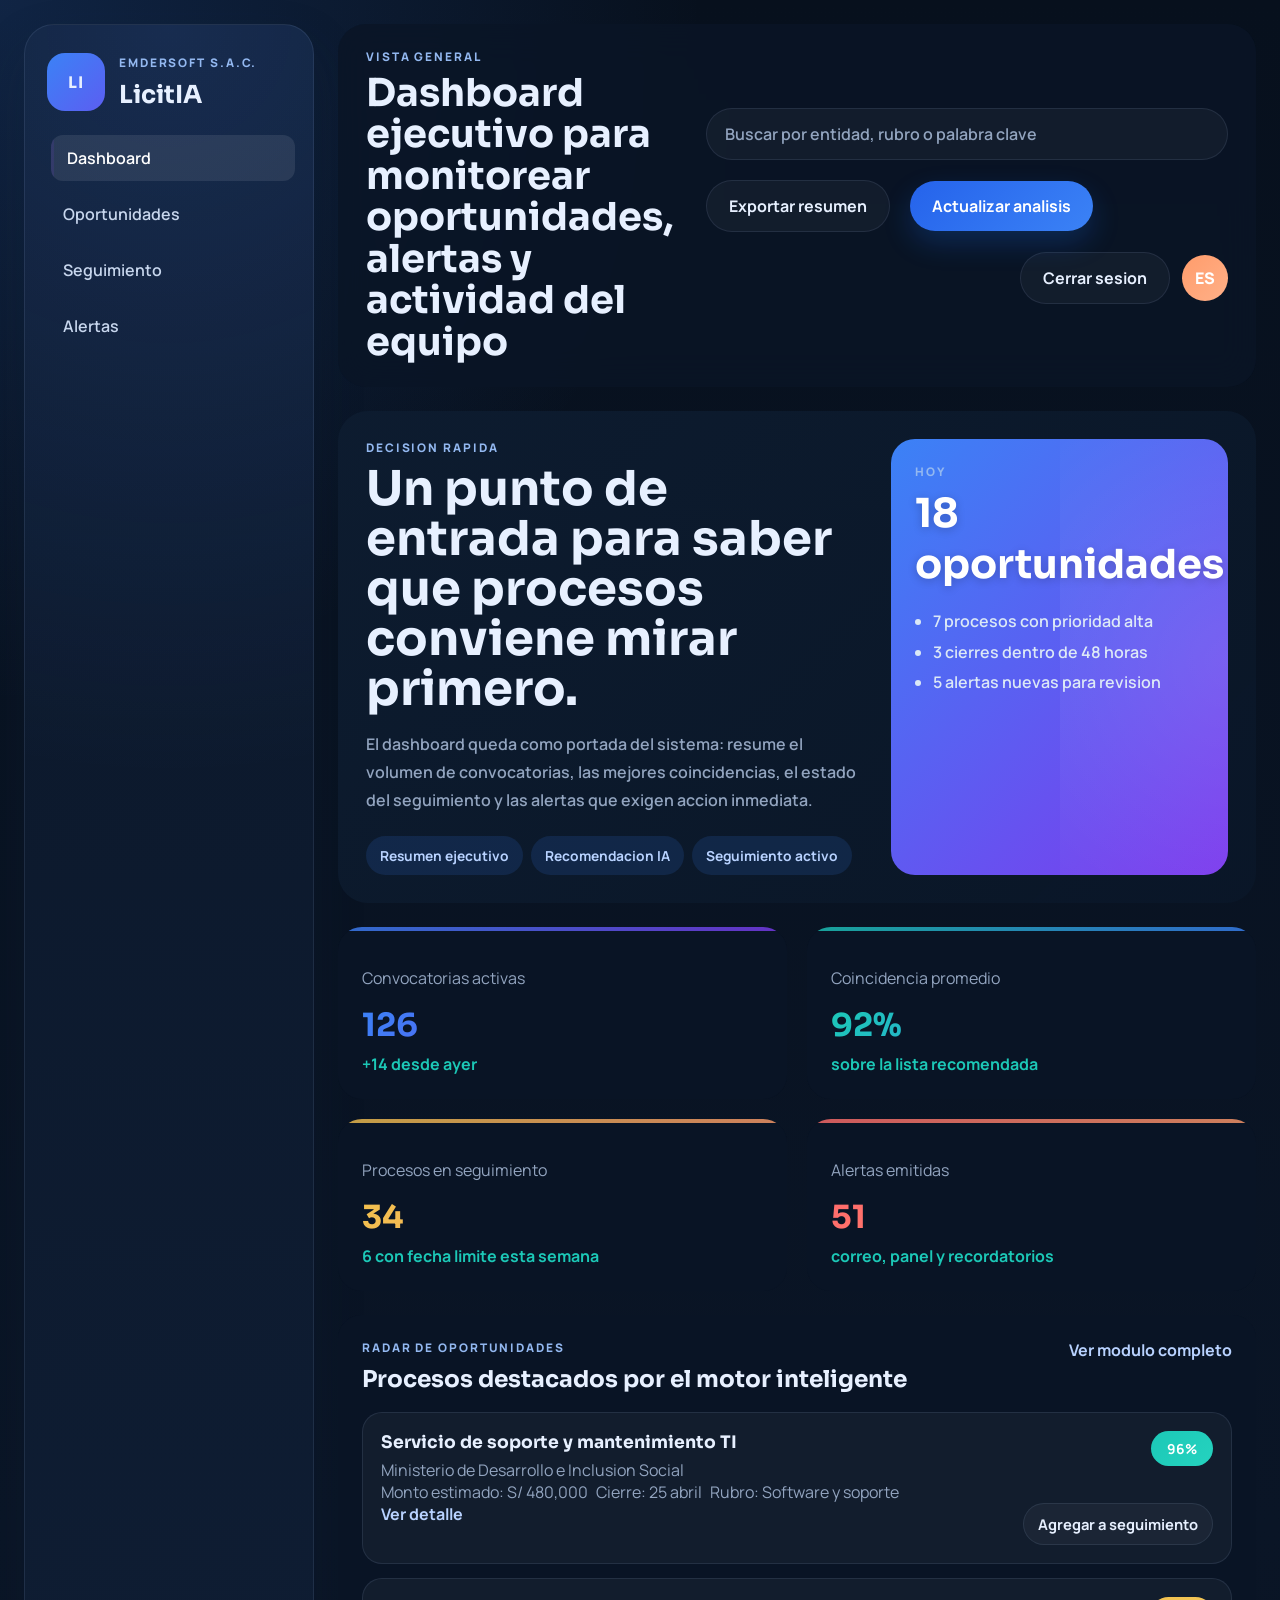
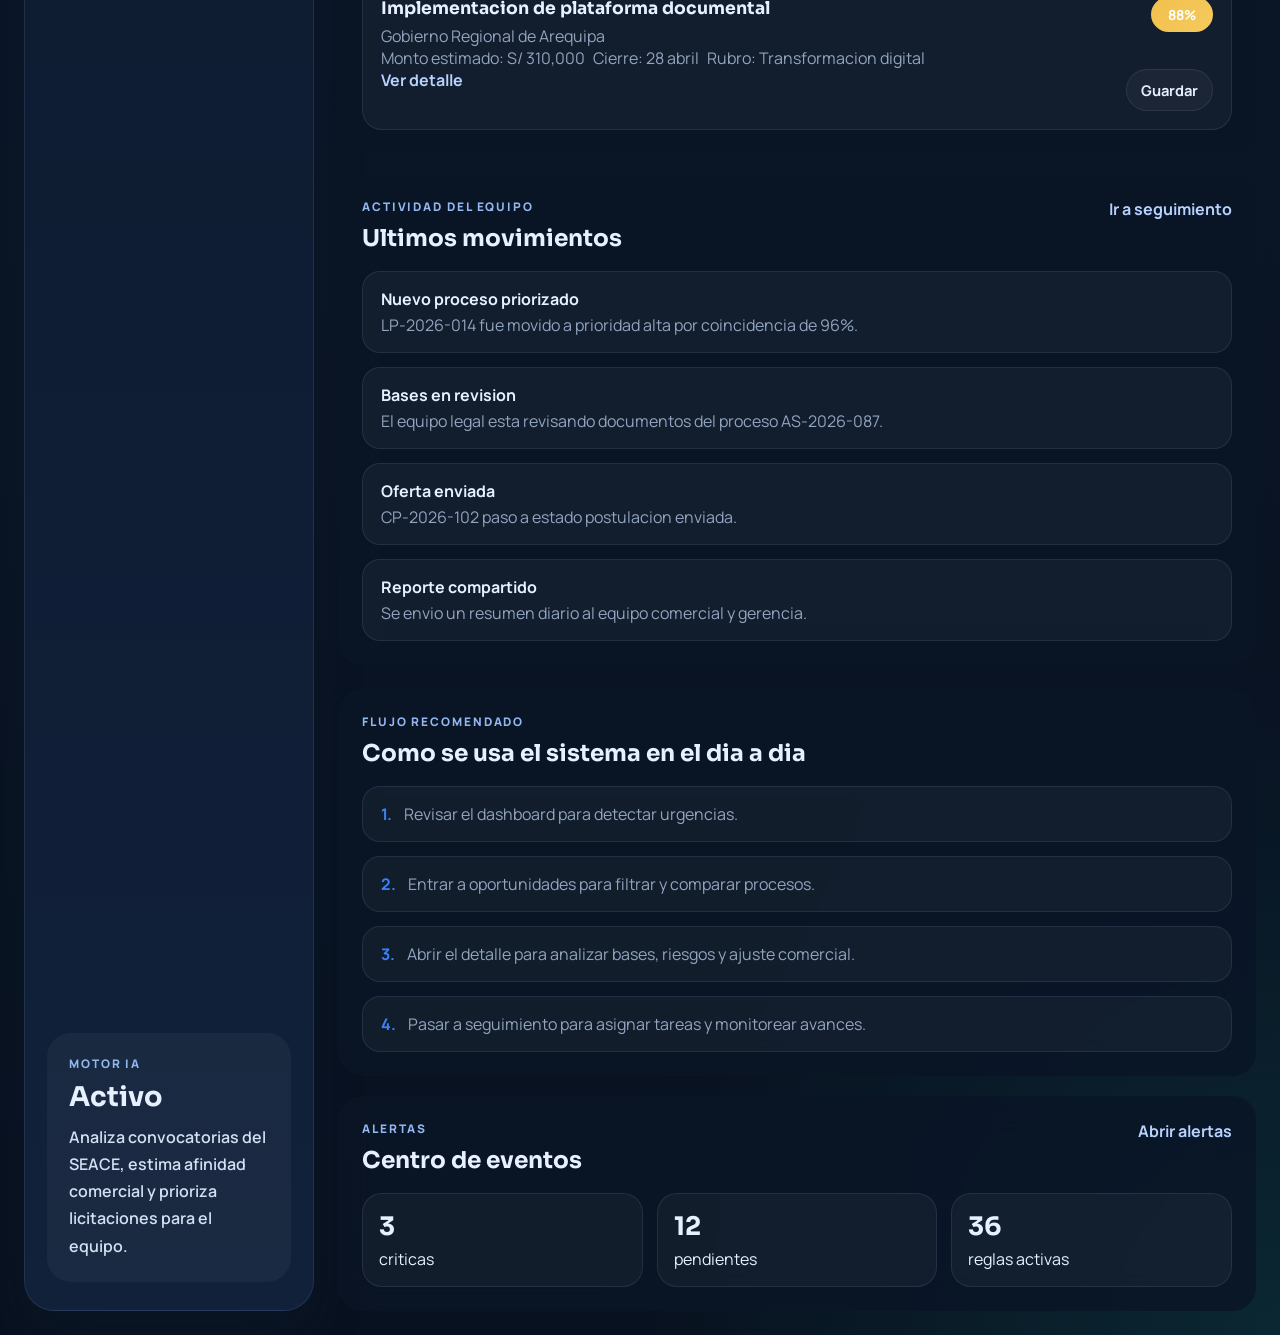
<file: index.html>
<!DOCTYPE html>
<html lang="es">
<head>
  <meta charset="UTF-8">
  <meta name="viewport" content="width=device-width, initial-scale=1.0">
  <title>LicitIA | Dashboard</title>
  <link rel="preconnect" href="https://fonts.googleapis.com">
  <link rel="preconnect" href="https://fonts.gstatic.com" crossorigin>
  <link href="https://fonts.googleapis.com/css2?family=Manrope:wght@400;500;700;800&family=Sora:wght@500;600;700&display=swap" rel="stylesheet">
  <link rel="stylesheet" href="style.css">
</head>
<body>
  <div class="app-shell">
    <aside class="sidebar">
      <a class="brand-block" href="index.html">
        <div class="brand-mark">LI</div>
        <div>
          <p class="eyebrow">Emdersoft S.A.C.</p>
          <h1>LicitIA</h1>
        </div>
      </a>

      <nav class="sidebar-nav">
        <a class="nav-item active" href="index.html">Dashboard</a>
        <a class="nav-item" href="oportunidades.html">Oportunidades</a>
        <a class="nav-item" href="seguimiento.html">Seguimiento</a>
        <a class="nav-item" href="alertas.html">Alertas</a>
      </nav>

      <div class="sidebar-card">
        <p class="eyebrow">Motor IA</p>
        <h2>Activo</h2>
        <p>Analiza convocatorias del SEACE, estima afinidad comercial y prioriza licitaciones para el equipo.</p>
      </div>
    </aside>

    <main class="main-panel">
      <header class="topbar">
        <div class="topbar-copy">
          <p class="eyebrow">Vista general</p>
          <h2>Dashboard ejecutivo para monitorear oportunidades, alertas y actividad del equipo</h2>
        </div>
        <div class="topbar-actions">
          <div class="search-box">Buscar por entidad, rubro o palabra clave</div>
          <button class="secondary-button" type="button" data-demo-message="Resumen exportado. El tablero quedaria listo para compartir con gerencia.">Exportar resumen</button>
          <button class="primary-button" type="button" data-demo-message="Analisis actualizado. Se recalculo la afinidad de convocatorias y se generaron nuevas alertas.">Actualizar analisis</button>
          <div class="account-actions">
            <a class="secondary-button logout-button" href="home.html">Cerrar sesion</a>
            <div class="user-chip">ES</div>
          </div>
        </div>
      </header>

      <section class="hero-panel">
        <div class="hero-copy">
          <p class="eyebrow">Decision rapida</p>
          <h3>Un punto de entrada para saber que procesos conviene mirar primero.</h3>
          <p class="description">
            El dashboard queda como portada del sistema: resume el volumen de convocatorias, las
            mejores coincidencias, el estado del seguimiento y las alertas que exigen accion inmediata.
          </p>
          <div class="hero-tags">
            <span>Resumen ejecutivo</span>
            <span>Recomendacion IA</span>
            <span>Seguimiento activo</span>
          </div>
        </div>

        <div class="hero-highlight">
          <p class="eyebrow">Hoy</p>
          <strong>18 oportunidades</strong>
          <ul class="summary-list">
            <li>7 procesos con prioridad alta</li>
            <li>3 cierres dentro de 48 horas</li>
            <li>5 alertas nuevas para revision</li>
          </ul>
        </div>
      </section>

      <section class="stats-grid">
        <article class="stat-card">
          <p>Convocatorias activas</p>
          <strong>126</strong>
          <span>+14 desde ayer</span>
        </article>
        <article class="stat-card">
          <p>Coincidencia promedio</p>
          <strong>92%</strong>
          <span>sobre la lista recomendada</span>
        </article>
        <article class="stat-card">
          <p>Procesos en seguimiento</p>
          <strong>34</strong>
          <span>6 con fecha limite esta semana</span>
        </article>
        <article class="stat-card">
          <p>Alertas emitidas</p>
          <strong>51</strong>
          <span>correo, panel y recordatorios</span>
        </article>
      </section>

      <section class="content-grid">
        <div class="panel-card">
          <div class="card-header">
            <div>
              <p class="eyebrow">Radar de oportunidades</p>
              <h3>Procesos destacados por el motor inteligente</h3>
            </div>
            <a class="text-link" href="oportunidades.html">Ver modulo completo</a>
          </div>

          <div class="opportunity-list">
            <article class="opportunity-card">
              <div class="opportunity-top">
                <div>
                  <h4>Servicio de soporte y mantenimiento TI</h4>
                  <p>Ministerio de Desarrollo e Inclusion Social</p>
                </div>
                <span class="score high">96%</span>
              </div>
              <div class="meta-row">
                <span>Monto estimado: S/ 480,000</span>
                <span>Cierre: 25 abril</span>
                <span>Rubro: Software y soporte</span>
              </div>
              <div class="inline-actions">
                <a class="text-link" href="detalle-licitacion.html">Ver detalle</a>
                <button class="secondary-button small-button" type="button" data-demo-message="Proceso agregado al seguimiento del equipo comercial.">Agregar a seguimiento</button>
              </div>
            </article>

            <article class="opportunity-card">
              <div class="opportunity-top">
                <div>
                  <h4>Implementacion de plataforma documental</h4>
                  <p>Gobierno Regional de Arequipa</p>
                </div>
                <span class="score medium">88%</span>
              </div>
              <div class="meta-row">
                <span>Monto estimado: S/ 310,000</span>
                <span>Cierre: 28 abril</span>
                <span>Rubro: Transformacion digital</span>
              </div>
              <div class="inline-actions">
                <a class="text-link" href="detalle-licitacion.html">Ver detalle</a>
                <button class="secondary-button small-button" type="button" data-demo-message="Se guardo la oportunidad en la bandeja de revision.">Guardar</button>
              </div>
            </article>
          </div>
        </div>

        <div class="panel-card">
          <div class="card-header">
            <div>
              <p class="eyebrow">Actividad del equipo</p>
              <h3>Ultimos movimientos</h3>
            </div>
            <a class="text-link" href="seguimiento.html">Ir a seguimiento</a>
          </div>

          <ul class="activity-list">
            <li>
              <strong>Nuevo proceso priorizado</strong>
              <span>LP-2026-014 fue movido a prioridad alta por coincidencia de 96%.</span>
            </li>
            <li>
              <strong>Bases en revision</strong>
              <span>El equipo legal esta revisando documentos del proceso AS-2026-087.</span>
            </li>
            <li>
              <strong>Oferta enviada</strong>
              <span>CP-2026-102 paso a estado postulacion enviada.</span>
            </li>
            <li>
              <strong>Reporte compartido</strong>
              <span>Se envio un resumen diario al equipo comercial y gerencia.</span>
            </li>
          </ul>
        </div>
      </section>

      <section class="bottom-grid">
        <div class="panel-card">
          <div class="card-header">
            <div>
              <p class="eyebrow">Flujo recomendado</p>
              <h3>Como se usa el sistema en el dia a dia</h3>
            </div>
          </div>
          <div class="mini-steps">
            <div><strong>1.</strong><span>Revisar el dashboard para detectar urgencias.</span></div>
            <div><strong>2.</strong><span>Entrar a oportunidades para filtrar y comparar procesos.</span></div>
            <div><strong>3.</strong><span>Abrir el detalle para analizar bases, riesgos y ajuste comercial.</span></div>
            <div><strong>4.</strong><span>Pasar a seguimiento para asignar tareas y monitorear avances.</span></div>
          </div>
        </div>

        <div class="panel-card">
          <div class="card-header">
            <div>
              <p class="eyebrow">Alertas</p>
              <h3>Centro de eventos</h3>
            </div>
            <a class="text-link" href="alertas.html">Abrir alertas</a>
          </div>
          <div class="mini-stats">
            <div>
              <strong>3</strong>
              <span>criticas</span>
            </div>
            <div>
              <strong>12</strong>
              <span>pendientes</span>
            </div>
            <div>
              <strong>36</strong>
              <span>reglas activas</span>
            </div>
          </div>
        </div>
      </section>

      <p id="message" class="message" aria-live="polite"></p>
    </main>
  </div>

  <script src="script.js"></script>
</body>
</html>
</file>
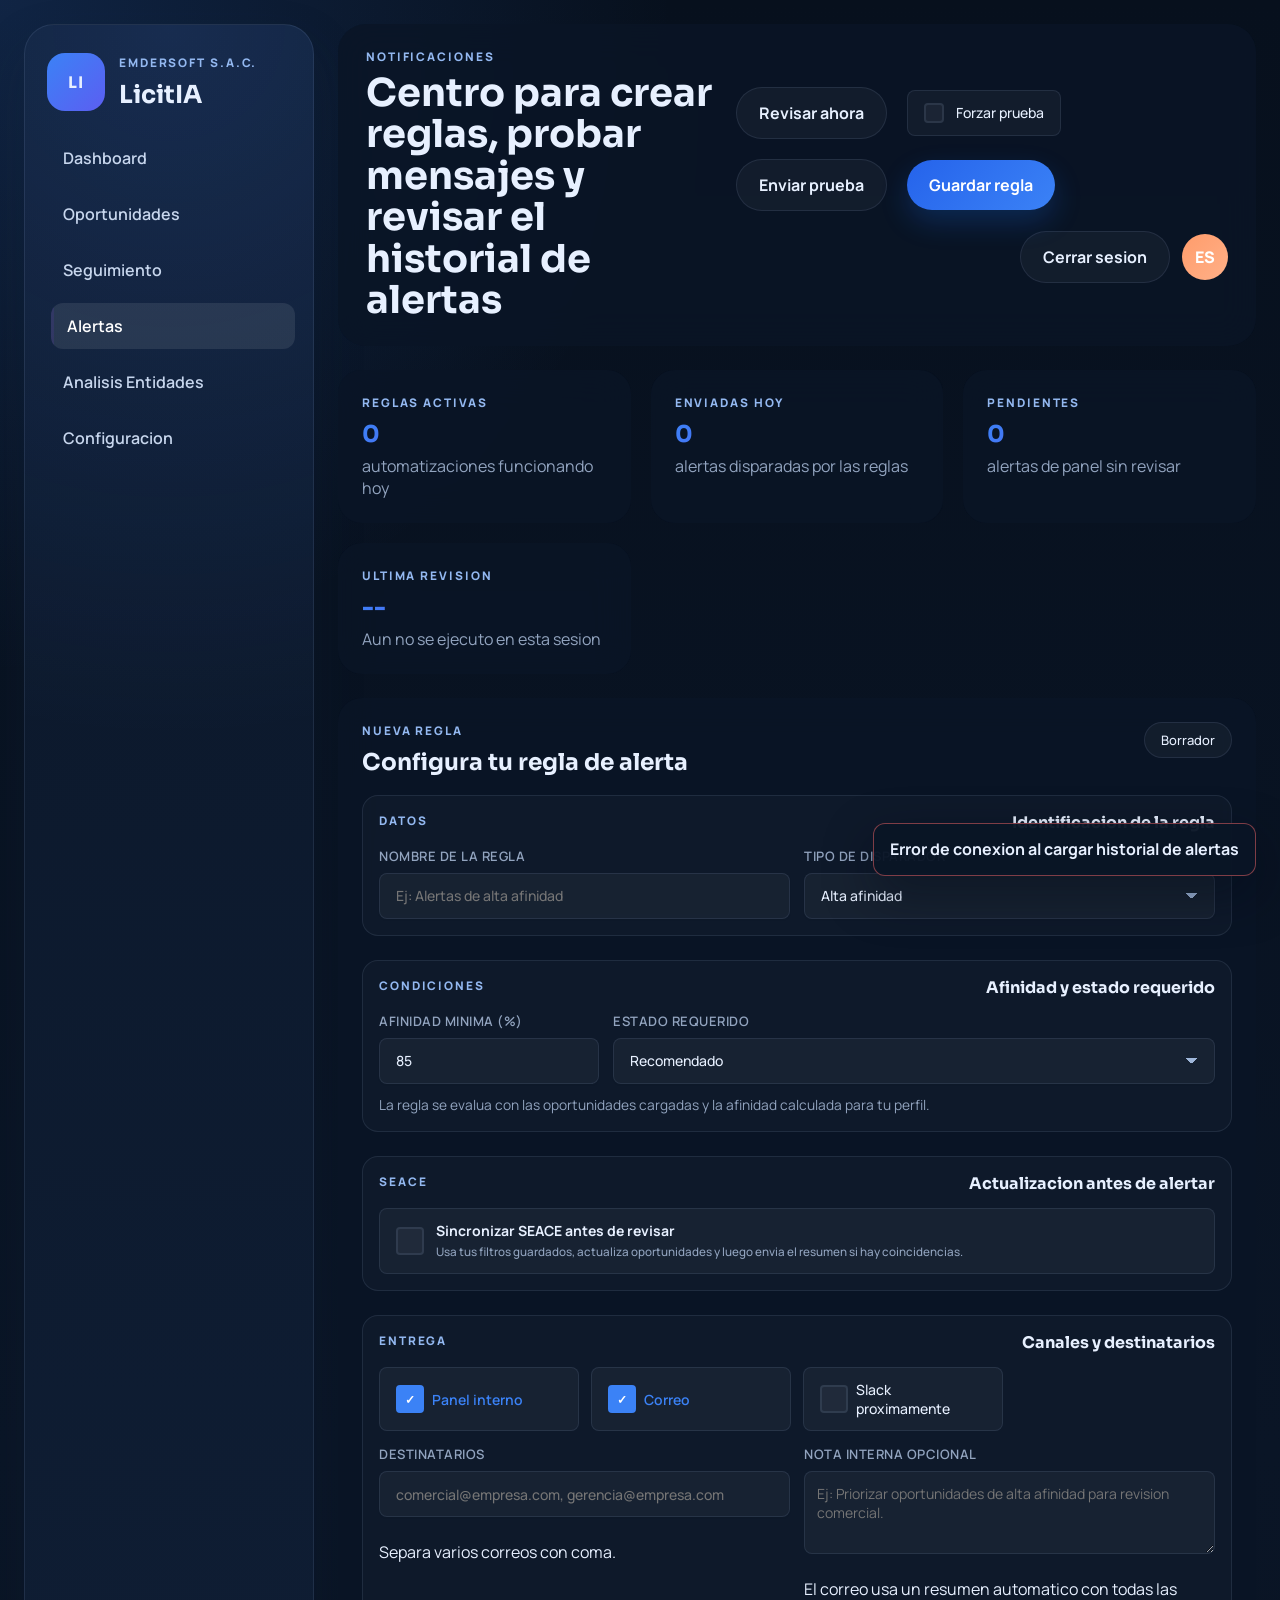
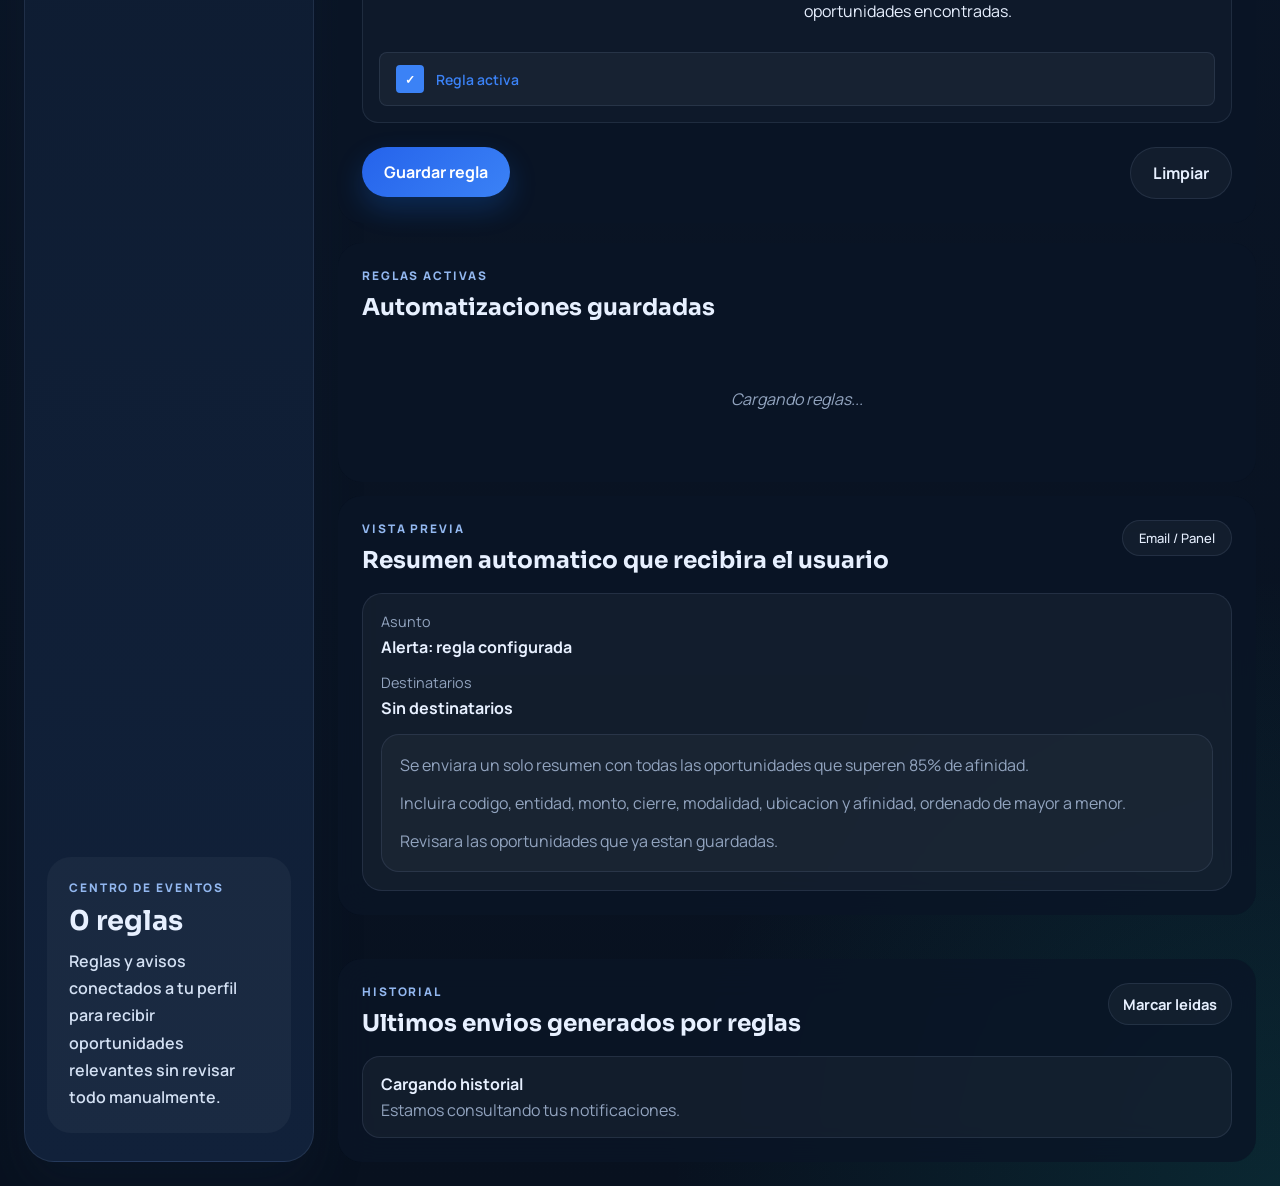
<file: alertas.html>
<!DOCTYPE html>
<html lang="es">
<head>
  <meta charset="UTF-8">
  <meta name="viewport" content="width=device-width, initial-scale=1.0">
  <title>LicitIA | Alertas</title>
  <link rel="preconnect" href="https://fonts.googleapis.com">
  <link rel="preconnect" href="https://fonts.gstatic.com" crossorigin>
  <link href="https://fonts.googleapis.com/css2?family=Manrope:wght@400;500;700;800&family=Sora:wght@500;600;700&display=swap" rel="stylesheet">
  <link rel="stylesheet" href="style.css?v=20260517-2">
</head>
<body>
  <div class="app-shell">
    <aside class="sidebar">
      <a class="brand-block" href="index.html">
        <div class="brand-mark">LI</div>
        <div>
          <p class="eyebrow">Emdersoft S.A.C.</p>
          <h1>LicitIA</h1>
        </div>
      </a>

      <nav class="sidebar-nav">
        <a class="nav-item" href="index.html">Dashboard</a>
        <a class="nav-item" href="oportunidades.html">Oportunidades</a>
        <a class="nav-item" href="seguimiento.html">Seguimiento</a>
        <a class="nav-item active" href="alertas.html">Alertas</a>
        <a class="nav-item" href="analisis-entidades.html">Analisis Entidades</a>
        <a class="nav-item" href="configuracion.html">Configuracion</a>
      </nav>

      <div class="sidebar-card">
        <p class="eyebrow">Centro de eventos</p>
        <h2 id="sidebarRuleCount">0 reglas</h2>
        <p>Reglas y avisos conectados a tu perfil para recibir oportunidades relevantes sin revisar todo manualmente.</p>
      </div>
    </aside>

    <main class="main-panel">
      <header class="topbar">
        <div class="topbar-copy">
          <p class="eyebrow">Notificaciones</p>
          <h2>Centro para crear reglas, probar mensajes y revisar el historial de alertas</h2>
        </div>
        <div class="topbar-actions">
          <button id="checkAlertsButton" class="secondary-button" type="button">Revisar ahora</button>
          <label class="checkbox-label compact-checkbox">
            <input type="checkbox" id="forceCheck">
            <span>Forzar prueba</span>
          </label>
          <button id="sendTestButton" class="secondary-button" type="button">Enviar prueba</button>
          <button id="saveRuleButton" class="primary-button" type="submit" form="alertRuleForm">Guardar regla</button>
          <div class="account-actions">
            <a class="secondary-button logout-button" href="home.html">Cerrar sesion</a>
            <div class="user-chip">ES</div>
          </div>
        </div>
      </header>

      <section class="summary-strip">
        <article class="panel-card">
          <p class="eyebrow">Reglas activas</p>
          <strong id="activeRulesCount">0</strong>
          <span>automatizaciones funcionando hoy</span>
        </article>
        <article class="panel-card">
          <p class="eyebrow">Enviadas hoy</p>
          <strong id="todayTriggeredCount">0</strong>
          <span>alertas disparadas por las reglas</span>
        </article>
        <article class="panel-card">
          <p class="eyebrow">Pendientes</p>
          <strong id="pendingCount">0</strong>
          <span>alertas de panel sin revisar</span>
        </article>
        <article class="panel-card">
          <p class="eyebrow">Ultima revision</p>
          <strong id="lastCheckTime">--</strong>
          <span id="lastCheckResult">Aun no se ejecuto en esta sesion</span>
        </article>
      </section>

      <section class="alert-layout">
        <div class="detail-stack">
          <article class="panel-card">
            <div class="card-header">
              <div>
                <p class="eyebrow">Nueva regla</p>
                <h3 id="ruleFormTitle">Configura tu regla de alerta</h3>
              </div>
              <span id="ruleFormBadge" class="tag">Borrador</span>
            </div>

            <form id="alertRuleForm" class="alert-form">
              <input type="hidden" id="ruleId" name="ruleId">

              <section class="form-section">
                <div class="form-section-title">
                  <p class="eyebrow">Datos</p>
                  <h4>Identificacion de la regla</h4>
                </div>
                <div class="form-grid">
                  <div class="form-group">
                    <label for="ruleName">Nombre de la regla</label>
                    <input type="text" id="ruleName" name="ruleName" placeholder="Ej: Alertas de alta afinidad" required>
                  </div>

                  <div class="form-group">
                    <label for="triggerType">Tipo de disparador</label>
                    <select id="triggerType" name="triggerType" class="form-control" required>
                      <option value="alta_afinidad">Alta afinidad</option>
                      <option value="nueva_oportunidad">Nueva oportunidad</option>
                      <option value="cierre_proximo">Cierre proximo</option>
                    </select>
                  </div>
                </div>
              </section>

              <section class="form-section">
                <div class="form-section-title">
                  <p class="eyebrow">Condiciones</p>
                  <h4>Afinidad y estado requerido</h4>
                </div>
                <div class="form-grid compact">
                  <div class="form-group">
                    <label for="affinityScore">Afinidad minima (%)</label>
                    <input type="number" id="affinityScore" name="affinityScore" min="0" max="100" value="85" required>
                  </div>

                  <div class="form-group">
                    <label for="status">Estado requerido</label>
                    <select id="status" name="status" class="form-control">
                      <option value="recomendado">Recomendado</option>
                      <option value="cualquiera">Cualquiera</option>
                    </select>
                  </div>
                </div>
                <p class="field-hint">La regla se evalua con las oportunidades cargadas y la afinidad calculada para tu perfil.</p>
              </section>

              <section class="form-section">
                <div class="form-section-title">
                  <p class="eyebrow">SEACE</p>
                  <h4>Actualizacion antes de alertar</h4>
                </div>
                <label class="checkbox-label option-card">
                  <input type="checkbox" id="syncBeforeCheck" name="syncBeforeCheck">
                  <span>
                    <strong>Sincronizar SEACE antes de revisar</strong>
                    <small>Usa tus filtros guardados, actualiza oportunidades y luego envia el resumen si hay coincidencias.</small>
                  </span>
                </label>
              </section>

              <section class="form-section">
                <div class="form-section-title">
                  <p class="eyebrow">Entrega</p>
                  <h4>Canales y destinatarios</h4>
                </div>
                <div class="checkbox-group">
                  <label class="checkbox-label">
                    <input type="checkbox" name="channels" value="panel" checked>
                    <span>Panel interno</span>
                  </label>
                  <label class="checkbox-label">
                    <input type="checkbox" name="channels" value="email" checked>
                    <span>Correo</span>
                  </label>
                  <label class="checkbox-label">
                    <input type="checkbox" name="channels" value="slack" disabled>
                    <span>Slack proximamente</span>
                  </label>
                </div>

                <div class="form-grid">
                  <div class="form-group">
                    <label for="recipients">Destinatarios</label>
                    <input type="text" id="recipients" name="recipients" placeholder="comercial@empresa.com, gerencia@empresa.com">
                    <p>Separa varios correos con coma.</p>
                  </div>

                  <div class="form-group">
                    <label for="messageTemplate">Nota interna opcional</label>
                    <textarea id="messageTemplate" name="messageTemplate" rows="3" placeholder="Ej: Priorizar oportunidades de alta afinidad para revision comercial."></textarea>
                    <p>El correo usa un resumen automatico con todas las oportunidades encontradas.</p>
                  </div>
                </div>

                <label class="checkbox-label">
                  <input type="checkbox" id="isActive" name="isActive" checked>
                  <span>Regla activa</span>
                </label>
              </section>

              <div class="inline-actions">
                <button class="primary-button" type="submit">Guardar regla</button>
                <button id="resetRuleButton" class="secondary-button" type="button">Limpiar</button>
              </div>
            </form>
          </article>

        </div>

        <div class="side-stack">
          <article class="panel-card">
            <div class="card-header">
              <div>
                <p class="eyebrow">Reglas activas</p>
                <h3>Automatizaciones guardadas</h3>
              </div>
            </div>
            <div id="rulesList" class="rule-list">
              <p class="empty-state">Cargando reglas...</p>
            </div>
          </article>

          <article class="panel-card">
            <div class="card-header">
              <div>
                <p class="eyebrow">Vista previa</p>
                <h3>Resumen automatico que recibira el usuario</h3>
              </div>
              <span class="tag">Email / Panel</span>
            </div>
            <div class="preview-card">
              <div class="preview-line">
                <span>Asunto</span>
                <strong id="previewSubject">Alerta: regla configurada</strong>
              </div>
              <div class="preview-line">
                <span>Destinatarios</span>
                <strong id="previewRecipients">Sin destinatarios</strong>
              </div>
              <div id="previewMessage" class="preview-message">
                <p>El correo agrupara todas las oportunidades que superen la afinidad minima, ordenadas de mayor a menor afinidad.</p>
              </div>
            </div>
          </article>
        </div>
      </section>

      <section class="panel-card alert-history-panel">
        <div class="card-header">
          <div>
            <p class="eyebrow">Historial</p>
            <h3>Ultimos envios generados por reglas</h3>
          </div>
          <button id="markAllReadButton" class="secondary-button small-button" type="button">Marcar leidas</button>
        </div>
        <ul id="notificationList" class="activity-list">
          <li>
            <strong>Cargando historial</strong>
            <span>Estamos consultando tus notificaciones.</span>
          </li>
        </ul>
      </section>

      <p id="message" class="message" aria-live="polite"></p>
    </main>
  </div>

  <script src="script.js"></script>
  <script src="alertas.js?v=20260515-3"></script>
</body>
</html>
</file>
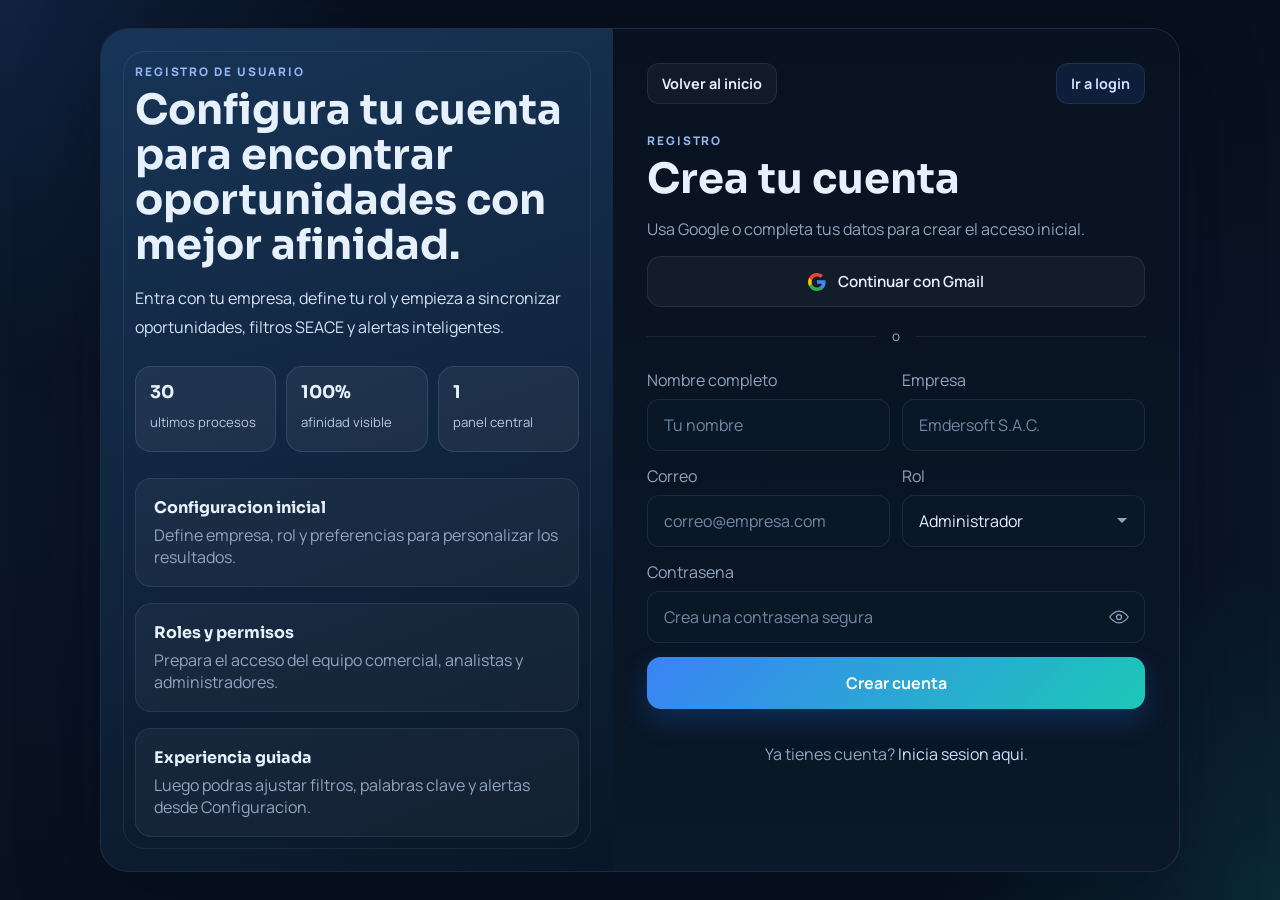
<file: completar-perfil.html>
<!DOCTYPE html>
<html lang="es">
<head>
  <meta charset="UTF-8">
  <meta name="viewport" content="width=device-width, initial-scale=1.0">
  <title>LicitIA | Completar Perfil</title>
  <link rel="preconnect" href="https://fonts.googleapis.com">
  <link rel="preconnect" href="https://fonts.gstatic.com" crossorigin>
  <link href="https://fonts.googleapis.com/css2?family=Manrope:wght@400;500;700;800&family=Sora:wght@500;600;700&display=swap" rel="stylesheet">
  <link rel="stylesheet" href="auth.css">
</head>
<body>
  <main class="auth-page">
    <div class="auth-shell">
      <section class="auth-side">
        <p class="eyebrow">Completa tu perfil</p>
        <h1>Último paso para personalizar tu experiencia.</h1>
        <p class="lead">
          Cuéntanos un poco sobre tu empresa para ofrecerte licitaciones relevantes desde el primer día.
        </p>
      </section>

      <section class="auth-main">
        <div class="top-links">
          <a class="back-link" href="home.html">Volver al inicio</a>
        </div>

        <p class="eyebrow">Bienvenido</p>
        <h2 id="userName">Completa tu perfil</h2>
        <p class="help-text">Solo necesitamos un par de datos para personalizar tu dashboard.</p>

        <form class="auth-form" id="completeProfileForm">
          <div class="form-field">
            <label for="companyName">Nombre de tu empresa *</label>
            <input id="companyName" name="companyName" type="text" placeholder="Ej: Emdersoft S.A.C." required>
          </div>

          <div class="form-field">
            <label for="role">Tu rol en la empresa *</label>
            <select id="role" name="role" required>
              <option value="">Selecciona tu rol</option>
              <option value="Gerente">Gerente / Director</option>
              <option value="Analista">Analista de licitaciones</option>
              <option value="Comercial">Ejecutivo comercial</option>
              <option value="Consultor">Consultor</option>
              <option value="Otro">Otro</option>
            </select>
          </div>

          <div class="form-field">
            <label for="phone">Teléfono (opcional)</label>
            <input id="phone" name="phone" type="tel" placeholder="+51 999 999 999">
          </div>

          <p class="terms-note">
            Al completar tu perfil, aceptas nuestros <a href="#">términos de servicio</a> y <a href="#">política de privacidad</a>.
          </p>

          <button type="submit" class="cta-button">
            Ir al Dashboard
            <svg width="16" height="16" viewBox="0 0 24 24" fill="none" xmlns="http://www.w3.org/2000/svg">
              <path d="M5 12H19M19 12L12 5M19 12L12 19" stroke="currentColor" stroke-width="2" stroke-linecap="round" stroke-linejoin="round"/>
            </svg>
          </button>
        </form>
      </section>
    </div>
  </main>

  <script>
    // Get user data from URL params
    const urlParams = new URLSearchParams(window.location.search);
    const token = decodeURIComponent(urlParams.get('token') || '');
    const name = decodeURIComponent(urlParams.get('name') || '');
    const email = decodeURIComponent(urlParams.get('email') || '');

    if (!token) {
      window.location.href = 'registro.html';
    }

    // Show user name
    if (name) {
      document.getElementById('userName').textContent = `¡Hola, ${name}!`;
    }

    // Form submission
    document.getElementById('completeProfileForm').addEventListener('submit', async (e) => {
      e.preventDefault();

      const formData = {
        companyName: document.getElementById('companyName').value,
        role: document.getElementById('role').value,
        phone: document.getElementById('phone').value,
        token: token,
        email: email
      };

      try {
        const response = await fetch('/api/auth/complete-profile', {
          method: 'POST',
          headers: {
            'Content-Type': 'application/json'
          },
          body: JSON.stringify(formData)
        });

        if (response.ok) {
          // Store token and redirect to dashboard
          localStorage.setItem('authToken', token);
          localStorage.setItem('authUser', JSON.stringify({
            fullName: name,
            email: email,
            role: formData.role
          }));
          window.AUTH_TOKEN = token;
          window.location.href = 'index.html';
        } else {
          const error = await response.json();
          alert(error.message || 'Error al completar perfil');
        }
      } catch (error) {
        alert('Error de conexión. Intenta de nuevo.');
      }
    });
  </script>
</body>
</html>
</file>
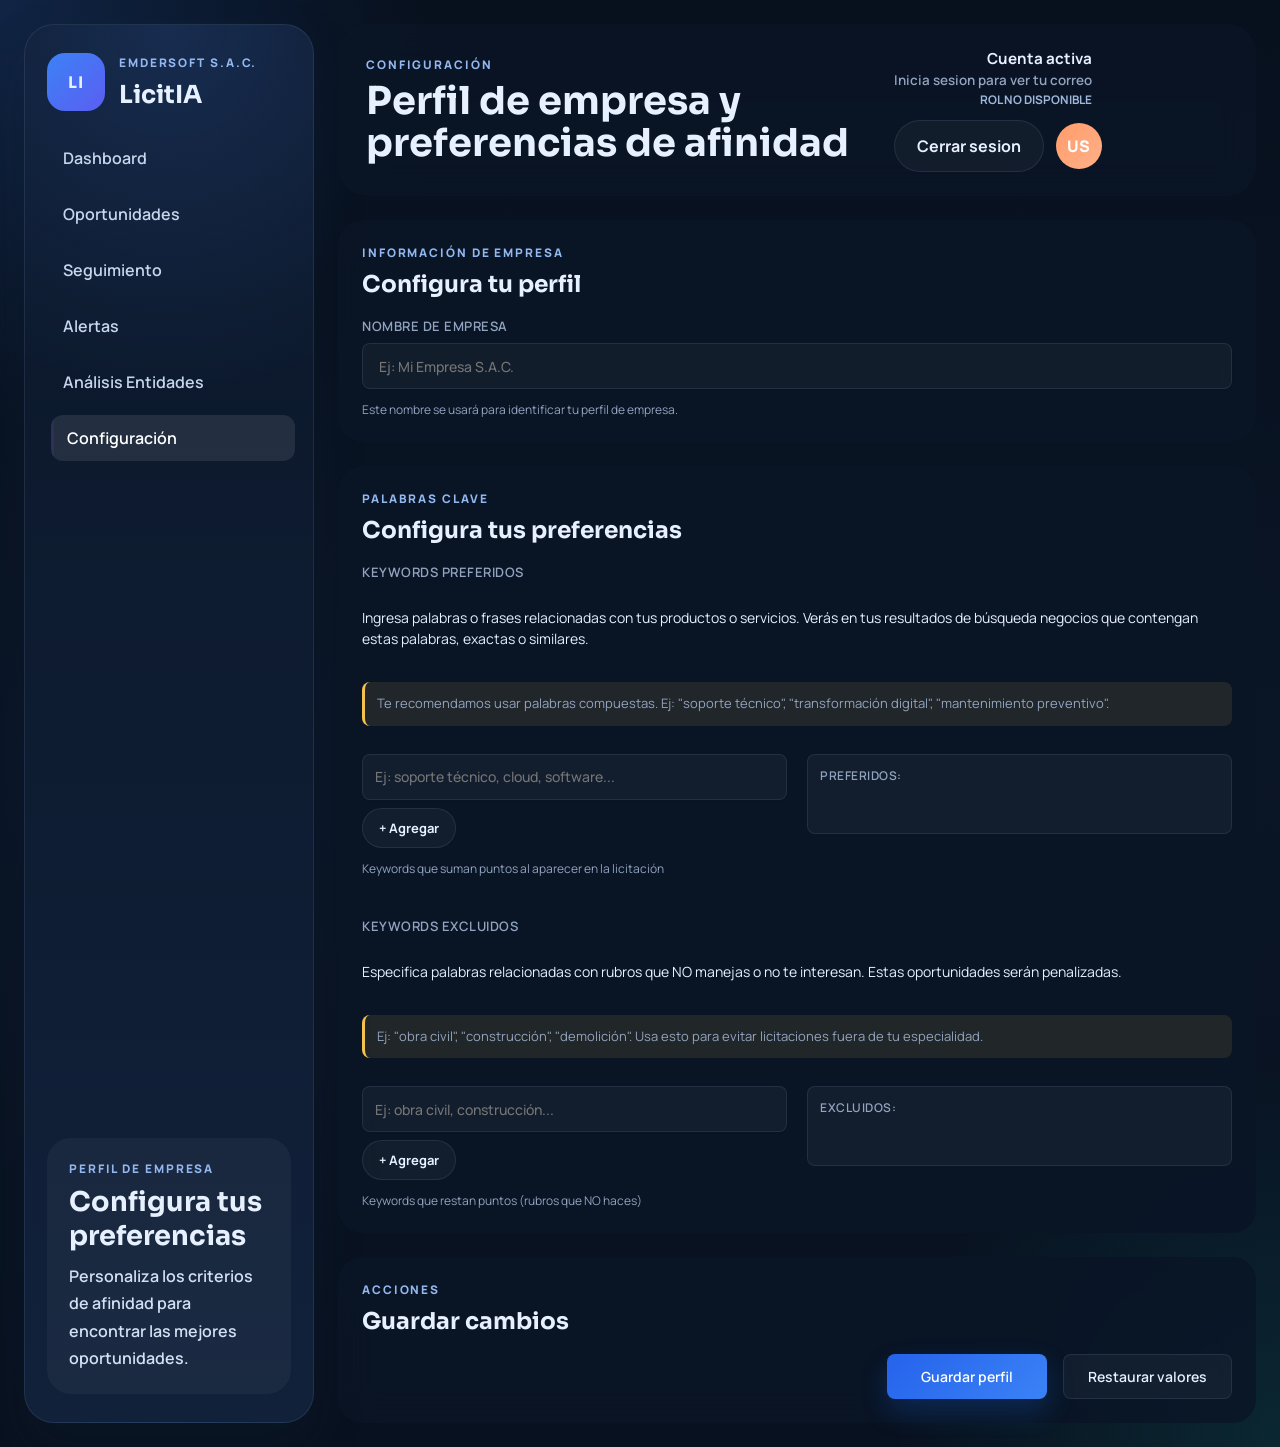
<file: configuracion.html>
<!DOCTYPE html>
<html lang="es">
<head>
  <meta charset="UTF-8">
  <meta name="viewport" content="width=device-width, initial-scale=1.0">
  <title>LicitIA | Configuración</title>
  <link rel="icon" href="data:image/svg+xml,<svg xmlns='http://www.w3.org/2000/svg' viewBox='0 0 100 100'><text y='.9em' font-size='90'>📋</text></svg>">
  <link rel="preconnect" href="https://fonts.googleapis.com">
  <link rel="preconnect" href="https://fonts.gstatic.com" crossorigin>
  <link href="https://fonts.googleapis.com/css2?family=Manrope:wght@400;500;700;800&family=Sora:wght@500;600;700&display=swap" rel="stylesheet">
  <link rel="stylesheet" href="style.css?v=20260512-6">
</head>
<body>
  <div class="app-shell">
    <aside class="sidebar">
      <a class="brand-block" href="index.html">
        <div class="brand-mark">LI</div>
        <div>
          <p class="eyebrow">Emdersoft S.A.C.</p>
          <h1>LicitIA</h1>
        </div>
      </a>

      <nav class="sidebar-nav">
        <a class="nav-item" href="index.html">Dashboard</a>
        <a class="nav-item" href="oportunidades.html">Oportunidades</a>
        <a class="nav-item" href="seguimiento.html">Seguimiento</a>
        <a class="nav-item" href="alertas.html">Alertas</a>
        <a class="nav-item" href="analisis-entidades.html">Análisis Entidades</a>
        <a class="nav-item active" href="configuracion.html">Configuración</a>
      </nav>

      <div class="sidebar-card">
        <p class="eyebrow">Perfil de empresa</p>
        <h2>Configura tus preferencias</h2>
        <p>Personaliza los criterios de afinidad para encontrar las mejores oportunidades.</p>
      </div>
    </aside>

    <main class="main-panel">
      <header class="topbar">
        <div class="topbar-copy">
          <p class="eyebrow">Configuración</p>
          <h2>Perfil de empresa y preferencias de afinidad</h2>
        </div>
        <div class="topbar-actions">
          <div class="account-actions">
            <div class="account-summary" aria-label="Cuenta activa">
              <strong id="accountName">Cuenta activa</strong>
              <span id="accountEmail">Inicia sesion para ver tu correo</span>
              <small id="accountRole">Rol no disponible</small>
            </div>
            <a class="secondary-button logout-button" href="home.html">Cerrar sesion</a>
            <div id="userChip" class="user-chip">US</div>
          </div>
        </div>
      </header>

      <section class="config-layout">
        <div class="panel-card">
          <div class="card-header">
            <div>
              <p class="eyebrow">Información de Empresa</p>
              <h3>Configura tu perfil</h3>
            </div>
          </div>

          <div class="form-group">
            <label for="companyName">Nombre de Empresa</label>
            <input type="text" id="companyName" placeholder="Ej: Mi Empresa S.A.C." class="form-control">
            <small class="help-text">Este nombre se usará para identificar tu perfil de empresa.</small>
          </div>
        </div>

        <div class="panel-card">
          <div class="card-header">
            <div>
              <p class="eyebrow">Palabras Clave</p>
              <h3>Configura tus preferencias</h3>
            </div>
          </div>

          <div class="multi-select-form">
            <div class="form-group tag-editor">
              <label>Keywords preferidos</label>
              <p class="field-description">
                Ingresa palabras o frases relacionadas con tus productos o servicios. Verás en tus resultados de búsqueda negocios que contengan estas palabras, exactas o similares.
              </p>
              <p class="field-tip"> Te recomendamos usar palabras compuestas. Ej: "soporte técnico", "transformación digital", "mantenimiento preventivo".</p>
              <div class="tag-editor-row">
                <div class="tag-input-section">
                  <input type="text" id="preferredKeywordInput" placeholder="Ej: soporte técnico, cloud, software...">
                  <button type="button" id="addPreferredKeyword" class="secondary-button">+ Agregar</button>
                  <small class="help-text">Keywords que suman puntos al aparecer en la licitación</small>
                </div>
                <div class="tag-display-section">
                  <div class="tag-display-label">Preferidos:</div>
                  <div id="preferredKeywordsList" class="tag-list"></div>
                </div>
              </div>
            </div>

            <div class="form-group tag-editor" style="margin-top: 20px;">
              <label>Keywords excluidos</label>
              <p class="field-description">
                Especifica palabras relacionadas con rubros que NO manejas o no te interesan. Estas oportunidades serán penalizadas.
              </p>
              <p class="field-tip"> Ej: "obra civil", "construcción", "demolición". Usa esto para evitar licitaciones fuera de tu especialidad.</p>
              <div class="tag-editor-row">
                <div class="tag-input-section">
                  <input type="text" id="excludedKeywordInput" placeholder="Ej: obra civil, construcción...">
                  <button type="button" id="addExcludedKeyword" class="secondary-button">+ Agregar</button>
                  <small class="help-text">Keywords que restan puntos (rubros que NO haces)</small>
                </div>
                <div class="tag-display-section">
                  <div class="tag-display-label">Excluidos:</div>
                  <div id="excludedKeywordsList" class="tag-list"></div>
                </div>
              </div>
            </div>
          </div>
        </div>

        <div class="panel-card">
          <div class="card-header">
            <div>
              <p class="eyebrow">Acciones</p>
              <h3>Guardar cambios</h3>
            </div>
          </div>

          <div class="form-actions">
            <button type="button" id="saveProfile" class="primary-button">Guardar perfil</button>
            <button type="button" id="resetProfile" class="secondary-button">Restaurar valores</button>
          </div>
        </div>
      </section>

      <p id="message" class="message" aria-live="polite"></p>
    </main>
  </div>

  <script src="config.js?v=20260512-5"></script>
</body>
</html>
</file>
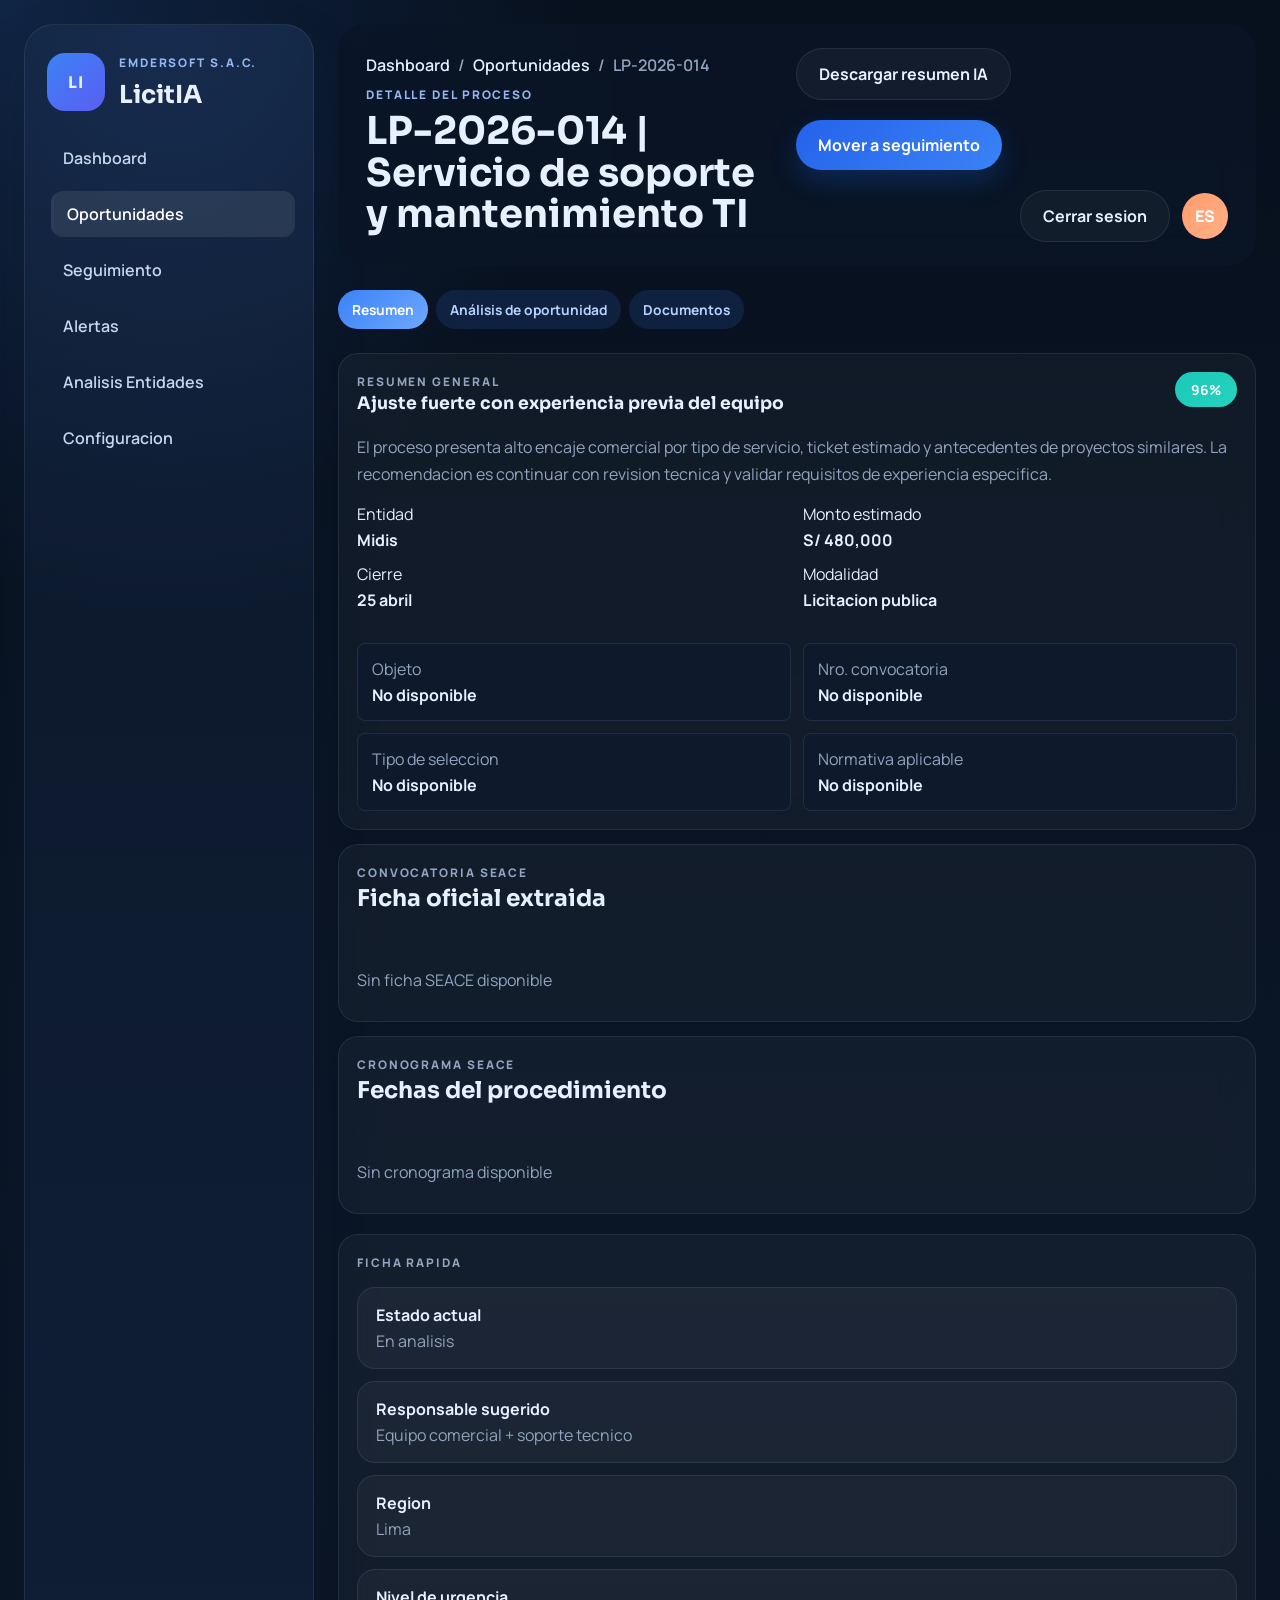
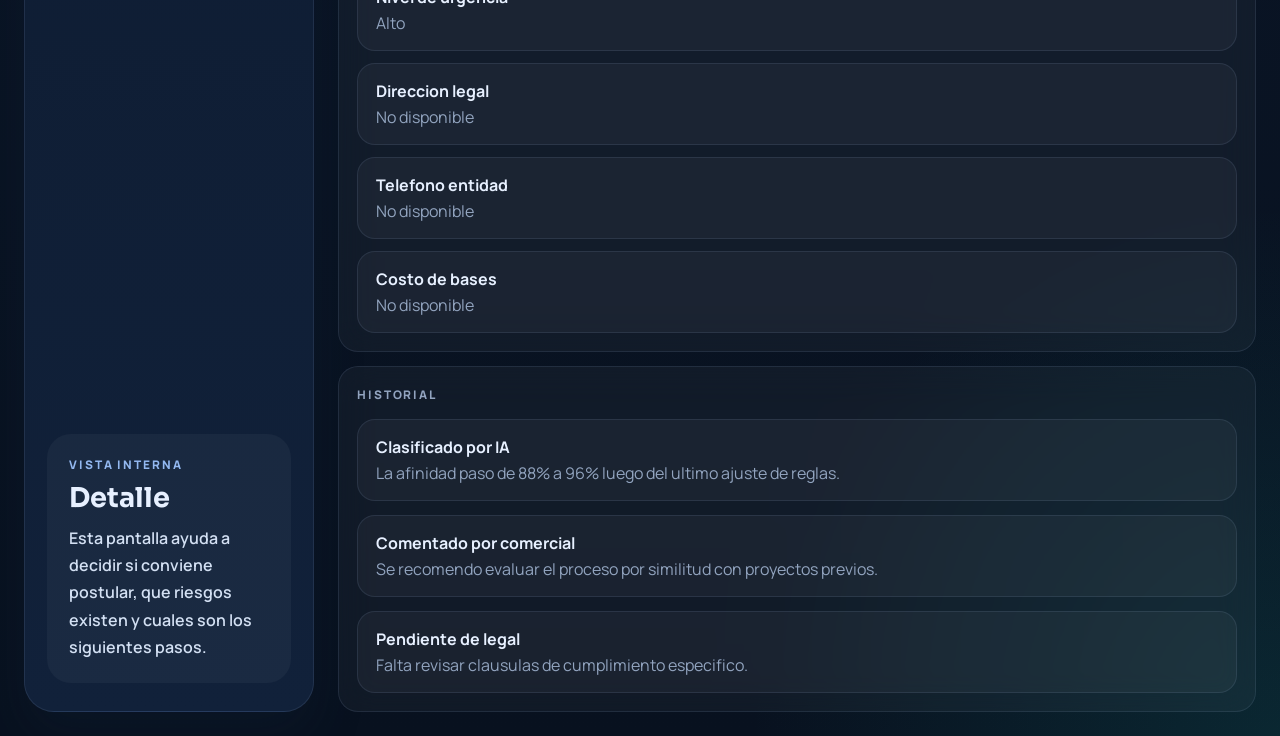
<file: detalle-licitacion.html>
<!DOCTYPE html>
<html lang="es">
<head>
  <meta charset="UTF-8">
  <meta name="viewport" content="width=device-width, initial-scale=1.0">
  <title>LicitIA | Detalle de Licitacion</title>
  <link rel="preconnect" href="https://fonts.googleapis.com">
  <link rel="preconnect" href="https://fonts.gstatic.com" crossorigin>
  <link href="https://fonts.googleapis.com/css2?family=Manrope:wght@400;500;700;800&family=Sora:wght@500;600;700&display=swap" rel="stylesheet">
  <link rel="stylesheet" href="style.css?v=20260517-2">
</head>
<body>
  <div class="app-shell">
    <aside class="sidebar">
      <a class="brand-block" href="index.html">
        <div class="brand-mark">LI</div>
        <div>
          <p class="eyebrow">Emdersoft S.A.C.</p>
          <h1>LicitIA</h1>
        </div>
      </a>

      <nav class="sidebar-nav">
        <a class="nav-item" href="index.html">Dashboard</a>
        <a class="nav-item active" href="oportunidades.html">Oportunidades</a>
        <a class="nav-item" href="seguimiento.html">Seguimiento</a>
        <a class="nav-item" href="alertas.html">Alertas</a>
        <a class="nav-item" href="analisis-entidades.html">Analisis Entidades</a>
        <a class="nav-item" href="configuracion.html">Configuracion</a>
      </nav>

      <div class="sidebar-card">
        <p class="eyebrow">Vista interna</p>
        <h2>Detalle</h2>
        <p>Esta pantalla ayuda a decidir si conviene postular, que riesgos existen y cuales son los siguientes pasos.</p>
      </div>
    </aside>

    <main class="main-panel">
      <header class="topbar">
        <div class="topbar-copy">
          <div class="breadcrumb">
            <a href="index.html">Dashboard</a>
            <span>/</span>
            <a href="oportunidades.html">Oportunidades</a>
            <span>/</span>
            <span id="detailBreadcrumbCode">LP-2026-014</span>
          </div>
          <p class="eyebrow">Detalle del proceso</p>
          <h2 id="detailHeading">LP-2026-014 | Servicio de soporte y mantenimiento TI</h2>
        </div>
        <div class="topbar-actions">
          <button class="secondary-button" type="button" data-demo-message="Se descargo el resumen IA en formato PDF.">Descargar resumen IA</button>
          <button class="primary-button" type="button" data-demo-message="El proceso paso al modulo de seguimiento del equipo.">Mover a seguimiento</button>
          <div class="account-actions">
            <a class="secondary-button logout-button" href="home.html">Cerrar sesion</a>
            <div class="user-chip">ES</div>
          </div>
        </div>
      </header>

      <nav class="page-tabs" aria-label="Secciones del detalle">
        <a class="active" href="#resumen">Resumen</a>
        <a href="#ia">Análisis de oportunidad</a>
        <a href="#documentos">Documentos</a>
      </nav>

      <section class="detail-layout">
        <div class="detail-stack">
          <article class="panel-card detail-block detail-tab-panel" id="resumen" data-detail-tab="resumen">
            <div class="detail-header">
              <div>
                <p class="eyebrow">Resumen general</p>
                <h3 id="detailInsightTitle">Ajuste fuerte con experiencia previa del equipo</h3>
              </div>
              <span class="score high" id="detailScore">96%</span>
            </div>
            <p id="detailSummary">
              El proceso presenta alto encaje comercial por tipo de servicio, ticket estimado y antecedentes de proyectos similares.
              La recomendacion es continuar con revision tecnica y validar requisitos de experiencia especifica.
            </p>
            <div class="detail-meta">
              <div><span>Entidad</span><strong id="detailEntity">Midis</strong></div>
              <div><span>Monto estimado</span><strong id="detailAmount">S/ 480,000</strong></div>
              <div><span>Cierre</span><strong id="detailClosingDate">25 abril</strong></div>
              <div><span>Modalidad</span><strong id="detailModality">Licitacion publica</strong></div>
            </div>
            <div class="seace-detail-grid">
              <div><span>Objeto</span><strong id="detailContractObject">No disponible</strong></div>
              <div><span>Nro. convocatoria</span><strong id="detailConvocationNumber">No disponible</strong></div>
              <div><span>Tipo de seleccion</span><strong id="detailSelectionType">No disponible</strong></div>
              <div><span>Normativa aplicable</span><strong id="detailRegulation">No disponible</strong></div>
            </div>
          </article>

          <article class="panel-card detail-block detail-tab-panel" id="ficha-seace" data-detail-tab="resumen">
            <div class="card-header">
              <div>
                <p class="eyebrow">Convocatoria SEACE</p>
                <h3>Ficha oficial extraida</h3>
              </div>
            </div>
            <div class="seace-field-list" id="detailSeaceFields">
              <div class="schedule-empty">Sin ficha SEACE disponible</div>
            </div>
          </article>

          <article class="panel-card detail-block schedule-block detail-tab-panel" data-detail-tab="resumen">
            <div class="card-header">
              <div>
                <p class="eyebrow">Cronograma SEACE</p>
                <h3>Fechas del procedimiento</h3>
              </div>
            </div>
            <div class="schedule-list" id="detailScheduleList">
              <div class="schedule-empty">Sin cronograma disponible</div>
            </div>
          </article>

          <article class="panel-card detail-block detail-tab-panel" id="documentos" data-detail-tab="documentos" hidden>
            <div class="card-header">
              <div>
                <p class="eyebrow">Documentos SEACE</p>
                <h3>Lista de documentos por etapa</h3>
              </div>
            </div>
            <div class="schedule-list" id="detailDocumentsList">
              <div class="schedule-empty">Sin documentos disponibles</div>
            </div>
          </article>

          <article class="panel-card detail-block detail-tab-panel" id="ia" data-detail-tab="ia" hidden>
            <div class="card-header">
              <div>
                <p class="eyebrow">Análisis de oportunidad</p>
                <h3>Resumen avanzado con Gemini</h3>
              </div>
              <span class="tag" id="aiQuotaTag">IA opcional</span>
            </div>
            <div class="ai-panel">
              <p id="aiStatusText">La recomendacion basica ya esta disponible. Gemini se usa solo si solicitas analisis avanzado.</p>
              <button class="primary-button" id="runAiAnalysisButton" type="button">Analizar con IA</button>
              <div class="check-list ai-analysis-list" id="aiAnalysisList">
                <div class="check-item">
                  <span class="check-mark">1</span>
                  <div>
                    <strong>Recomendacion local</strong>
                    <p>Usa el puntaje de afinidad y tus keywords sin consumir Gemini.</p>
                  </div>
                </div>
              </div>
            </div>
          </article>
        </div>

        <div class="side-stack">
          <article class="panel-card detail-block">
            <p class="eyebrow">Ficha rapida</p>
            <div class="info-list">
              <div class="info-item"><strong>Estado actual</strong><span id="detailStatus">En analisis</span></div>
              <div class="info-item"><strong>Responsable sugerido</strong><span>Equipo comercial + soporte tecnico</span></div>
              <div class="info-item"><strong>Region</strong><span id="detailLocation">Lima</span></div>
              <div class="info-item"><strong>Nivel de urgencia</strong><span id="detailUrgency">Alto</span></div>
              <div class="info-item"><strong>Direccion legal</strong><span id="detailLegalAddress">No disponible</span></div>
              <div class="info-item"><strong>Telefono entidad</strong><span id="detailEntityPhone">No disponible</span></div>
              <div class="info-item"><strong>Costo de bases</strong><span id="detailBasesCost">No disponible</span></div>
            </div>
          </article>

          <article class="panel-card detail-block" id="historial">
            <p class="eyebrow">Historial</p>
            <ul class="activity-list">
              <li>
                <strong>Clasificado por IA</strong>
                <span>La afinidad paso de 88% a 96% luego del ultimo ajuste de reglas.</span>
              </li>
              <li>
                <strong>Comentado por comercial</strong>
                <span>Se recomendo evaluar el proceso por similitud con proyectos previos.</span>
              </li>
              <li>
                <strong>Pendiente de legal</strong>
                <span>Falta revisar clausulas de cumplimiento especifico.</span>
              </li>
            </ul>
          </article>
        </div>
      </section>

      <p id="message" class="message" aria-live="polite"></p>
    </main>
  </div>

  <div class="pdf-viewer-modal" id="pdfViewerModal" aria-hidden="true">
    <div class="pdf-viewer-shell" role="dialog" aria-modal="true" aria-labelledby="pdfViewerTitle">
      <section class="pdf-viewer-document">
        <header class="pdf-viewer-header">
          <div>
            <p class="eyebrow">Documento SEACE</p>
            <h2 id="pdfViewerTitle">Visor PDF</h2>
          </div>
          <div class="pdf-viewer-actions">
            <a class="secondary-button" id="pdfViewerOpenTab" href="#" target="_blank" rel="noopener">Abrir en pesta&ntilde;a</a>
            <button class="secondary-button" id="closePdfViewer" type="button">Cerrar documento</button>
          </div>
        </header>
        <iframe id="pdfViewerFrame" title="Documento PDF SEACE"></iframe>
      </section>

      <aside class="pdf-chat-panel">
        <header class="pdf-chat-header">
          <p class="eyebrow">Asistente documental</p>
          <h3>Gemini</h3>
          <span id="pdfChatDocumentName">Documento SEACE</span>
        </header>
        <div class="pdf-chat-messages" id="pdfChatMessages" aria-live="polite">
          <div class="pdf-chat-message assistant">
            <strong>Gemini</strong>
            <p>Preg&uacute;ntame sobre requisitos, criterios, penalidades o documentos que debes presentar.</p>
          </div>
        </div>

        <div class="pdf-quick-questions" id="pdfQuickQuestions">
          <button class="pdf-quick-toggle" id="pdfQuickToggle" type="button" aria-expanded="true">
            <span>Preguntas frecuentes</span>
            <span class="pdf-quick-toggle-label">Ocultar</span>
          </button>
          <div class="pdf-quick-question-list">
            <button type="button" data-pdf-question="&iquest;Cu&aacute;les son las especificaciones t&eacute;cnicas?">&iquest;Cu&aacute;les son las especificaciones t&eacute;cnicas?</button>
            <button type="button" data-pdf-question="&iquest;Hay requisitos de admisibilidad? &iquest;Cu&aacute;les?">&iquest;Hay requisitos de admisibilidad? &iquest;Cu&aacute;les?</button>
            <button type="button" data-pdf-question="&iquest;Cu&aacute;les son los criterios de evaluaci&oacute;n y c&oacute;mo obtengo el mejor puntaje?">Criterios de evaluaci&oacute;n y mejor puntaje</button>
            <button type="button" data-pdf-question="&iquest;Qu&eacute; documentos debo presentar en mi oferta?">Documentos que debo presentar</button>
            <button type="button" data-pdf-question="&iquest;Existen multas, penalidades o sanciones? &iquest;Cu&aacute;les?">Multas, penalidades o sanciones</button>
          </div>
        </div>

        <form class="pdf-chat-form" id="pdfChatForm">
          <input id="pdfQuestionInput" type="text" placeholder="Haz una pregunta..." autocomplete="off">
          <button type="submit">Enviar</button>
        </form>
        <p class="pdf-chat-note">Gemini puede generar respuestas imprecisas. Valida contra las bases oficiales.</p>
      </aside>
    </div>
  </div>
  <script src="script.js?v=20260517-2"></script>
</body>
</html>
</file>
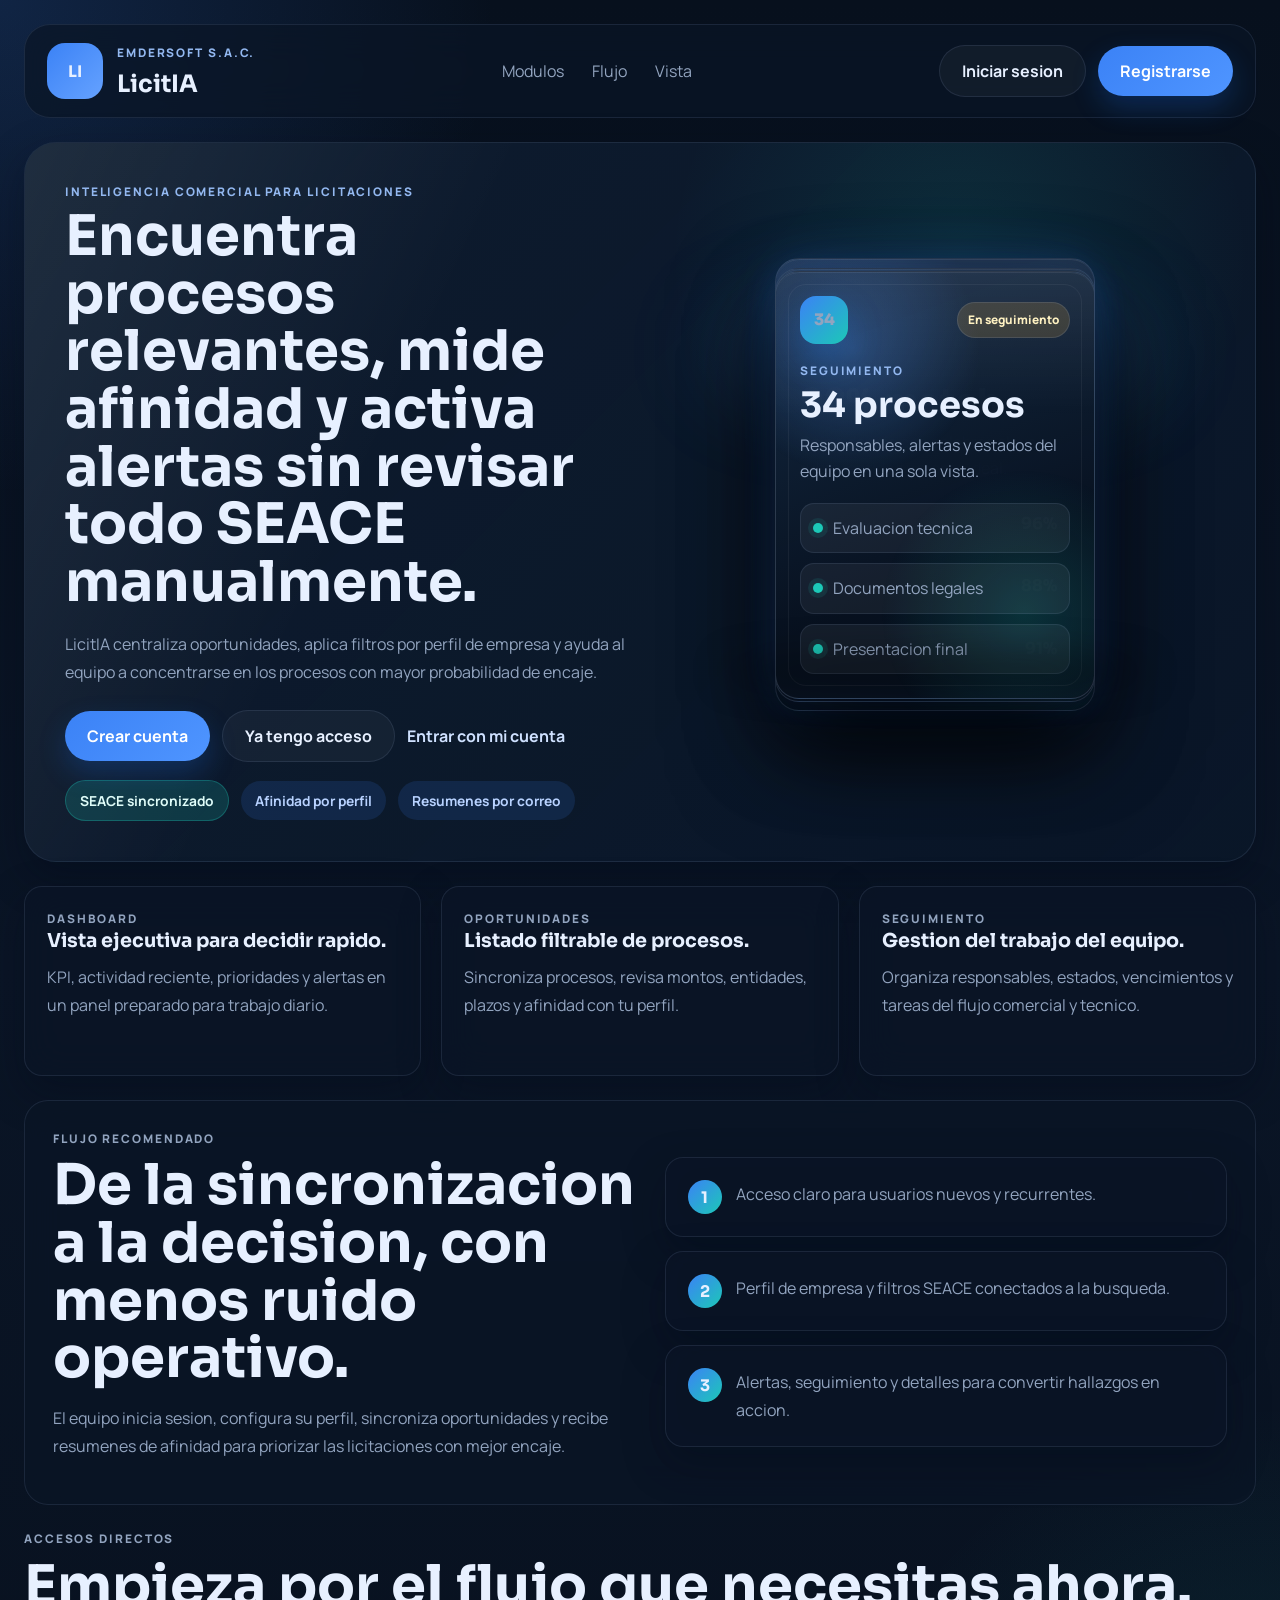
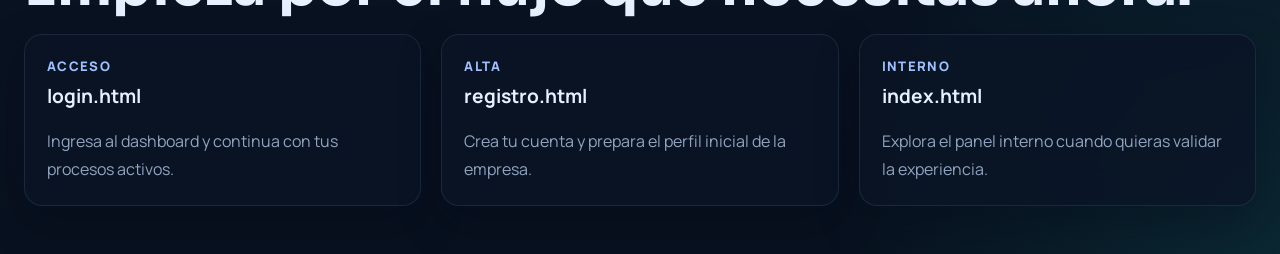
<file: home.html>
<!DOCTYPE html>
<html lang="es">
<head>
  <meta charset="UTF-8">
  <meta name="viewport" content="width=device-width, initial-scale=1.0">
  <title>LicitIA | Inicio</title>
  <link rel="preconnect" href="https://fonts.googleapis.com">
  <link rel="preconnect" href="https://fonts.gstatic.com" crossorigin>
  <link href="https://fonts.googleapis.com/css2?family=Manrope:wght@400;500;700;800&family=Sora:wght@500;600;700&display=swap" rel="stylesheet">
  <link rel="stylesheet" href="home.css?v=20260515-1">
</head>
<body>
  <div class="landing-shell">
    <header class="landing-header">
      <a class="brand-block" href="home.html">
        <div class="brand-mark">LI</div>
        <div>
          <p class="eyebrow">Emdersoft S.A.C.</p>
          <h1>LicitIA</h1>
        </div>
      </a>

      <nav class="landing-nav">
        <a href="#modulos">Modulos</a>
        <a href="#flujo">Flujo</a>
        <a href="#preview">Vista</a>
      </nav>

      <div class="landing-actions">
        <a class="secondary-button" href="login.html">Iniciar sesion</a>
        <a class="primary-button" href="registro.html">Registrarse</a>
      </div>
    </header>

    <main class="landing-main">
      <section class="hero">
        <div class="hero-copy">
          <p class="eyebrow">Inteligencia comercial para licitaciones</p>
          <h2>Encuentra procesos relevantes, mide afinidad y activa alertas sin revisar todo SEACE manualmente.</h2>
          <p class="lead">
            LicitIA centraliza oportunidades, aplica filtros por perfil de empresa y ayuda al equipo a concentrarse
            en los procesos con mayor probabilidad de encaje.
          </p>

          <div class="hero-actions">
            <a class="primary-button" href="registro.html">Crear cuenta</a>
            <a class="secondary-button" href="login.html">Ya tengo acceso</a>
            <a class="text-link" href="login.html">Entrar con mi cuenta</a>
          </div>

          <div class="hero-badges">
            <span class="teal">SEACE sincronizado</span>
            <span>Afinidad por perfil</span>
            <span>Resumenes por correo</span>
          </div>
        </div>

        <div class="hero-panel">
          <div class="carousel-container">
            <div class="carousel-card front">
              <div class="carousel-card-top">
                <span class="carousel-icon">18</span>
                <span class="status-pill high">Alta prioridad</span>
              </div>
              <div>
                <p class="eyebrow">Resumen operativo</p>
                <strong>18 oportunidades</strong>
                <span>7 procesos con prioridad alta y 3 cierres cercanos.</span>
              </div>
              <div class="carousel-metrics">
                <span><b>7</b> altas</span>
                <span><b>3</b> urgentes</span>
                <span><b>S/ 1.8M</b> estimado</span>
              </div>
              <div class="signal-list">
                <span><i class="signal-strong"></i></span>
                <span><i class="signal-medium"></i></span>
                <span><i class="signal-low"></i></span>
              </div>
            </div>
            <div class="carousel-card left">
              <div class="carousel-card-top">
                <span class="carousel-icon">IA</span>
                <span class="status-pill">Perfil activo</span>
              </div>
              <div>
                <p class="eyebrow">Afinidad IA</p>
                <strong>92% match</strong>
                <span>Coincidencia con palabras clave, rubro, entidad y monto ideal.</span>
              </div>
              <div class="match-breakdown">
                <div>
                  <span>Keywords</span>
                  <b>96%</b>
                </div>
                <div>
                  <span>Entidad</span>
                  <b>88%</b>
                </div>
                <div>
                  <span>Monto</span>
                  <b>91%</b>
                </div>
              </div>
            </div>
            <div class="carousel-card right">
              <div class="carousel-card-top">
                <span class="carousel-icon">34</span>
                <span class="status-pill warning">En seguimiento</span>
              </div>
              <div>
                <p class="eyebrow">Seguimiento</p>
                <strong>34 procesos</strong>
                <span>Responsables, alertas y estados del equipo en una sola vista.</span>
              </div>
              <div class="timeline-preview">
                <span><b></b> Evaluacion tecnica</span>
                <span><b></b> Documentos legales</span>
                <span><b></b> Presentacion final</span>
              </div>
            </div>
          </div>
        </div>
      </section>

      <section class="feature-grid" id="modulos">
        <article class="feature-card">
          <p class="eyebrow">Dashboard</p>
          <h3>Vista ejecutiva para decidir rapido.</h3>
          <p>KPI, actividad reciente, prioridades y alertas en un panel preparado para trabajo diario.</p>
        </article>
        <article class="feature-card">
          <p class="eyebrow">Oportunidades</p>
          <h3>Listado filtrable de procesos.</h3>
          <p>Sincroniza procesos, revisa montos, entidades, plazos y afinidad con tu perfil.</p>
        </article>
        <article class="feature-card">
          <p class="eyebrow">Seguimiento</p>
          <h3>Gestion del trabajo del equipo.</h3>
          <p>Organiza responsables, estados, vencimientos y tareas del flujo comercial y tecnico.</p>
        </article>
      </section>

      <section class="split-section" id="flujo">
        <div class="section-copy">
          <p class="eyebrow">Flujo recomendado</p>
          <h3>De la sincronizacion a la decision, con menos ruido operativo.</h3>
          <p>
            El equipo inicia sesion, configura su perfil, sincroniza oportunidades y recibe resumenes de afinidad
            para priorizar las licitaciones con mejor encaje.
          </p>
        </div>

        <div class="step-list">
          <div class="step-card">
            <strong>1</strong>
            <span>Acceso claro para usuarios nuevos y recurrentes.</span>
          </div>
          <div class="step-card">
            <strong>2</strong>
            <span>Perfil de empresa y filtros SEACE conectados a la busqueda.</span>
          </div>
          <div class="step-card">
            <strong>3</strong>
            <span>Alertas, seguimiento y detalles para convertir hallazgos en accion.</span>
          </div>
        </div>
      </section>

      <section class="preview-section" id="preview">
        <div class="section-copy">
          <p class="eyebrow">Accesos directos</p>
          <h3>Empieza por el flujo que necesitas ahora.</h3>
        </div>

        <div class="preview-grid">
          <a class="preview-card" href="login.html">
            <span class="preview-label">Acceso</span>
            <strong>login.html</strong>
            <p>Ingresa al dashboard y continua con tus procesos activos.</p>
          </a>
          <a class="preview-card" href="registro.html">
            <span class="preview-label">Alta</span>
            <strong>registro.html</strong>
            <p>Crea tu cuenta y prepara el perfil inicial de la empresa.</p>
          </a>
          <a class="preview-card" href="index.html">
            <span class="preview-label">Interno</span>
            <strong>index.html</strong>
            <p>Explora el panel interno cuando quieras validar la experiencia.</p>
          </a>
        </div>
      </section>
    </main>
  </div>
</body>
</html>
</file>
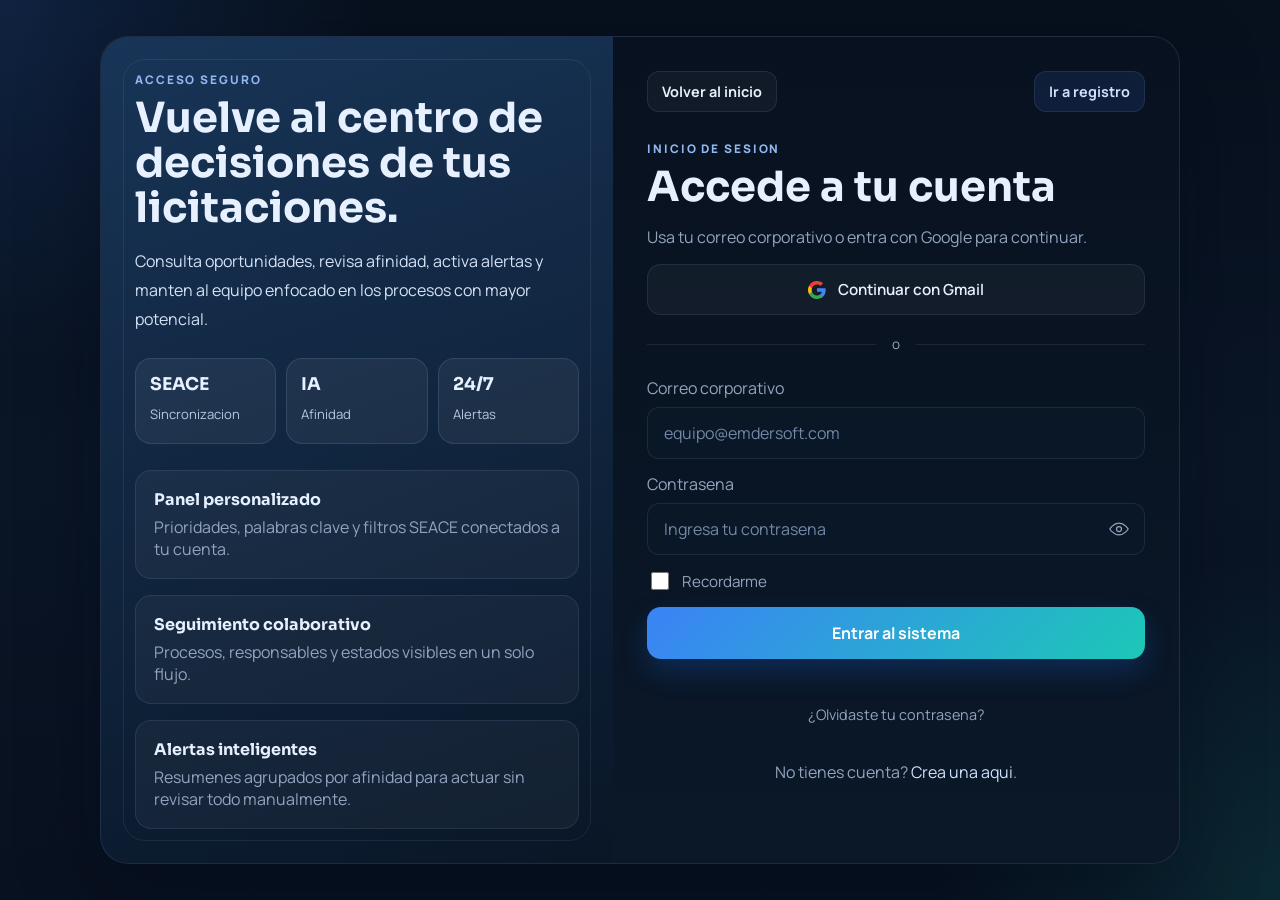
<file: login.html>
<!DOCTYPE html>
<html lang="es">
<head>
  <meta charset="UTF-8">
  <meta name="viewport" content="width=device-width, initial-scale=1.0">
  <title>LicitIA | Acceso</title>
  <link rel="preconnect" href="https://fonts.googleapis.com">
  <link rel="preconnect" href="https://fonts.gstatic.com" crossorigin>
  <link href="https://fonts.googleapis.com/css2?family=Manrope:wght@400;500;700;800&family=Sora:wght@500;600;700&display=swap" rel="stylesheet">
  <link rel="stylesheet" href="auth.css?v=20260515-1">
</head>
<body>
  <main class="auth-page">
    <div class="auth-shell">
      <section class="auth-side">
        <p class="eyebrow">Acceso seguro</p>
        <h1>Vuelve al centro de decisiones de tus licitaciones.</h1>
        <p class="lead">
          Consulta oportunidades, revisa afinidad, activa alertas y manten al equipo enfocado en los procesos con mayor potencial.
        </p>

        <div class="auth-metrics">
          <div>
            <strong>SEACE</strong>
            <span>Sincronizacion</span>
          </div>
          <div>
            <strong>IA</strong>
            <span>Afinidad</span>
          </div>
          <div>
            <strong>24/7</strong>
            <span>Alertas</span>
          </div>
        </div>

        <div class="benefits">
          <div class="benefit">
            <strong>Panel personalizado</strong>
            <span>Prioridades, palabras clave y filtros SEACE conectados a tu cuenta.</span>
          </div>
          <div class="benefit">
            <strong>Seguimiento colaborativo</strong>
            <span>Procesos, responsables y estados visibles en un solo flujo.</span>
          </div>
          <div class="benefit">
            <strong>Alertas inteligentes</strong>
            <span>Resumenes agrupados por afinidad para actuar sin revisar todo manualmente.</span>
          </div>
        </div>
      </section>

      <section class="auth-main">
        <div class="top-links">
          <a class="back-link" href="home.html">Volver al inicio</a>
          <a class="switch-link" href="registro.html">Ir a registro</a>
        </div>

        <p class="eyebrow">Inicio de sesion</p>
        <h2>Accede a tu cuenta</h2>
        <p class="help-text">Usa tu correo corporativo o entra con Google para continuar.</p>

        <a class="google-button" href="/api/auth/google/login">
          <svg width="18" height="18" viewBox="0 0 18 18" xmlns="http://www.w3.org/2000/svg">
            <path fill="#4285F4" d="M17.64 9.2c0-.637-.057-1.251-.164-1.84H9v3.481h4.844c-.209 1.125-.842 2.08-1.79 2.717v2.258h2.908C16.658 14.2 17.64 11.855 17.64 9.2z"/>
            <path fill="#34A853" d="M9 18c2.43 0 4.467-.806 5.956-2.18l-2.908-2.259c-.806.54-1.836.86-3.048.86-2.344 0-4.328-1.584-5.036-3.711H.957v2.332A8.997 8.997 0 0 0 9 18z"/>
            <path fill="#FBBC05" d="M3.964 10.71A5.41 5.41 0 0 1 3.681 9c0-.593.102-1.17.283-1.71V4.958H.957A8.996 8.996 0 0 0 0 9c0 1.452.348 2.823.957 4.042l3.007-2.332z"/>
            <path fill="#EA4335" d="M9 3.58c1.321 0 2.508.454 3.44 1.345l2.582-2.58C13.463.891 11.426 0 9 0A8.997 8.997 0 0 0 .957 4.958L3.964 7.29C4.672 5.163 6.656 3.58 9 3.58z"/>
          </svg>
          Continuar con Gmail
        </a>

        <div class="divider">
          <span>o</span>
        </div>

        <form class="auth-form" data-auth-form="login">
          <div class="form-field">
            <label for="loginEmail">Correo corporativo</label>
            <input id="loginEmail" name="email" type="email" placeholder="equipo@emdersoft.com" autocomplete="email" required>
          </div>
          <div class="form-field password-field">
            <label for="loginPassword">Contrasena</label>
            <div class="password-wrap">
              <input id="loginPassword" name="password" type="password" placeholder="Ingresa tu contrasena" autocomplete="current-password" required>
              <button type="button" class="password-toggle" aria-label="Mostrar contraseña" aria-pressed="false">
                <svg class="eye-open" width="20" height="20" viewBox="0 0 24 24" fill="none" xmlns="http://www.w3.org/2000/svg" aria-hidden="true">
                  <path d="M1 12s4-7 11-7 11 7 11 7-4 7-11 7S1 12 1 12z" stroke="currentColor" stroke-width="1.5" stroke-linecap="round" stroke-linejoin="round"/>
                  <circle cx="12" cy="12" r="3" stroke="currentColor" stroke-width="1.5" stroke-linecap="round" stroke-linejoin="round"/>
                </svg>
                <svg class="eye-closed" width="20" height="20" viewBox="0 0 24 24" fill="none" xmlns="http://www.w3.org/2000/svg" aria-hidden="true">
                  <path d="M17.94 17.94A10.94 10.94 0 0 1 12 19c-7 0-11-7-11-7a22.84 22.84 0 0 1 5.06-6.06M9.88 9.88A3 3 0 0 0 14.12 14.12" stroke="currentColor" stroke-width="1.5" stroke-linecap="round" stroke-linejoin="round"/>
                  <path d="M1 1l22 22" stroke="currentColor" stroke-width="1.5" stroke-linecap="round" stroke-linejoin="round"/>
                </svg>
              </button>
            </div>
          </div>
          <div class="form-field checkbox-field">
            <label class="checkbox-label">
              <input id="rememberMe" name="rememberMe" type="checkbox">
              <span>Recordarme</span>
            </label>
          </div>
          <button class="primary-button" type="submit">Entrar al sistema</button>
          <p class="form-status" id="formStatus" aria-live="polite"></p>
          <p class="forgot-password">
            <a href="recuperar-contrasena.html">¿Olvidaste tu contrasena?</a>
          </p>
        </form>

        <p class="footer-link">
          No tienes cuenta? <a href="registro.html">Crea una aqui</a>.
        </p>
      </section>
    </div>
  </main>
  <script src="auth-client.js"></script>
</body>
</html>
</file>
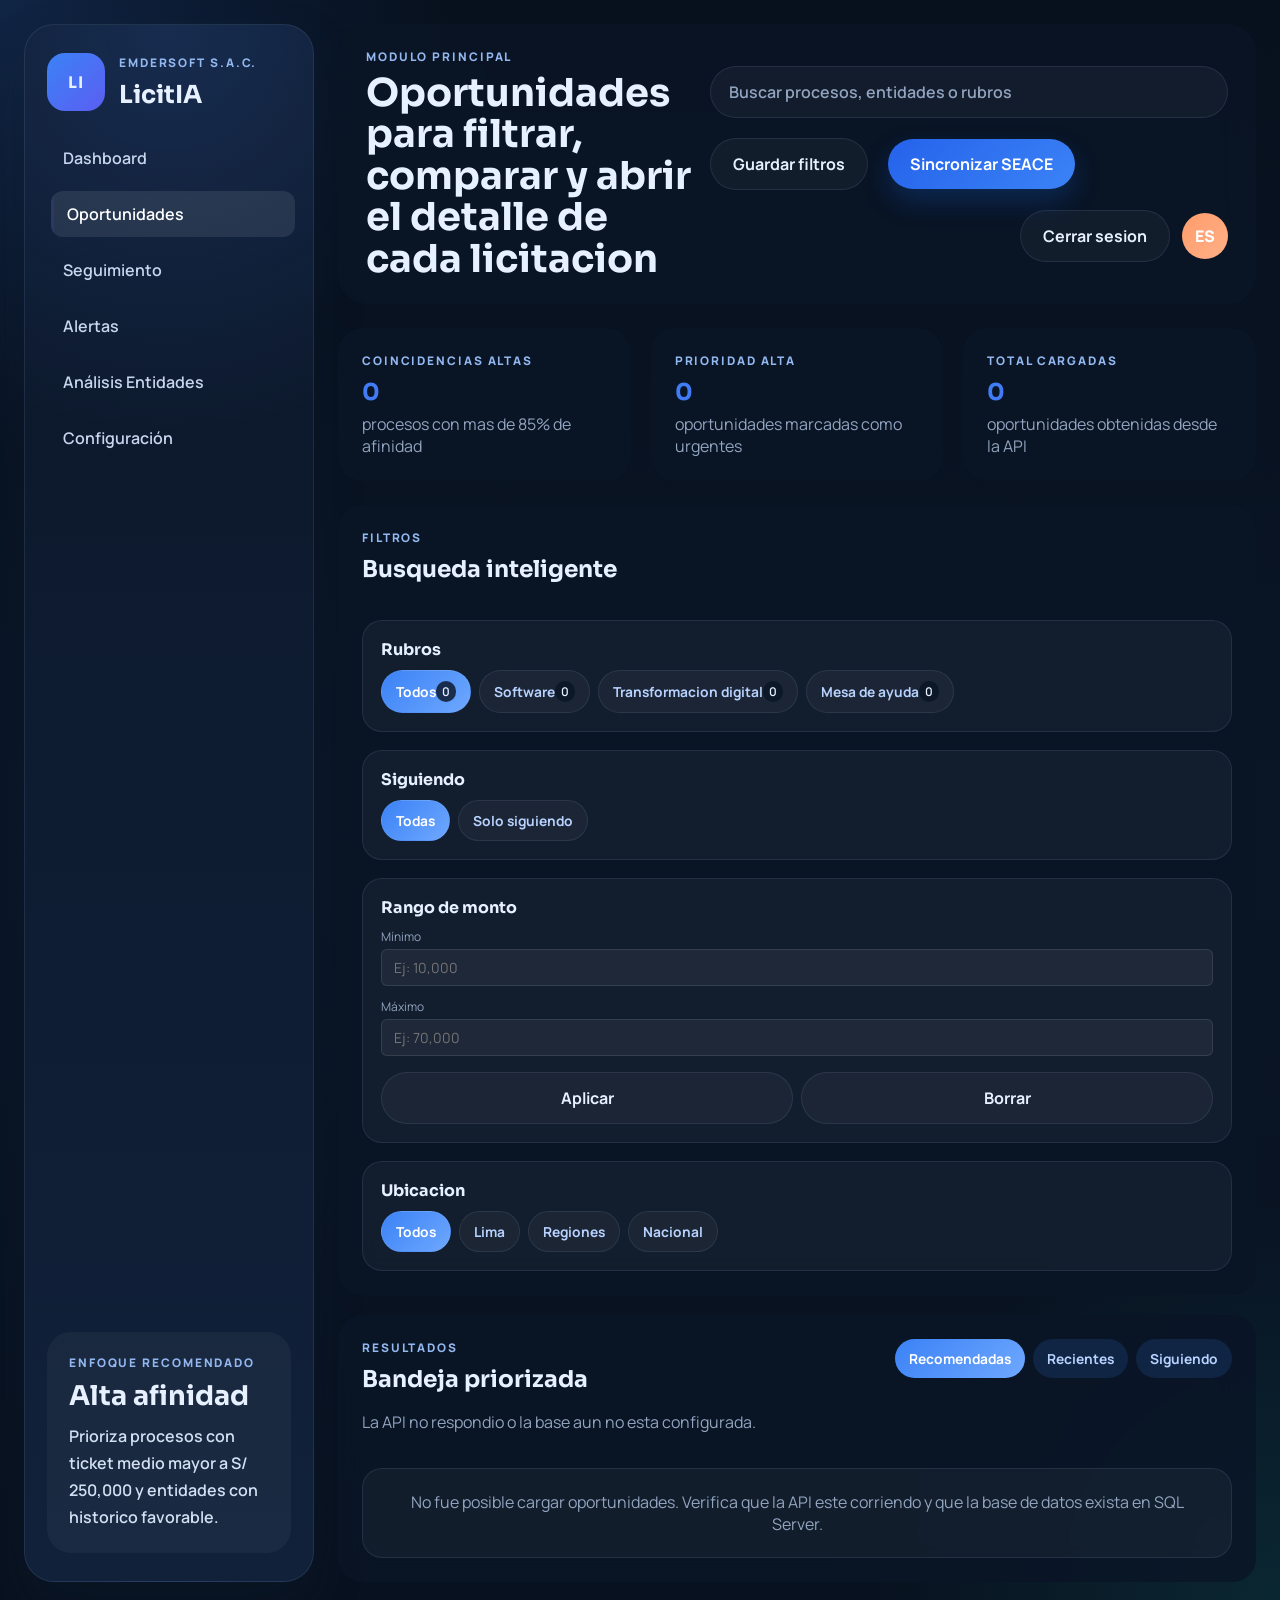
<file: oportunidades.html>
<!DOCTYPE html>
<html lang="es">
<head>
  <meta charset="UTF-8">
  <meta name="viewport" content="width=device-width, initial-scale=1.0">
  <title>LicitIA | Oportunidades</title>
  <link rel="preconnect" href="https://fonts.googleapis.com">
  <link rel="preconnect" href="https://fonts.gstatic.com" crossorigin>
  <link href="https://fonts.googleapis.com/css2?family=Manrope:wght@400;500;700;800&family=Sora:wght@500;600;700&display=swap" rel="stylesheet">
  <link rel="stylesheet" href="style.css?v=20260518-2">
</head>
<body>
  <div class="app-shell">
    <aside class="sidebar">
      <a class="brand-block" href="index.html">
        <div class="brand-mark">LI</div>
        <div>
          <p class="eyebrow">Emdersoft S.A.C.</p>
          <h1>LicitIA</h1>
        </div>
      </a>

      <nav class="sidebar-nav">
        <a class="nav-item" href="index.html">Dashboard</a>
        <a class="nav-item active" href="oportunidades.html">Oportunidades</a>
        <a class="nav-item" href="seguimiento.html">Seguimiento</a>
        <a class="nav-item" href="alertas.html">Alertas</a>
        <a class="nav-item" href="analisis-entidades.html">Análisis Entidades</a>
        <a class="nav-item" href="configuracion.html">Configuración</a>
      </nav>

      <div class="sidebar-card">
        <p class="eyebrow">Enfoque recomendado</p>
        <h2>Alta afinidad</h2>
        <p>Prioriza procesos con ticket medio mayor a S/ 250,000 y entidades con historico favorable.</p>
      </div>
    </aside>

    <main class="main-panel">
      <header class="topbar">
        <div class="topbar-copy">
          <p class="eyebrow">Modulo principal</p>
          <h2>Oportunidades para filtrar, comparar y abrir el detalle de cada licitacion</h2>
        </div>
        <div class="topbar-actions">
          <input class="search-box search-input" id="opportunitySearch" type="search" placeholder="Buscar procesos, entidades o rubros">
          <button class="secondary-button" type="button" id="saveFiltersBtn">Guardar filtros</button>
          <button class="primary-button" type="button" id="syncSeaceButton">Sincronizar SEACE</button>
          <div class="account-actions">
            <a class="secondary-button logout-button" href="home.html">Cerrar sesion</a>
            <div class="user-chip">ES</div>
          </div>
        </div>
      </header>

      <section class="summary-strip">
        <article class="panel-card">
          <p class="eyebrow">Coincidencias altas</p>
          <strong id="summaryHighMatch">0</strong>
          <span>procesos con mas de 85% de afinidad</span>
        </article>
        <article class="panel-card">
          <p class="eyebrow">Prioridad alta</p>
          <strong id="summaryPriority">0</strong>
          <span>oportunidades marcadas como urgentes</span>
        </article>
        <article class="panel-card">
          <p class="eyebrow">Total cargadas</p>
          <strong id="summaryTotal">0</strong>
          <span>oportunidades obtenidas desde la API</span>
        </article>
      </section>

      <section class="results-layout">
        <div class="panel-card filter-card">
          <div class="card-header">
            <div>
              <p class="eyebrow">Filtros</p>
              <h3>Busqueda inteligente</h3>
            </div>
          </div>

          <div class="filter-group">
            <h4>Rubros</h4>
            <div class="chip-row">
              <button class="chip active" type="button" data-filter-group="category" data-filter-value="Todos">
                Todos
                <span class="chip-count" id="count-Todos">0</span>
              </button>
              <button class="chip" type="button" data-filter-group="category" data-filter-value="Software">
                Software
                <span class="chip-count" id="count-Software">0</span>
              </button>
              <button class="chip" type="button" data-filter-group="category" data-filter-value="Transformacion digital">
                Transformacion digital
                <span class="chip-count" id="count-Transformacion digital">0</span>
              </button>
              <button class="chip" type="button" data-filter-group="category" data-filter-value="Mesa de ayuda">
                Mesa de ayuda
                <span class="chip-count" id="count-Mesa de ayuda">0</span>
              </button>
            </div>
          </div>

          <div class="filter-group">
            <h4>Siguiendo</h4>
            <div class="chip-row">
              <button class="chip active" type="button" data-filter-group="favorite" data-filter-value="all">Todas</button>
              <button class="chip" type="button" data-filter-group="favorite" data-filter-value="only">Solo siguiendo</button>
            </div>
          </div>

          <div class="filter-group">
            <h4>Rango de monto</h4>
            <div class="amount-range-inputs">
              <div class="input-group">
                <label for="minAmount">Mínimo</label>
                <input type="text" id="minAmount" placeholder="Ej: 10,000" oninput="formatCurrencyInput(this)">
              </div>
              <div class="input-group">
                <label for="maxAmount">Máximo</label>
                <input type="text" id="maxAmount" placeholder="Ej: 70,000" oninput="formatCurrencyInput(this)">
              </div>
              <div class="button-group">
                <button type="button" id="applyAmountFilter" class="secondary-button">Aplicar</button>
                <button type="button" id="clearAmountFilter" class="secondary-button">Borrar</button>
              </div>
            </div>
          </div>

          <div class="filter-group">
            <h4>Ubicacion</h4>
            <div class="chip-row">
              <button class="chip active" type="button" data-filter-group="location" data-filter-value="Todos">Todos</button>
              <button class="chip" type="button" data-filter-group="location" data-filter-value="Lima">Lima</button>
              <button class="chip" type="button" data-filter-group="location" data-filter-value="Regiones">Regiones</button>
              <button class="chip" type="button" data-filter-group="location" data-filter-value="Nacional">Nacional</button>
            </div>
          </div>
        </div>

        <div class="panel-card">
          <div class="card-header">
            <div>
              <p class="eyebrow">Resultados</p>
              <h3>Bandeja priorizada</h3>
              <p class="help-copy" id="opportunityMeta">Cargando oportunidades desde la API...</p>
            </div>
            <div class="page-tabs">
              <a class="active" href="oportunidades.html" data-tab="all">Recomendadas</a>
              <a href="oportunidades.html" data-tab="recent">Recientes</a>
              <a href="oportunidades.html" data-tab="favorites">Siguiendo</a>
            </div>
          </div>

          <div class="result-list" id="opportunityResults"></div>
        </div>
      </section>

      <p id="message" class="message" aria-live="polite"></p>
    </main>
  </div>

  <div class="modal-backdrop" id="seaceFilterModal" aria-hidden="true">
    <section class="modal-panel" role="dialog" aria-modal="true" aria-labelledby="seaceFilterTitle">
      <div class="modal-header">
        <div>
          <p class="eyebrow">Filtro SEACE</p>
          <h3 id="seaceFilterTitle">Configurar sincronizacion</h3>
        </div>
        <button class="icon-button" type="button" id="closeSeaceFilterModal" aria-label="Cerrar">×</button>
      </div>

      <div class="modal-body">
        <div class="form-group">
          <label for="seaceObjectDescriptionModal">Descripcion del Objeto</label>
          <input type="text" id="seaceObjectDescriptionModal" class="form-control" maxlength="500" placeholder="Ej: videovigilancia, mantenimiento, software...">
          <small class="help-text">Este texto se escribira en el campo descripcionObjeto de SEACE antes de buscar.</small>
        </div>

        <div class="form-group">
          <label for="seaceContractObjectModal">Objeto de Contratacion</label>
          <select id="seaceContractObjectModal" class="form-control">
            <option value="">[Seleccione]</option>
            <option value="Bien">Bien</option>
            <option value="Consultoría de Obra">Consultoria de Obra</option>
            <option value="Obra">Obra</option>
            <option value="Servicio">Servicio</option>
          </select>
          <small class="help-text">Se seleccionara en el combo Objeto de Contratacion de SEACE.</small>
        </div>

        <div class="form-group">
          <label for="seaceCallYearModal">Anio de Convocatoria</label>
          <select id="seaceCallYearModal" class="form-control"></select>
          <small class="help-text">Se seleccionara en el combo anioConvocatoria de SEACE.</small>
        </div>

        <div class="modal-subsection">
          <h4>Filtro avanzado</h4>
        </div>

        <div class="form-group">
          <label for="seaceEntityAcronymModal">Sigla / Nomenclatura</label>
          <input type="text" id="seaceEntityAcronymModal" class="form-control" maxlength="100" placeholder="Ej: MDSM, LP-ABR...">
          <small class="help-text">Este texto se escribira en el campo siglasEntidad del panel de busqueda avanzada.</small>
        </div>

        <div class="form-group">
          <label for="seaceDepartmentModal">Departamento</label>
          <select id="seaceDepartmentModal" class="form-control">
            <option value="">[Seleccione]</option>
            <option value="Amazonas">Amazonas</option>
            <option value="Ancash">Ancash</option>
            <option value="Apurimac">Apurimac</option>
            <option value="Arequipa">Arequipa</option>
            <option value="Ayacucho">Ayacucho</option>
            <option value="Cajamarca">Cajamarca</option>
            <option value="Callao">Callao</option>
            <option value="Cusco">Cusco</option>
            <option value="Huancavelica">Huancavelica</option>
            <option value="Huanuco">Huanuco</option>
            <option value="Ica">Ica</option>
            <option value="Junin">Junin</option>
            <option value="La Libertad">La Libertad</option>
            <option value="Lambayeque">Lambayeque</option>
            <option value="Lima">Lima</option>
            <option value="Loreto">Loreto</option>
            <option value="Madre de Dios">Madre de Dios</option>
            <option value="Moquegua">Moquegua</option>
            <option value="Pasco">Pasco</option>
            <option value="Piura">Piura</option>
            <option value="Puno">Puno</option>
            <option value="San Martin">San Martin</option>
            <option value="Tacna">Tacna</option>
            <option value="Tumbes">Tumbes</option>
            <option value="Ucayali">Ucayali</option>
          </select>
          <small class="help-text">Se abrira el combo departamento de SEACE y se seleccionara la opcion indicada.</small>
        </div>

        <div class="form-group">
          <label for="seaceProvinceModal">Provincia</label>
          <select id="seaceProvinceModal" class="form-control">
            <option value="">[Seleccione un departamento primero]</option>
          </select>
          <small class="help-text">Se seleccionara luego de Departamento, usando el combo provincia de SEACE.</small>
        </div>

        <div class="form-group">
          <label for="seaceDistrictModal">Distrito</label>
          <select id="seaceDistrictModal" class="form-control">
            <option value="">[Seleccione una provincia primero]</option>
          </select>
          <small class="help-text">Se seleccionara luego de Provincia, usando el combo distrito de SEACE.</small>
        </div>
      </div>

      <div class="modal-actions">
        <button class="secondary-button" type="button" id="saveSeaceFilterButton">Guardar filtro</button>
        <button class="primary-button" type="button" id="runSeaceFilterButton">Guardar y sincronizar</button>
      </div>
    </section>
  </div>

  <script src="script.js?v=20260518-2"></script>
</body>
</html>
</file>
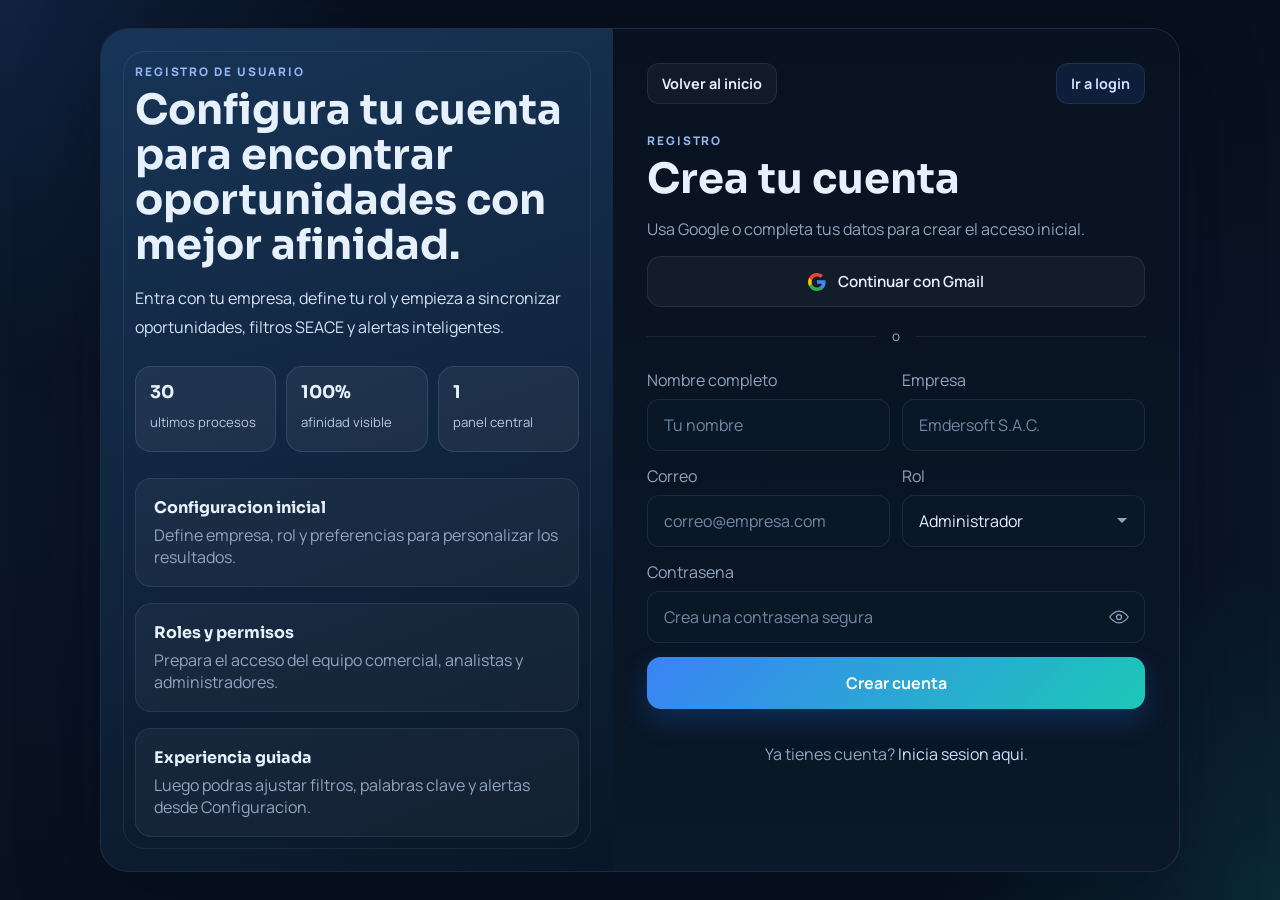
<file: registro.html>
<!DOCTYPE html>
<html lang="es">
<head>
  <meta charset="UTF-8">
  <meta name="viewport" content="width=device-width, initial-scale=1.0">
  <title>LicitIA | Registro</title>
  <link rel="preconnect" href="https://fonts.googleapis.com">
  <link rel="preconnect" href="https://fonts.gstatic.com" crossorigin>
  <link href="https://fonts.googleapis.com/css2?family=Manrope:wght@400;500;700;800&family=Sora:wght@500;600;700&display=swap" rel="stylesheet">
  <link rel="stylesheet" href="auth.css?v=20260515-1">
</head>
<body>
  <main class="auth-page">
    <div class="auth-shell">
      <section class="auth-side">
        <p class="eyebrow">Registro de usuario</p>
        <h1>Configura tu cuenta para encontrar oportunidades con mejor afinidad.</h1>
        <p class="lead">
          Entra con tu empresa, define tu rol y empieza a sincronizar oportunidades, filtros SEACE y alertas inteligentes.
        </p>

        <div class="auth-metrics">
          <div>
            <strong>30</strong>
            <span>ultimos procesos</span>
          </div>
          <div>
            <strong>100%</strong>
            <span>afinidad visible</span>
          </div>
          <div>
            <strong>1</strong>
            <span>panel central</span>
          </div>
        </div>

        <div class="benefits">
          <div class="benefit">
            <strong>Configuracion inicial</strong>
            <span>Define empresa, rol y preferencias para personalizar los resultados.</span>
          </div>
          <div class="benefit">
            <strong>Roles y permisos</strong>
            <span>Prepara el acceso del equipo comercial, analistas y administradores.</span>
          </div>
          <div class="benefit">
            <strong>Experiencia guiada</strong>
            <span>Luego podras ajustar filtros, palabras clave y alertas desde Configuracion.</span>
          </div>
        </div>
      </section>

      <section class="auth-main">
        <div class="top-links">
          <a class="back-link" href="home.html">Volver al inicio</a>
          <a class="switch-link" href="login.html">Ir a login</a>
        </div>

        <p class="eyebrow">Registro</p>
        <h2>Crea tu cuenta</h2>
        <p class="help-text">Usa Google o completa tus datos para crear el acceso inicial.</p>

        <a class="google-button" href="/api/auth/google/login">
          <svg width="18" height="18" viewBox="0 0 18 18" xmlns="http://www.w3.org/2000/svg">
            <path fill="#4285F4" d="M17.64 9.2c0-.637-.057-1.251-.164-1.84H9v3.481h4.844c-.209 1.125-.842 2.08-1.79 2.717v2.258h2.908C16.658 14.2 17.64 11.855 17.64 9.2z"/>
            <path fill="#34A853" d="M9 18c2.43 0 4.467-.806 5.956-2.18l-2.908-2.259c-.806.54-1.836.86-3.048.86-2.344 0-4.328-1.584-5.036-3.711H.957v2.332A8.997 8.997 0 0 0 9 18z"/>
            <path fill="#FBBC05" d="M3.964 10.71A5.41 5.41 0 0 1 3.681 9c0-.593.102-1.17.283-1.71V4.958H.957A8.996 8.996 0 0 0 0 9c0 1.452.348 2.823.957 4.042l3.007-2.332z"/>
            <path fill="#EA4335" d="M9 3.58c1.321 0 2.508.454 3.44 1.345l2.582-2.58C13.463.891 11.426 0 9 0A8.997 8.997 0 0 0 .957 4.958L3.964 7.29C4.672 5.163 6.656 3.58 9 3.58z"/>
          </svg>
          Continuar con Gmail
        </a>

        <div class="divider">
          <span>o</span>
        </div>

        <form class="auth-form" data-auth-form="register">
          <div class="form-row">
            <div class="form-field">
              <label for="registerName">Nombre completo</label>
              <input id="registerName" name="fullName" type="text" placeholder="Tu nombre" autocomplete="name" required>
            </div>
            <div class="form-field">
              <label for="registerCompany">Empresa</label>
              <input id="registerCompany" name="companyName" type="text" placeholder="Emdersoft S.A.C." autocomplete="organization" required>
            </div>
          </div>

          <div class="form-row">
            <div class="form-field">
              <label for="registerEmail">Correo</label>
              <input id="registerEmail" name="email" type="email" placeholder="correo@empresa.com" autocomplete="email" required>
            </div>
            <div class="form-field">
              <label for="registerRole">Rol</label>
              <select id="registerRole" name="role">
                <option>Administrador</option>
                <option>Analista</option>
                <option>Comercial</option>
              </select>
            </div>
          </div>

          <div class="form-field password-field">
            <label for="registerPassword">Contrasena</label>
            <div class="password-wrap">
              <input id="registerPassword" name="password" type="password" placeholder="Crea una contrasena segura" autocomplete="new-password" required>
              <button type="button" class="password-toggle" aria-label="Mostrar contraseña" aria-pressed="false">
                <svg class="eye-open" width="20" height="20" viewBox="0 0 24 24" fill="none" xmlns="http://www.w3.org/2000/svg" aria-hidden="true">
                  <path d="M1 12s4-7 11-7 11 7 11 7-4 7-11 7S1 12 1 12z" stroke="currentColor" stroke-width="1.5" stroke-linecap="round" stroke-linejoin="round"/>
                  <circle cx="12" cy="12" r="3" stroke="currentColor" stroke-width="1.5" stroke-linecap="round" stroke-linejoin="round"/>
                </svg>
                <svg class="eye-closed" width="20" height="20" viewBox="0 0 24 24" fill="none" xmlns="http://www.w3.org/2000/svg" aria-hidden="true">
                  <path d="M17.94 17.94A10.94 10.94 0 0 1 12 19c-7 0-11-7-11-7a22.84 22.84 0 0 1 5.06-6.06M9.88 9.88A3 3 0 0 0 14.12 14.12" stroke="currentColor" stroke-width="1.5" stroke-linecap="round" stroke-linejoin="round"/>
                  <path d="M1 1l22 22" stroke="currentColor" stroke-width="1.5" stroke-linecap="round" stroke-linejoin="round"/>
                </svg>
              </button>
            </div>
          </div>

          <button class="primary-button" type="submit">Crear cuenta</button>
          <p class="form-status" id="formStatus" aria-live="polite"></p>
        </form>

        <p class="footer-link">
          Ya tienes cuenta? <a href="login.html">Inicia sesion aqui</a>.
        </p>
      </section>
    </div>
  </main>
  <script src="auth-client.js"></script>
</body>
</html>
</file>
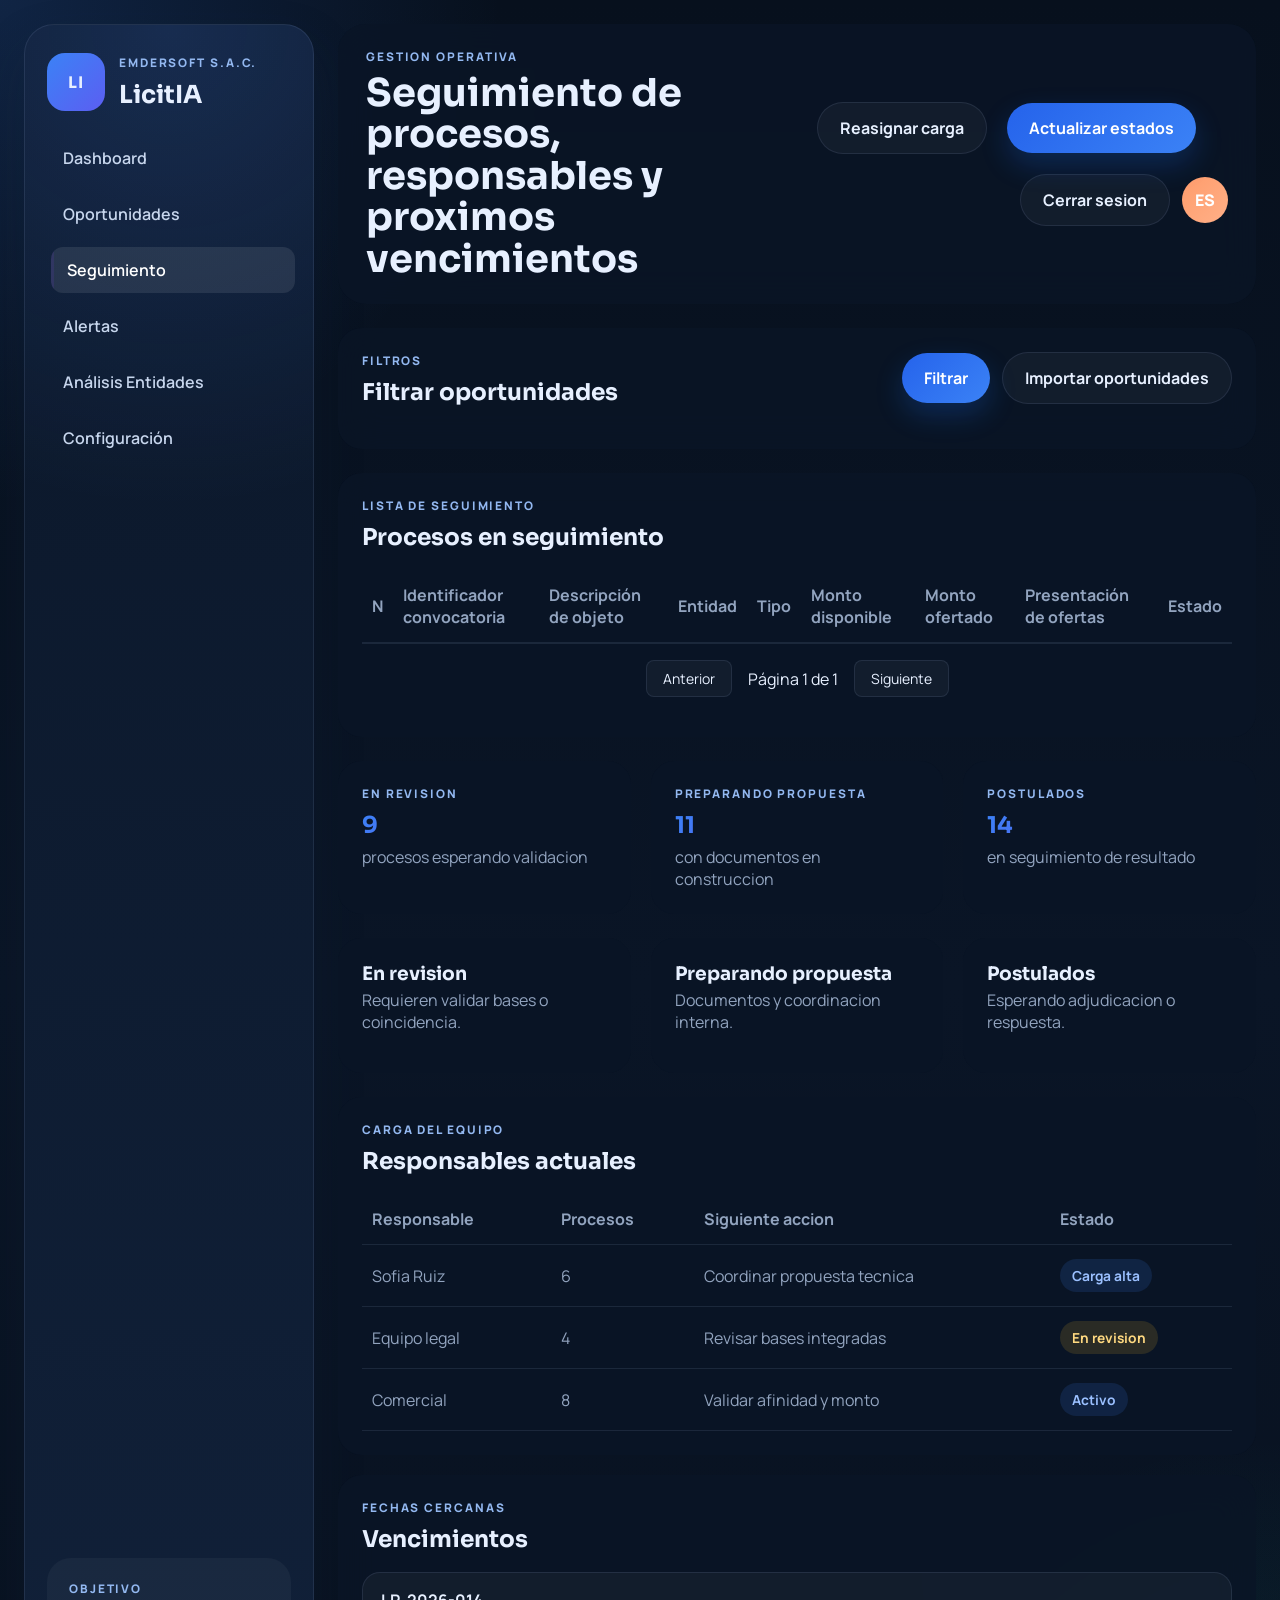
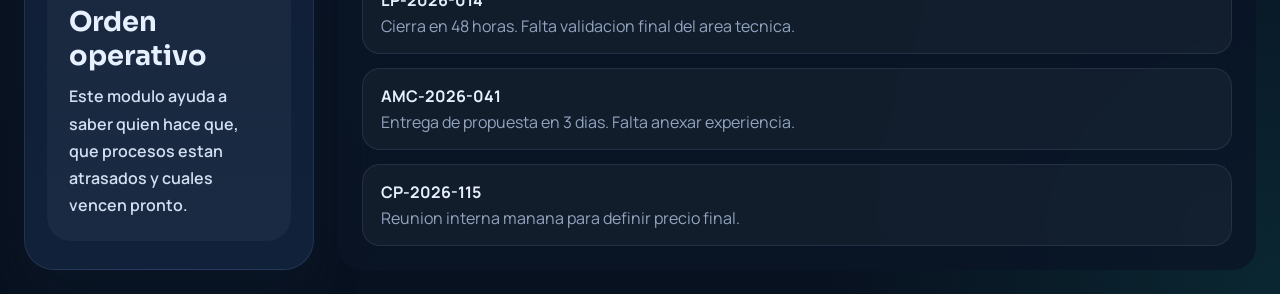
<file: seguimiento.html>
<!DOCTYPE html>
<html lang="es">
<head>
  <meta charset="UTF-8">
  <meta name="viewport" content="width=device-width, initial-scale=1.0">
  <title>LicitIA | Seguimiento</title>
  <link rel="icon" href="data:image/svg+xml,<svg xmlns='http://www.w3.org/2000/svg' viewBox='0 0 100 100'><text y='.9em' font-size='90'>📋</text></svg>">
  <link rel="preconnect" href="https://fonts.googleapis.com">
  <link rel="preconnect" href="https://fonts.gstatic.com" crossorigin>
  <link href="https://fonts.googleapis.com/css2?family=Manrope:wght@400;500;700;800&family=Sora:wght@500;600;700&display=swap" rel="stylesheet">
  <link rel="stylesheet" href="style.css?v=20260517-2">
</head>
<body>
  <div class="app-shell">
    <aside class="sidebar">
      <a class="brand-block" href="index.html">
        <div class="brand-mark">LI</div>
        <div>
          <p class="eyebrow">Emdersoft S.A.C.</p>
          <h1>LicitIA</h1>
        </div>
      </a>

      <nav class="sidebar-nav">
        <a class="nav-item" href="index.html">Dashboard</a>
        <a class="nav-item" href="oportunidades.html">Oportunidades</a>
        <a class="nav-item active" href="seguimiento.html">Seguimiento</a>
        <a class="nav-item" href="alertas.html">Alertas</a>
        <a class="nav-item" href="analisis-entidades.html">Análisis Entidades</a>
        <a class="nav-item" href="configuracion.html">Configuración</a>
      </nav>

      <div class="sidebar-card">
        <p class="eyebrow">Objetivo</p>
        <h2>Orden operativo</h2>
        <p>Este modulo ayuda a saber quien hace que, que procesos estan atrasados y cuales vencen pronto.</p>
      </div>
    </aside>

    <main class="main-panel">
      <header class="topbar">
        <div class="topbar-copy">
          <p class="eyebrow">Gestion operativa</p>
          <h2>Seguimiento de procesos, responsables y proximos vencimientos</h2>
        </div>
        <div class="topbar-actions">
          <button class="secondary-button" type="button" data-demo-message="Se reasigno la bandeja al equipo comercial para revision.">Reasignar carga</button>
          <button class="primary-button" type="button" data-demo-message="Se actualizaron estados y fechas del tablero de seguimiento.">Actualizar estados</button>
          <div class="account-actions">
            <a class="secondary-button logout-button" href="home.html">Cerrar sesion</a>
            <div class="user-chip">ES</div>
          </div>
        </div>
      </header>

      <section class="panel-card">
        <div class="card-header">
          <div>
            <p class="eyebrow">Filtros</p>
            <h3>Filtrar oportunidades</h3>
          </div>
          <div class="header-actions">
            <button class="primary-button" type="button" onclick="toggleFilterDropdown()">Filtrar</button>
            <button class="secondary-button" type="button" onclick="importOpportunities()">Importar oportunidades</button>
          </div>
        </div>
        <div class="filter-dropdown" id="filterDropdown" style="display: none;">
          <div class="filter-options">
            <div class="filter-option">
              <label>Tipo</label>
              <select id="typeFilter">
                <option value="all">Todos</option>
                <option value="Bien">Bien</option>
                <option value="Servicio">Servicio</option>
                <option value="Obra">Obra</option>
              </select>
            </div>
            <div class="filter-option">
              <label>Estado Licitación</label>
              <select id="statusFilter">
                <option value="all">Todos</option>
                <option value="Convocado">Convocado</option>
                <option value="En proceso">En proceso</option>
                <option value="Adjudicado">Adjudicado</option>
              </select>
            </div>
            <div class="filter-option">
              <label>Estado Contrato Menor</label>
              <select id="minorContractFilter">
                <option value="all">Todos</option>
                <option value="Pendiente">Pendiente</option>
                <option value="En proceso">En proceso</option>
                <option value="Finalizado">Finalizado</option>
              </select>
            </div>
            <div class="filter-option">
              <label>Objeto de Contratación</label>
              <input type="text" id="objectFilter" placeholder="Buscar objeto...">
            </div>
            <div class="filter-option">
              <label>Ver</label>
              <select id="viewFilter">
                <option value="all">Todos</option>
                <option value="review">En revisión</option>
                <option value="preparing">Preparando propuesta</option>
                <option value="submitted">Postulado</option>
              </select>
            </div>
            <div class="filter-option">
              <label>Líneas de Negocio</label>
              <select id="lineFilter">
                <option value="all">Todas</option>
                <option value="Software">Software</option>
                <option value="Infraestructura">Infraestructura</option>
                <option value="Consultoría">Consultoría</option>
              </select>
            </div>
            <div class="filter-option">
              <label>Etiquetas</label>
              <input type="text" id="tagFilter" placeholder="Buscar etiquetas...">
            </div>
            <div class="filter-option">
              <label>Buscar</label>
              <input type="text" id="searchFilter" placeholder="ID o palabra clave...">
            </div>
          </div>
          <div class="filter-actions">
            <button class="primary-button" type="button" onclick="applyTrackingFilters()">Aplicar</button>
            <button class="secondary-button" type="button" onclick="clearTrackingFilters()">Limpiar</button>
          </div>
        </div>
      </section>

      <section class="panel-card">
        <div class="card-header">
          <div>
            <p class="eyebrow">Lista de seguimiento</p>
            <h3>Procesos en seguimiento</h3>
          </div>
        </div>
        <div class="table-wrap">
          <table>
            <thead>
              <tr>
                <th>N</th>
                <th>Identificador convocatoria</th>
                <th>Descripción de objeto</th>
                <th>Entidad</th>
                <th>Tipo</th>
                <th>Monto disponible</th>
                <th>Monto ofertado</th>
                <th>Presentación de ofertas</th>
                <th>Estado</th>
              </tr>
            </thead>
            <tbody id="trackingTableBody">
            </tbody>
          </table>
        </div>
        <div class="pagination" id="trackingPagination">
          <button class="pagination-btn" onclick="previousTrackingPage()" id="prevTrackingPage">Anterior</button>
          <span id="trackingPageInfo">Página 1 de 1</span>
          <button class="pagination-btn" onclick="nextTrackingPage()" id="nextTrackingPage">Siguiente</button>
        </div>
      </section>

      <section class="summary-strip">
        <article class="panel-card">
          <p class="eyebrow">En revision</p>
          <strong>9</strong>
          <span>procesos esperando validacion</span>
        </article>
        <article class="panel-card">
          <p class="eyebrow">Preparando propuesta</p>
          <strong>11</strong>
          <span>con documentos en construccion</span>
        </article>
        <article class="panel-card">
          <p class="eyebrow">Postulados</p>
          <strong>14</strong>
          <span>en seguimiento de resultado</span>
        </article>
      </section>

      <section class="board-grid" id="trackingBoard">
        <article class="board-column">
          <div class="board-column-header">
            <h3>En revision</h3>
            <p>Requieren validar bases o coincidencia.</p>
          </div>
          <div class="board-column-content" id="tracking-review"></div>
        </article>

        <article class="board-column">
          <div class="board-column-header">
            <h3>Preparando propuesta</h3>
            <p>Documentos y coordinacion interna.</p>
          </div>
          <div class="board-column-content" id="tracking-preparing"></div>
        </article>

        <article class="board-column">
          <div class="board-column-header">
            <h3>Postulados</h3>
            <p>Esperando adjudicacion o respuesta.</p>
          </div>
          <div class="board-column-content" id="tracking-submitted"></div>
        </article>
      </section>

      <section class="content-grid">
        <div class="panel-card">
          <div class="card-header">
            <div>
              <p class="eyebrow">Carga del equipo</p>
              <h3>Responsables actuales</h3>
            </div>
          </div>
          <div class="table-wrap">
            <table>
              <thead>
                <tr>
                  <th>Responsable</th>
                  <th>Procesos</th>
                  <th>Siguiente accion</th>
                  <th>Estado</th>
                </tr>
              </thead>
              <tbody>
                <tr>
                  <td>Sofia Ruiz</td>
                  <td>6</td>
                  <td>Coordinar propuesta tecnica</td>
                  <td><span class="status active">Carga alta</span></td>
                </tr>
                <tr>
                  <td>Equipo legal</td>
                  <td>4</td>
                  <td>Revisar bases integradas</td>
                  <td><span class="status review">En revision</span></td>
                </tr>
                <tr>
                  <td>Comercial</td>
                  <td>8</td>
                  <td>Validar afinidad y monto</td>
                  <td><span class="status active">Activo</span></td>
                </tr>
              </tbody>
            </table>
          </div>
        </div>

        <div class="panel-card">
          <div class="card-header">
            <div>
              <p class="eyebrow">Fechas cercanas</p>
              <h3>Vencimientos</h3>
            </div>
          </div>
          <ul class="activity-list">
            <li>
              <strong>LP-2026-014</strong>
              <span>Cierra en 48 horas. Falta validacion final del area tecnica.</span>
            </li>
            <li>
              <strong>AMC-2026-041</strong>
              <span>Entrega de propuesta en 3 dias. Falta anexar experiencia.</span>
            </li>
            <li>
              <strong>CP-2026-115</strong>
              <span>Reunion interna manana para definir precio final.</span>
            </li>
          </ul>
        </div>
      </section>

      <p id="message" class="message" aria-live="polite"></p>
    </main>
  </div>

  <script src="script.js?v=20260517-2"></script>
</body>
</html>
</file>
<file: style.css>
:root {
  --bg: #08111f;
  --sidebar: #0b1729;
  --panel: rgba(10, 21, 38, 0.82);
  --panel-soft: rgba(255, 255, 255, 0.04);
  --panel-strong: #10243f;
  --text: #e7f0ff;
  --muted: #92a4bf;
  --line: rgba(154, 181, 219, 0.12);
  --blue: #3b82f6;
  --blue-soft: rgba(59, 130, 246, 0.14);
  --teal: #1cc8b7;
  --teal-soft: rgba(28, 200, 183, 0.12);
  /* Purple accent for hover/interaction */
  --accent: #7c3aed;
  --accent-strong: #9f7aea;
  --accent-soft: rgba(124,58,237,0.12);
  --orange: #ff9c6b;
  --gold: #f2c14e;
  --red: #ff6b6b;
  --shadow: rgba(2, 8, 23, 0.34);
  --gradient-primary: linear-gradient(135deg, #3b82f6 0%, #7c3aed 100%);
  --gradient-secondary: linear-gradient(135deg, #1cc8b7 0%, #3b82f6 100%);
  --gradient-accent: linear-gradient(135deg, #f2c14e 0%, #ff9c6b 100%);
  --gradient-danger: linear-gradient(135deg, #ff6b6b 0%, #ff9c6b 100%);
}

* {
  box-sizing: border-box;
}

html {
  scroll-behavior: smooth;
}

@keyframes fadeInUp {
  from {
    opacity: 0;
    transform: translateY(20px);
  }
  to {
    opacity: 1;
    transform: translateY(0);
  }
}

@keyframes fadeIn {
  from { opacity: 0; }
  to { opacity: 1; }
}

/* Alert Form Styles */
.alert-form {
  display: flex;
  flex-direction: column;
  gap: 1.5rem;
}

.alert-form .form-group {
  display: flex;
  flex-direction: column;
  gap: 0.5rem;
}

.alert-form label {
  color: var(--text);
  font-weight: 500;
  font-size: 0.875rem;
}

.alert-form input,
.alert-form select,
.alert-form textarea {
  background: var(--panel-soft);
  border: 1px solid var(--line);
  color: var(--text);
  padding: 0.75rem;
  border-radius: 8px;
  font-family: inherit;
  font-size: 0.875rem;
  transition: border-color 0.2s ease;
}

.alert-form input:focus,
.alert-form select:focus,
.alert-form textarea:focus {
  outline: none;
  border-color: var(--blue);
  box-shadow: 0 0 0 3px rgba(59, 130, 246, 0.1);
}

.alert-form textarea {
  resize: vertical;
  min-height: 80px;
}

.alert-form .form-section {
  display: grid;
  gap: 14px;
  padding: 16px;
  border: 1px solid var(--line);
  border-radius: 16px;
  background: rgba(255, 255, 255, 0.025);
}

.form-section-title {
  display: flex;
  align-items: end;
  justify-content: space-between;
  gap: 14px;
}

.form-section-title .eyebrow {
  margin: 0 0 4px;
}

.form-section-title h4 {
  margin: 0;
  color: var(--text);
  font-family: "Sora", sans-serif;
  font-size: 1rem;
}

.form-grid {
  display: grid;
  gap: 14px;
  grid-template-columns: repeat(2, minmax(0, 1fr));
}

.form-grid.compact {
  grid-template-columns: minmax(160px, 220px) 1fr;
}

.field-hint {
  margin: -4px 0 0;
  color: var(--muted);
  font-size: 0.86rem;
  line-height: 1.55;
}

.option-card {
  align-items: flex-start;
  padding: 12px 14px;
  border: 1px solid rgba(59, 130, 246, 0.22);
  border-radius: 12px;
  background: var(--blue-soft);
}

.option-card span {
  display: grid;
  gap: 4px;
}

.option-card small {
  color: var(--muted);
  line-height: 1.45;
}

.checkbox-group {
  display: flex;
  gap: 1rem;
  flex-wrap: wrap;
}

.checkbox-group label {
  display: flex;
  align-items: center;
  gap: 0.5rem;
  cursor: pointer;
  font-weight: 400;
}

.checkbox-group input[type="checkbox"] {
  width: auto;
  margin: 0;
}

.checkbox-label {
  display: flex;
  align-items: center;
  gap: 0.5rem;
  cursor: pointer;
  font-weight: 400;
}

.checkbox-label input[type="checkbox"] {
  width: auto;
  margin: 0;
}

.form-actions {
  display: flex;
  gap: 1rem;
  justify-content: flex-end;
  margin-top: 1rem;
}

.rules-list {
  display: flex;
  flex-direction: column;
  gap: 1rem;
}

.rule-item {
  background: var(--panel-soft);
  border: 1px solid var(--line);
  border-radius: 8px;
  padding: 1rem;
  display: flex;
  justify-content: space-between;
  align-items: center;
}

.rule-item h4 {
  color: var(--text);
  margin: 0 0 0.5rem 0;
}

.rule-item p {
  color: var(--muted);
  margin: 0;
  font-size: 0.875rem;
}

.rule-item .rule-actions {
  display: flex;
  gap: 0.5rem;
}

.rule-item .rule-actions button {
  padding: 0.5rem 1rem;
  border: none;
  border-radius: 4px;
  cursor: pointer;
  font-size: 0.75rem;
  min-width: 82px;
  transition: transform 0.18s ease, border-color 0.18s ease, background 0.18s ease, color 0.18s ease, opacity 0.18s ease;
}

.rule-item .edit-btn {
  background: var(--blue-soft);
  color: var(--blue);
}

.rule-item .delete-btn {
  background: rgba(255, 107, 107, 0.1);
  color: var(--red);
}

.rule-item .edit-btn:hover,
.rule-item .delete-btn:hover {
  transform: translateY(-1px);
}

.rule-item .delete-btn.confirm-delete {
  background: rgba(255, 107, 107, 0.2);
  border: 1px solid rgba(255, 107, 107, 0.38);
  color: #ffd7d7;
}

.activity-list li.is-unread {
  border-color: rgba(242, 193, 78, 0.38);
  background: rgba(242, 193, 78, 0.08);
}

.activity-list li.is-read {
  opacity: 0.78;
}

.activity-list li .small-button {
  justify-self: start;
  margin-top: 0.35rem;
}

.empty-state {
  color: var(--muted);
  text-align: center;
  padding: 2rem;
  font-style: italic;
}

@keyframes slideInLeft {
  from {
    opacity: 0;
    transform: translateX(-20px);
  }
  to {
    opacity: 1;
    transform: translateX(0);
  }
}

@keyframes pulse-glow {
  0%, 100% { box-shadow: 0 0 0 0 rgba(59, 130, 246, 0.4); }
  50% { box-shadow: 0 0 20px 4px rgba(59, 130, 246, 0.2); }
}

@keyframes float {
  0%, 100% { transform: translateY(0); }
  50% { transform: translateY(-10px); }
}

@keyframes scaleIn {
  from {
    opacity: 0;
    transform: scale(0.9);
  }
  to {
    opacity: 1;
    transform: scale(1);
  }
}

@keyframes slideInRight {
  from {
    opacity: 0;
    transform: translateX(20px);
  }
  to {
    opacity: 1;
    transform: translateX(0);
  }
}

@keyframes gradientShift {
  0% { background-position: 0% 50%; }
  50% { background-position: 100% 50%; }
  100% { background-position: 0% 50%; }
}

body {
  margin: 0;
  min-height: 100vh;
  font-family: "Manrope", sans-serif;
  color: var(--text);
  background:
    radial-gradient(circle at top left, rgba(59, 130, 246, 0.18), transparent 22%),
    radial-gradient(circle at bottom right, rgba(28, 200, 183, 0.12), transparent 20%),
    linear-gradient(180deg, #07101d, #0a1526 52%, #08111f);
}

body.modal-open {
  overflow: hidden;
}

a {
  color: inherit;
  text-decoration: none;
}

button,
input,
select {
  font: inherit;
}

.app-shell {
  display: grid;
  grid-template-columns: 290px 1fr;
  gap: 24px;
  min-height: 100vh;
  padding: 24px;
}

.sidebar {
  display: flex;
  flex-direction: column;
  gap: 24px;
  padding: 28px 22px;
  border: 1px solid var(--line);
  border-radius: 30px;
  background:
    radial-gradient(circle at top, rgba(80, 140, 255, 0.18), transparent 26%),
    linear-gradient(180deg, #0b1729, #11213a);
  box-shadow: 0 24px 50px rgba(16, 35, 60, 0.22);
}

.brand-block {
  display: flex;
  gap: 14px;
  align-items: center;
}

.brand-mark,
h1,
h2,
h3,
h4,
.stat-card strong,
.hero-highlight strong,
.mini-stats strong,
.summary-strip strong {
  font-family: "Sora", sans-serif;
}

.brand-mark {
  display: grid;
  place-items: center;
  width: 58px;
  height: 58px;
  border-radius: 18px;
  background: var(--gradient-primary);
  background-size: 200% 200%;
  font-weight: 700;
  letter-spacing: 0.06em;
  animation: gradientShift 3s ease infinite;
}

.brand-block h1 {
  margin: 4px 0 0;
  font-size: 1.55rem;
}

.eyebrow {
  margin: 0 0 8px;
  font-size: 0.74rem;
  font-weight: 800;
  letter-spacing: 0.16em;
  text-transform: uppercase;
  color: #93b8f0;
}

.sidebar-nav {
  display: grid;
  gap: 10px;
}

.nav-item {
  padding: 14px 16px;
  border-radius: 16px;
  color: #c7d6ed;
  transition: all 0.3s cubic-bezier(0.4, 0, 0.2, 1);
  position: relative;
  overflow: hidden;
}

.nav-item::before {
  content: '';
  position: absolute;
  left: 0;
  top: 0;
  height: 100%;
  width: 3px;
  background: linear-gradient(180deg, var(--blue), var(--teal));
  opacity: 0;
  transition: opacity 0.3s ease;
}

.nav-item:hover,
.nav-item.active {
  background: rgba(255, 255, 255, 0.09);
  color: white;
  transform: translateX(4px);
}

.nav-item:hover::before,
.nav-item.active::before {
  opacity: 1;
}

.sidebar-card,
.topbar,
.hero-panel,
.nav-item {
  position: relative;
  padding: 12px 16px;
  border-radius: 12px;
  font-weight: 600;
  transition: transform 0.2s ease, background 0.2s ease;
  opacity: 1;
}

.nav-item::before {
  content: '';
  position: absolute;
  inset: 0;
  background: var(--accent-soft);
  border-radius: 12px;
  opacity: 0;
  transition: opacity 0.2s ease;
  z-index: -1;
}

.chart-card:nth-child(3) {
  animation: scaleIn 0.6s cubic-bezier(0.4, 0, 0.2, 1) forwards;
  animation-delay: 0.7s;
  opacity: 0;
}

.sidebar-card {
  margin-top: auto;
  padding: 22px;
  border-radius: 24px;
  background: var(--panel-soft);
  transition: transform 0.3s ease, box-shadow 0.3s ease;
  opacity: 1;
}

.sidebar-card:hover {
  transform: translateY(-4px);
  box-shadow: 0 20px 50px rgba(16, 35, 60, 0.35);
}

.sidebar-card h2 {
  margin: 6px 0 10px;
  font-size: 1.7rem;
}

.sidebar-card p:last-child {
  margin: 0;
  color: #d3e0f3;
  line-height: 1.7;
}

.main-panel {
  display: grid;
  gap: 24px;
}

.topbar,
.panel-card,
.stat-card,
.board-column {
  background: var(--panel);
  backdrop-filter: blur(18px);
}

.topbar {
  display: flex;
  align-items: center;
  justify-content: space-between;
  gap: 18px;
  padding: 24px 28px;
  border-radius: 28px;
}

.topbar-copy h2 {
  margin: 0;
  max-width: 22ch;
  font-size: clamp(1.9rem, 3vw, 2.6rem);
  line-height: 1.08;
}

.topbar-actions {
  display: flex;
  align-items: center;
  gap: 20px;
  flex-wrap: wrap;
}

.account-actions {
  display: flex;
  align-items: center;
  gap: 12px;
  margin-left: auto;
  flex-wrap: wrap;
}

.action-group {
  display: flex;
  align-items: center;
  gap: 20px;
  flex-wrap: wrap;
  flex: 1 1 auto;
}

.search-box {
  min-width: 400px;
  padding: 14px 18px;
  border: 1px solid var(--line);
  border-radius: 999px;
  color: var(--muted);
  background: var(--panel-soft);
  flex: 1 1 auto;
}

input.search-box {
  color: var(--text);
  outline: none;
}

input.search-box::placeholder {
  color: var(--muted);
}

input.search-box:focus {
  border-color: rgba(59, 130, 246, 0.65);
  box-shadow: 0 0 0 3px rgba(59, 130, 246, 0.14);
}

.primary-button,
.secondary-button {
  display: inline-flex;
  align-items: center;
  justify-content: center;
  border: 0;
  border-radius: 999px;
  padding: 14px 22px;
  font-weight: 700;
  cursor: pointer;
  /* slower, smoother animations — slow color/gradient transition */
  transition: transform 600ms cubic-bezier(.2,.9,.2,1), background 900ms ease, box-shadow 900ms ease, filter 700ms ease;
}

.primary-button {
  color: white;
  /* base blue background; overlay will provide smooth darkening on hover */
  background: linear-gradient(135deg, #2563eb, var(--blue));
  box-shadow: 0 12px 28px rgba(22, 119, 255, 0.22);
  position: relative;
  z-index: 1;
  overflow: hidden;
}

/* Enhanced hover effects for buttons and interactive elements */
.primary-button::before {
  content: "";
  position: absolute;
  inset: 0;
  background: linear-gradient(135deg, #1e40af, #2563eb);
  opacity: 0;
  pointer-events: none;
  transition: opacity 1200ms cubic-bezier(.22,.9,.46,1);
  z-index: -1;
}

.primary-button:hover::before {
  opacity: 1;
}

.primary-button:hover {
  transform: translateY(-2px);
  box-shadow: 0 16px 35px rgba(22, 119, 255, 0.35);
}

.secondary-button {
  color: var(--text);
  background: var(--panel-soft);
  border: 1px solid var(--line);
}

.secondary-button:hover {
  /* subtle secondary hover */
  transform: translateY(-1px) scale(1.01);
  border-color: rgba(124,58,237,0.14);
  box-shadow: 0 8px 18px rgba(124,58,237,0.06);
  background: linear-gradient(180deg, rgba(255,255,255,0.01), var(--panel-soft));
}

.chip {
  transition: all 0.2s ease;
  cursor: pointer;
  white-space: nowrap;
  font-size: 0.85rem;
  padding: 6px 12px;
}

.chip:hover {
  transform: translateY(-2px);
  box-shadow: 0 4px 12px rgba(59, 130, 246, 0.25);
}

.chip.active:hover {
  transform: translateY(-2px);
  box-shadow: 0 4px 15px rgba(59, 130, 246, 0.4);
}

.accent-button {
  color: #cfe1ff;
  background: var(--blue-soft);
}

.small-button {
  padding: 10px 14px;
  font-size: 0.92rem;
}

.logout-button {
  white-space: nowrap;
}

.account-summary {
  display: grid;
  gap: 2px;
  min-width: 180px;
  max-width: 260px;
  text-align: right;
}

.account-summary strong,
.account-summary span,
.account-summary small {
  overflow: hidden;
  text-overflow: ellipsis;
  white-space: nowrap;
}

.account-summary strong {
  color: var(--text);
  font-size: 0.95rem;
}

.account-summary span {
  color: var(--muted);
  font-size: 0.84rem;
}

.account-summary small {
  color: #9fb7da;
  font-size: 0.74rem;
  font-weight: 700;
  text-transform: uppercase;
}

.user-chip {
  display: grid;
  place-items: center;
  width: 46px;
  height: 46px;
  border-radius: 50%;
  background: linear-gradient(135deg, var(--orange), #ffb088);
  color: white;
  font-weight: 800;
  transition: transform 0.3s ease, box-shadow 0.3s ease;
  cursor: pointer;
}

.user-chip:hover {
  transform: scale(1.08);
  box-shadow: 0 8px 20px rgba(255, 156, 107, 0.35);
}

.text-link {
  color: #b8d2ff;
  font-weight: 700;
  transition: color 0.2s ease, transform 0.2s ease;
  display: inline-block;
}

.text-link:hover {
  color: #60a5fa;
  transform: translateX(3px);
}

.hero-panel {
  display: grid;
  grid-template-columns: 1.2fr 0.8fr;
  gap: 20px;
  padding: 28px;
  border-radius: 30px;
  background:
    linear-gradient(135deg, rgba(13, 28, 48, 0.96), rgba(10, 23, 40, 0.84)),
    var(--panel);
}

.hero-copy h3,
.page-title {
  margin: 0;
  font-size: clamp(2rem, 4vw, 3rem);
  line-height: 1.04;
}

.description {
  max-width: 62ch;
  margin: 16px 0 0;
  color: var(--muted);
  line-height: 1.75;
}

.hero-tags,
.page-tabs,
.chip-row,
.badge-list,
.meta-row,
.inline-actions {
  display: flex;
  flex-wrap: wrap;
  gap: 8px;
}

.chip-row {
  min-width: 0;
}

.hero-tags {
  margin-top: 22px;
}

.hero-tags span,
.page-tabs a,
.tag,
.status,
.score,
.chip,
.metric-pill {
  display: inline-flex;
  align-items: center;
  justify-content: center;
  border-radius: 999px;
  font-size: 0.86rem;
  font-weight: 700;
}

.hero-tags span,
.page-tabs a,
.chip {
  padding: 10px 14px;
  color: #b8d2ff;
  background: var(--blue-soft);
}

.page-tabs a.active,
.chip.active {
  color: white;
  background: linear-gradient(135deg, var(--blue), #6ea8ff);
}

.detail-tab-panel[hidden] {
  display: none !important;
}

.hero-highlight {
  padding: 24px;
  border-radius: 24px;
  background: var(--gradient-primary);
  color: white;
  position: relative;
  overflow: hidden;
}

.hero-highlight::before {
  content: '';
  position: absolute;
  top: -50%;
  right: -50%;
  width: 100%;
  height: 200%;
  background: radial-gradient(circle, rgba(255,255,255,0.1) 0%, transparent 70%);
  animation: shimmer 3s infinite;
}

@keyframes shimmer {
  0% { transform: translateX(-100%) rotate(45deg); }
  100% { transform: translateX(100%) rotate(45deg); }
}

.hero-highlight strong {
  display: block;
  margin-bottom: 16px;
  font-size: 2.5rem;
  text-shadow: 0 2px 10px rgba(0,0,0,0.2);
}

.summary-list,
.plain-list {
  margin: 0;
  padding-left: 18px;
  line-height: 1.9;
}

.summary-list {
  color: #dbe8f6;
}

.plain-list {
  color: var(--muted);
}

.stats-grid,
.content-grid,
.bottom-grid,
.summary-strip,
.results-layout,
.detail-layout,
.alert-layout,
.board-grid {
  display: grid;
  gap: 20px;
}

.stats-grid {
  grid-template-columns: repeat(4, 1fr);
}

.charts-grid {
  display: grid;
  grid-template-columns: repeat(2, 1fr);
  gap: 20px;
  margin-bottom: 2rem;
}

.chart-card {
  background: var(--panel);
  border: 1px solid var(--line);
  border-radius: 1rem;
  padding: 1.5rem;
  height: 400px;
  display: flex;
  flex-direction: column;
  position: relative;
  overflow: hidden;
  transition: transform 0.3s ease, box-shadow 0.3s ease;
}

.chart-card::before {
  content: '';
  position: absolute;
  top: 0;
  left: 0;
  right: 0;
  height: 3px;
  background: var(--gradient-secondary);
  opacity: 0.6;
}

.chart-card:hover {
  transform: translateY(-4px);
  box-shadow: 0 20px 50px rgba(2, 8, 23, 0.4);
}

.chart-card .card-header {
  flex-shrink: 0;
}

.chart-card canvas {
  flex: 1;
  max-height: 300px;
  width: 100% !important;
}

.filters-section {
  display: flex;
  justify-content: space-between;
  align-items: center;
  gap: 20px;
  margin-bottom: 2rem;
  padding: 1.5rem;
  background: var(--panel);
  border: 1px solid var(--line);
  border-radius: 1rem;
  animation: fadeInUp 0.6s cubic-bezier(0.4, 0, 0.2, 1) forwards;
  animation-delay: 0.8s;
  opacity: 0;
}

.filters-section .filter-group {
  display: flex;
  align-items: center;
  gap: 12px;
}

.filters-section .filter-group label {
  color: var(--muted);
  font-size: 0.9rem;
}

.filters-section .filter-group select,
.topbar-actions .filter-group select {
  padding: 8px 12px;
  border-radius: 8px;
  background: var(--panel-soft);
  border: 1px solid var(--line);
  color: var(--text);
  cursor: pointer;
  font-size: 0.9rem;
  min-width: 150px;
}

select option {
  background: var(--panel);
  color: var(--text);
}

.filters-section .filter-group select:hover,
.topbar-actions .filter-group select:hover {
  border-color: var(--accent);
}

.filters-section .filter-group select:focus,
.topbar-actions .filter-group select:focus {
  outline: none;
  border-color: var(--accent);
  box-shadow: 0 0 0 4px var(--accent-soft);
}

.summary-strip {
  grid-template-columns: repeat(3, 1fr);
}

.content-grid {
  grid-template-columns: 1.45fr 0.95fr;
}

.bottom-grid {
  grid-template-columns: 1.2fr 0.8fr;
}

.results-layout {
  grid-template-columns: minmax(280px, 320px) 1fr;
  align-items: start;
}

.detail-layout {
  grid-template-columns: 1.25fr 0.75fr;
  align-items: start;
}

.alert-layout {
  grid-template-columns: 1.15fr 0.85fr;
}

.board-grid {
  grid-template-columns: repeat(3, 1fr);
}

.stat-card,
.panel-card,
.board-column {
  padding: 24px;
  border-radius: 24px;
  transition: transform 0.3s ease, box-shadow 0.3s ease;
}

.stat-card {
  position: relative;
  overflow: hidden;
}

.stat-card::before {
  content: '';
  position: absolute;
  top: 0;
  left: 0;
  right: 0;
  height: 4px;
  background: var(--gradient-primary);
  opacity: 0.8;
}

.stat-card:nth-child(2)::before {
  background: var(--gradient-secondary);
}

.stat-card:nth-child(3)::before {
  background: var(--gradient-accent);
}

.stat-card:nth-child(4)::before {
  background: var(--gradient-danger);
}

.stat-card:hover,
.panel-card:hover {
  transform: translateY(-4px);
  box-shadow: 0 24px 60px rgba(2, 8, 23, 0.5);
}

.stat-card p,
.summary-strip span,
.meta-row span,
.opportunity-card p,
.activity-list span,
.mini-steps span,
.info-list span,
.rule-list span,
.channel-list span,
.help-copy,
th,
td,
.tag {
  color: var(--muted);
}

.stat-card strong,
.summary-strip strong {
  display: block;
  margin: 8px 0;
  font-size: 2rem;
  background: var(--gradient-primary);
  -webkit-background-clip: text;
  -webkit-text-fill-color: transparent;
  background-clip: text;
}

.stat-card:nth-child(2) strong {
  background: var(--gradient-secondary);
  -webkit-background-clip: text;
  -webkit-text-fill-color: transparent;
  background-clip: text;
}

.stat-card:nth-child(3) strong {
  background: var(--gradient-accent);
  -webkit-background-clip: text;
  -webkit-text-fill-color: transparent;
  background-clip: text;
}

.stat-card:nth-child(4) strong {
  background: var(--gradient-danger);
  -webkit-background-clip: text;
  -webkit-text-fill-color: transparent;
  background-clip: text;
}

.stat-card span {
  color: var(--teal);
  font-weight: 700;
}

.summary-strip strong {
  margin: 0 0 6px;
  font-size: 1.45rem;
}

.summary-strip .panel-card:nth-child(1) {
  animation: slideInLeft 0.5s cubic-bezier(0.4, 0, 0.2, 1) forwards;
  animation-delay: 0.1s;
  opacity: 0;
}

.summary-strip .panel-card:nth-child(2) {
  animation: slideInLeft 0.5s cubic-bezier(0.4, 0, 0.2, 1) forwards;
  animation-delay: 0.2s;
  opacity: 0;
}

.summary-strip .panel-card:nth-child(3) {
  animation: slideInLeft 0.5s cubic-bezier(0.4, 0, 0.2, 1) forwards;
  animation-delay: 0.3s;
  opacity: 0;
}

.card-header {
  display: flex;
  justify-content: space-between;
  gap: 12px;
  align-items: start;
  margin-bottom: 18px;
}

.card-meta-row {
  display: flex;
  justify-content: space-between;
  align-items: center;
  gap: 12px;
  margin-bottom: 18px;
}

.header-actions {
  display: flex;
  align-items: center;
  gap: 12px;
  flex-shrink: 0;
}

.card-actions {
  display: flex;
  justify-content: space-between;
  align-items: center;
  gap: 12px;
  margin-bottom: 18px;
  padding-bottom: 18px;
  border-bottom: 1px solid var(--line);
}

.card-header h3,
.section-title {
  margin: 0;
  font-size: 1.45rem;
}

.tag {
  padding: 8px 12px;
  background: var(--teal-soft);
}

.opportunity-list,
.activity-list,
.mini-steps,
.info-list,
.result-list,
.detail-stack,
.side-stack,
.rule-list,
.channel-list {
  display: grid;
  gap: 14px;
}

.opportunity-card,
.insight-box,
.activity-list li,
.chip,
.mini-steps div,
.filter-group,
.result-card,
.detail-block,
.info-item,
.rule-item,
.channel-item,
.board-card {
  border: 1px solid var(--line);
  background: var(--panel-soft);
}

.opportunity-card,
.result-card,
.detail-block,
.board-card {
  padding: 18px;
  border-radius: 20px;
  transition: transform 0.25s ease, box-shadow 0.25s ease, border-color 0.25s ease;
}

.opportunity-card:hover,
.result-card:hover,
.board-card:hover {
  transform: translateY(-3px);
  box-shadow: 0 12px 30px rgba(2, 8, 23, 0.4);
  border-color: rgba(154, 181, 219, 0.25);
}

.opportunity-top,
.result-top,
.detail-header,
.inline-actions,
.board-card-head,
.topbar-mini {
  display: flex;
  justify-content: space-between;
  gap: 14px;
  align-items: start;
}

.opportunity-top h4,
.result-top h4,
.detail-header h3,
.board-card-head h4 {
  margin: 0 0 6px;
  font-size: 1.08rem;
}

.opportunity-top p,
.result-top p,
.detail-header p {
  margin: 0;
}

.score {
  min-width: 62px;
  padding: 8px 10px;
  color: white;
}

.score.high {
  background: linear-gradient(135deg, var(--teal), #25d3bf);
}

.score.medium {
  background: linear-gradient(135deg, var(--gold), #f4c95d);
}

.score.low {
  background: linear-gradient(135deg, var(--orange), #ffb088);
}

.metric-pill {
  padding: 8px 12px;
  color: #b8d2ff;
  background: var(--blue-soft);
}

.board-column {
  display: grid;
  gap: 16px;
}

.board-column-header h3 {
  margin: 0;
}

.board-column-header p,
.deadline-note,
.empty-note {
  margin: 4px 0 0;
  color: var(--muted);
}

.board-card p,
.detail-block p,
.rule-item p,
.channel-item p {
  margin: 0;
  color: var(--muted);
  line-height: 1.7;
}

.board-card .status-line {
  margin-top: 12px;
}

.tag,
.status {
  padding: 7px 12px;
}

.status.active {
  color: #9bc0ff;
  background: var(--blue-soft);
}

.status.review {
  color: #ffd980;
  background: rgba(240, 180, 41, 0.14);
}

.status.pending {
  color: #aebbd1;
  background: rgba(174, 187, 209, 0.12);
}

.status.done {
  color: #7be9dd;
  background: rgba(13, 183, 166, 0.14);
}

.status.critical {
  color: #ffb5b5;
  background: rgba(255, 107, 107, 0.14);
  padding: 4px 10px;
  border-radius: 6px;
  font-size: 12px;
  font-weight: 600;
  margin-left: 8px;
  vertical-align: middle;
}

.activity-list,
.rule-list,
.channel-list {
  margin: 0;
  padding: 0;
  list-style: none;
}

.activity-list li,
.rule-item,
.channel-item,
.info-item {
  padding: 16px 18px;
  border-radius: 18px;
}

.activity-list strong,
.rule-item strong,
.channel-item strong,
.info-item strong {
  display: block;
  margin-bottom: 4px;
}

.filter-card {
  display: grid;
  gap: 18px;
  min-width: 0;
  height: fit-content;
}

.filter-group {
  padding: 18px;
  border-radius: 20px;
}

.filter-group h4,
.detail-block h4 {
  margin: 0 0 10px;
  font-size: 1rem;
}

.option-list {
  display: grid;
  gap: 10px;
}

.option-item {
  display: flex;
  justify-content: space-between;
  gap: 12px;
  color: var(--muted);
  background: none;
  border: none;
  cursor: pointer;
  padding: 8px 12px;
  border-radius: 8px;
  transition: background-color 0.2s;
  width: 100%;
  text-align: left;
}

.option-item:hover {
  background-color: rgba(255, 255, 255, 0.05);
}

.option-item.active {
  background-color: rgba(59, 130, 246, 0.2);
  color: var(--text);
}

.amount-range-inputs {
  display: flex;
  flex-direction: column;
  gap: 12px;
}

.amount-range-inputs .input-group {
  display: flex;
  flex-direction: column;
  gap: 4px;
}

.amount-range-inputs label {
  font-size: 12px;
  color: var(--muted);
}

.amount-range-inputs input {
  background-color: rgba(255, 255, 255, 0.05);
  border: 1px solid rgba(255, 255, 255, 0.1);
  border-radius: 6px;
  padding: 8px 12px;
  color: var(--text);
  font-size: 14px;
}

.amount-range-inputs input:focus {
  outline: none;
  border-color: rgba(59, 130, 246, 0.5);
}

.amount-range-inputs button {
  margin-top: 4px;
}

.amount-range-inputs .button-group {
  display: flex;
  gap: 8px;
  margin-top: 4px;
}

.amount-range-inputs .button-group button {
  margin-top: 0;
  flex: 1;
}

.option-item span:last-child,
.result-meta strong,
.breadcrumb a,
.detail-meta strong {
  color: var(--text);
}

.result-list {
  margin-top: 18px;
}

.pagination-controls {
  display: flex;
  align-items: center;
  justify-content: center;
  gap: 12px;
  margin-top: 24px;
  padding-top: 24px;
  border-top: 1px solid var(--border);
}

.pagination-button {
  padding: 8px 16px;
  border: 1px solid var(--border);
  background: var(--surface);
  color: var(--text);
  border-radius: 6px;
  cursor: pointer;
  font-size: 14px;
  font-weight: 500;
  transition: all 0.2s ease;
}

.pagination-button:hover:not(:disabled) {
  background: var(--surface-hover);
  border-color: var(--primary);
}

.pagination-button:disabled {
  opacity: 0.5;
  cursor: not-allowed;
}

.pagination-numbers {
  display: flex;
  gap: 8px;
}

.pagination-number {
  width: 36px;
  height: 36px;
  border: 1px solid var(--border);
  background: var(--surface);
  color: var(--text);
  border-radius: 6px;
  cursor: pointer;
  font-size: 14px;
  font-weight: 500;
  transition: all 0.2s ease;
}

.pagination-number:hover {
  background: var(--surface-hover);
  border-color: var(--primary);
}

.pagination-number.active {
  background: var(--primary);
  color: white;
  border-color: var(--primary);
}

/* Configuration Form Styles */
.config-layout {
  display: grid;
  gap: 24px;
  width: 100%;
}

.config-form {
  display: grid;
  gap: 20px;
}

.form-group {
  display: grid;
  gap: 8px;
}

.form-group label {
  font-size: 13px;
  font-weight: 600;
  color: var(--muted);
  text-transform: uppercase;
  letter-spacing: 0.5px;
}

.form-group input[type="text"],
.form-group input[type="number"],
.form-group select.form-control {
  width: 100%;
  min-height: 46px;
  padding: 12px 16px;
  border: 1px solid var(--line);
  border-radius: 8px;
  background: var(--panel-soft);
  color: var(--text);
  font-size: 14px;
  font-weight: 500;
  transition: all 0.2s ease;
  box-shadow: 0 1px 2px rgba(0, 0, 0, 0.05);
}

.form-group select.form-control {
  appearance: none;
  padding-right: 44px;
  cursor: pointer;
  background-image:
    linear-gradient(45deg, transparent 50%, #9fb7da 50%),
    linear-gradient(135deg, #9fb7da 50%, transparent 50%);
  background-position:
    calc(100% - 22px) 50%,
    calc(100% - 16px) 50%;
  background-size:
    6px 6px,
    6px 6px;
  background-repeat: no-repeat;
}

.form-group select.form-control option {
  background: #101827;
  color: var(--text);
}

.form-group input[type="text"]:hover,
.form-group input[type="number"]:hover,
.form-group select.form-control:hover {
  border-color: var(--blue);
  box-shadow: 0 2px 4px rgba(0, 0, 0, 0.08);
}

.form-group input[type="text"]:focus,
.form-group input[type="number"]:focus,
.form-group select.form-control:focus {
  outline: none;
  border-color: var(--blue);
  box-shadow: 0 0 0 3px rgba(59, 130, 246, 0.2);
}

.form-row {
  display: grid;
  grid-template-columns: repeat(3, 1fr);
  gap: 20px;
}

@media (max-width: 768px) {
  .form-row {
    grid-template-columns: 1fr;
  }
}

.help-text {
  font-size: 12px;
  color: var(--muted);
  margin-top: 4px;
}

.keyword-list {
  display: flex;
  flex-wrap: wrap;
  gap: 8px;
  margin-bottom: 12px;
  min-height: 40px;
  padding: 8px;
  background: var(--panel-soft);
  border-radius: 8px;
  border: 1px solid var(--line);
}

.keyword-tag {
  display: inline-flex;
  align-items: center;
  gap: 6px;
  padding: 6px 12px;
  background: var(--blue-soft);
  color: var(--blue);
  border-radius: 20px;
  font-size: 13px;
  font-weight: 500;
}

.keyword-tag button {
  background: none;
  border: none;
  color: var(--blue);
  cursor: pointer;
  font-size: 14px;
  padding: 0;
  width: 16px;
  height: 16px;
  display: flex;
  align-items: center;
  justify-content: center;
  border-radius: 50%;
  transition: all 0.2s ease;
}

.keyword-tag button:hover {
  background: var(--blue);
  color: white;
}

.keyword-input-group {
  display: flex;
  gap: 10px;
  align-items: center;
}

.keyword-input-group input[type="text"] {
  flex: 1;
}

.keyword-input-group select {
  padding: 10px 12px;
  border: 1px solid var(--line);
  border-radius: 8px;
  background: var(--panel-soft);
  color: var(--text);
  font-size: 14px;
  min-width: 120px;
}

.keyword-input-group button {
  padding: 10px 20px;
}

.keyword-highlight {
  background: linear-gradient(120deg, var(--yellow-soft) 0%, var(--yellow) 100%);
  color: var(--text-dark);
  padding: 2px 4px;
  border-radius: 3px;
  font-weight: 600;
}

/* Tracking filters */
.filter-dropdown {
  padding: 16px 0 0 0;
  border-top: 1px solid var(--line);
  margin-top: 16px;
}

.filter-options {
  display: grid;
  grid-template-columns: repeat(2, 1fr);
  gap: 16px;
}

.filter-option {
  display: flex;
  flex-direction: column;
  gap: 6px;
}

.filter-option label {
  font-size: 12px;
  font-weight: 600;
  color: var(--text);
}

.filter-option select,
.filter-option input {
  padding: 10px 12px;
  border: 1px solid var(--line);
  border-radius: 8px;
  background: var(--panel-soft);
  color: var(--text);
  font-size: 14px;
}

.filter-actions {
  display: flex;
  gap: 12px;
  padding-top: 16px;
  margin-top: 16px;
  border-top: 1px solid var(--line);
}

.header-actions {
  display: flex;
  gap: 12px;
}

.pagination {
  display: flex;
  justify-content: center;
  align-items: center;
  gap: 16px;
  padding: 16px 0;
  border-top: 1px solid var(--line);
}

.pagination-btn {
  padding: 8px 16px;
  border: 1px solid var(--line);
  border-radius: 8px;
  background: var(--panel-soft);
  color: var(--text);
  cursor: pointer;
  font-size: 14px;
}

.pagination-btn:hover {
  background: var(--blue-soft);
  color: var(--blue);
}

.pagination-btn:disabled {
  opacity: 0.5;
  cursor: not-allowed;
}

.table-wrap {
  max-height: 400px;
  overflow-y: auto;
}

.card-indicator {
  display: inline-block;
  background: linear-gradient(135deg, #FFD700 0%, #FFA500 100%);
  color: #1a1a1a;
  padding: 4px 10px;
  font-size: 14px;
  font-weight: 700;
  border-radius: 6px;
  margin-right: 8px;
  vertical-align: middle;
}

.result-card {
  position: relative;
}

.recommendation-box {
  display: grid;
  gap: 8px;
  margin: 0;
  max-width: 760px;
  padding: 12px 14px;
  border: 1px solid rgba(112, 163, 255, 0.22);
  border-radius: 8px;
  background: rgba(112, 163, 255, 0.08);
}

.recommendation-heading {
  display: flex;
  align-items: center;
  justify-content: space-between;
  gap: 12px;
}

.recommendation-heading strong {
  color: #dbe8ff;
  font-size: 13px;
}

.recommendation-heading span {
  color: #7be9dd;
  font-size: 12px;
  font-weight: 800;
  white-space: nowrap;
}

.recommendation-box p {
  color: var(--muted);
  line-height: 1.55;
}

.recommendation-keywords {
  display: flex;
  flex-wrap: wrap;
  gap: 8px;
}

.recommendation-keyword {
  width: fit-content;
  padding: 5px 8px;
  border: 1px solid rgba(123, 233, 221, 0.28);
  border-radius: 6px;
  color: #9ceee4;
  background: rgba(13, 183, 166, 0.1);
  font-size: 12px;
  font-weight: 700;
}

.ai-panel {
  display: grid;
  gap: 14px;
  align-items: start;
}

.ai-panel .primary-button {
  justify-self: start;
  width: fit-content;
  min-width: 180px;
}

.ai-panel > p {
  margin: 0;
  color: var(--muted);
  line-height: 1.6;
}

.ai-analysis-list {
  margin-top: 4px;
}

/* Tag Editor - Layout dos columnas tipo LicitaLAB */
.tag-editor {
  display: grid;
  gap: 12px;
}

.tag-editor-row {
  display: grid;
  grid-template-columns: 1fr 1fr;
  gap: 20px;
  align-items: start;
}

@media (max-width: 768px) {
  .tag-editor-row {
    grid-template-columns: 1fr;
  }
}

.tag-input-section {
  display: grid;
  gap: 8px;
}

.tag-input-section input[type="text"] {
  padding: 10px 12px;
  border: 1px solid var(--line);
  border-radius: 8px;
  background: var(--panel-soft);
  color: var(--text);
  font-size: 14px;
}

.tag-input-section button {
  padding: 10px 16px;
  font-size: 13px;
  justify-self: start;
}

.field-description {
  font-size: 14px;
  color: var(--text);
  margin-bottom: 8px;
  line-height: 1.5;
}

.field-tip {
  font-size: 13px;
  color: var(--muted);
  margin-bottom: 16px;
  line-height: 1.5;
  background: rgba(242, 193, 78, 0.1);
  padding: 12px;
  border-radius: 8px;
  border-left: 3px solid var(--gold);
}

.tag-display-section {
  background: var(--panel-soft);
  border: 1px solid var(--line);
  border-radius: 8px;
  padding: 12px;
  min-height: 80px;
}

.tag-display-label {
  font-size: 12px;
  font-weight: 600;
  color: var(--muted);
  text-transform: uppercase;
  letter-spacing: 0.5px;
  margin-bottom: 8px;
}

/* Tag List - Editable tags */
.tag-list {
  display: flex;
  flex-wrap: wrap;
  gap: 8px;
}

.tag-input-group {
  display: flex;
  gap: 10px;
  align-items: center;
}

.tag-input-group input[type="text"] {
  flex: 1;
  padding: 10px 12px;
  border: 1px solid var(--line);
  border-radius: 8px;
  background: var(--panel-soft);
  color: var(--text);
  font-size: 14px;
}

.tag-input-group button {
  padding: 10px 16px;
  font-size: 13px;
  white-space: nowrap;
}

.multi-select-form {
  display: grid;
  gap: 20px;
}

/* Tags - Estilo LicitaLAB */
.tag-group {
  display: flex;
  flex-wrap: wrap;
  gap: 10px;
}

.tag {
  display: inline-flex;
  align-items: center;
  gap: 6px;
  padding: 8px 16px;
  border: 1px solid var(--line);
  border-radius: 20px;
  background: var(--panel-soft);
  color: var(--text);
  font-size: 13px;
  font-weight: 500;
  cursor: pointer;
  transition: all 0.2s ease;
  user-select: none;
}

.tag:hover {
  border-color: var(--blue);
  background: var(--blue-soft);
}

.tag.active {
  background: var(--blue);
  border-color: var(--blue);
  color: white;
}

.tag.active::after {
  content: '✓';
  font-size: 11px;
  margin-left: 4px;
}

.tag.tag-excluded {
  border-color: var(--line);
}

.tag.tag-excluded:hover {
  border-color: var(--red);
  background: rgba(255, 107, 107, 0.1);
}

.tag.tag-excluded.active {
  background: var(--red);
  border-color: var(--red);
  color: white;
}

.checkbox-group {
  display: grid;
  grid-template-columns: repeat(auto-fill, minmax(200px, 1fr));
  gap: 12px;
}

.checkbox-label {
  display: flex;
  align-items: center;
  gap: 12px;
  cursor: pointer;
  padding: 12px 16px;
  border-radius: 8px;
  transition: all 0.2s ease;
  border: 1px solid var(--line);
  background: var(--panel-soft);
}

.checkbox-label:hover {
  background: var(--panel-strong);
  border-color: var(--blue);
  transform: translateY(-1px);
  box-shadow: 0 2px 8px rgba(0, 0, 0, 0.08);
}

.checkbox-label input[type="checkbox"] {
  appearance: none;
  width: 20px;
  height: 20px;
  cursor: pointer;
  border: 2px solid var(--line);
  border-radius: 4px;
  background: var(--panel-soft);
  transition: all 0.2s ease;
  position: relative;
}

.checkbox-label input[type="checkbox"]:hover {
  border-color: var(--blue);
}

.checkbox-label input[type="checkbox"]:checked {
  background: var(--blue);
  border-color: var(--blue);
}

.checkbox-label input[type="checkbox"]:checked::after {
  content: '✓';
  position: absolute;
  top: 50%;
  left: 50%;
  transform: translate(-50%, -50%);
  color: white;
  font-size: 12px;
  font-weight: bold;
}

.checkbox-label input[type="checkbox"]:checked + span {
  color: var(--blue);
  font-weight: 600;
}

.checkbox-label span {
  font-size: 14px;
  color: var(--text);
  font-weight: 500;
  transition: color 0.2s ease;
}

.form-actions {
  display: flex;
  gap: 16px;
  flex-wrap: wrap;
}

.form-actions button {
  min-width: 160px;
  padding: 12px 24px;
  font-size: 14px;
  font-weight: 600;
  border-radius: 8px;
  transition: all 0.2s ease;
}

.form-actions button:hover {
  transform: translateY(-2px);
  box-shadow: 0 4px 12px rgba(0, 0, 0, 0.15);
}

.form-actions button:active {
  transform: translateY(0);
}

.modal-open {
  overflow: hidden;
}

.modal-backdrop {
  position: fixed;
  inset: 0;
  z-index: 1000;
  display: none;
  align-items: center;
  justify-content: center;
  padding: 24px;
  background: rgba(2, 8, 23, 0.72);
  backdrop-filter: blur(10px);
}

.modal-backdrop.active {
  display: flex;
}

.modal-panel {
  width: min(780px, 100%);
  max-height: calc(100vh - 48px);
  display: flex;
  flex-direction: column;
  border: 1px solid var(--line);
  border-radius: 12px;
  background: var(--panel);
  box-shadow: 0 28px 80px rgba(2, 8, 23, 0.62);
}

.modal-header,
.modal-actions {
  display: flex;
  align-items: center;
  justify-content: space-between;
  gap: 16px;
  padding: 22px 24px;
}

.modal-header {
  border-bottom: 1px solid var(--line);
  flex: 0 0 auto;
}

.modal-header h3 {
  margin: 4px 0 0;
}

.modal-body {
  display: grid;
  grid-template-columns: repeat(2, minmax(0, 1fr));
  gap: 18px;
  padding: 24px;
  overflow-y: auto;
}

.modal-body > .form-group:first-child,
.modal-subsection {
  grid-column: 1 / -1;
}

.modal-subsection {
  padding-top: 16px;
  border-top: 1px solid var(--line);
}

.modal-subsection h4 {
  margin: 0;
  color: var(--text);
  font-size: 0.95rem;
}

.modal-actions {
  justify-content: flex-end;
  border-top: 1px solid var(--line);
  flex: 0 0 auto;
}

.icon-button {
  width: 38px;
  height: 38px;
  border: 1px solid var(--line);
  border-radius: 8px;
  background: var(--panel-soft);
  color: var(--text);
  cursor: pointer;
  font-size: 24px;
  line-height: 1;
}

.icon-button:hover {
  border-color: var(--blue);
  color: var(--blue);
}

.result-meta,
.detail-meta,
.info-list {
  display: grid;
  gap: 12px;
}

.seace-detail-grid {
  display: grid;
  grid-template-columns: repeat(2, minmax(0, 1fr));
  gap: 12px;
  margin-top: 18px;
}

.result-meta {
  grid-template-columns: repeat(3, 1fr);
  margin-top: 14px;
}

.result-meta div,
.detail-meta div,
.seace-detail-grid div {
  display: grid;
  gap: 4px;
}

.seace-detail-grid div {
  padding: 14px;
  border: 1px solid var(--line);
  border-radius: 8px;
  background: rgba(15, 27, 46, 0.72);
}

.seace-detail-grid span,
.schedule-empty {
  color: var(--muted);
}

.schedule-list {
  margin-top: 12px;
  overflow-x: auto;
}

.schedule-block {
  display: grid;
  gap: 14px;
}

.schedule-table-wrap {
  overflow-x: auto;
  border: 1px solid rgba(154, 181, 219, 0.18);
  border-radius: 6px;
}

.schedule-table {
  width: 100%;
  min-width: 0;
  table-layout: fixed;
  border-collapse: collapse;
  background: rgba(15, 27, 46, 0.45);
}

.document-toolbar {
  align-items: center;
  display: flex;
  gap: 12px;
  justify-content: space-between;
  margin-bottom: 12px;
}

.document-toolbar span {
  color: var(--muted);
  font-size: 0.9rem;
}

.document-ai-btn {
  border: 1px solid rgba(82, 143, 255, 0.42);
  border-radius: 999px;
  background: rgba(82, 143, 255, 0.16);
  color: #dce8ff;
  cursor: pointer;
  font-size: 0.78rem;
  font-weight: 800;
  min-height: 34px;
  padding: 0.45rem 0.8rem;
  white-space: nowrap;
}

.document-ai-btn:hover {
  background: rgba(82, 143, 255, 0.28);
}

.schedule-table th,
.schedule-table td {
  padding: 9px 11px;
  border: 1px solid rgba(154, 181, 219, 0.16);
  text-align: left;
  vertical-align: top;
  overflow-wrap: anywhere;
}

.schedule-table th:first-child,
.schedule-table td:first-child {
  width: 52%;
}

.schedule-table th:nth-child(2),
.schedule-table td:nth-child(2),
.schedule-table th:nth-child(3),
.schedule-table td:nth-child(3) {
  width: 24%;
}

.document-table th:first-child,
.document-table td:first-child {
  width: 70px;
  text-align: center;
}

.document-select-cell {
  align-items: center;
  cursor: pointer;
  display: inline-flex;
  gap: 8px;
  justify-content: center;
}

.document-ai-checkbox {
  accent-color: #528fff;
  cursor: pointer;
  height: 15px;
  width: 15px;
}

.document-table th:nth-child(2),
.document-table td:nth-child(2) {
  width: 15%;
}

.document-table th:nth-child(3),
.document-table td:nth-child(3) {
  width: 28%;
  overflow-wrap: anywhere;
}

.document-table th:nth-child(4),
.document-table td:nth-child(4) {
  width: 13%;
  white-space: nowrap;
}

.document-table th:nth-child(5),
.document-table td:nth-child(5) {
  width: 18%;
  white-space: nowrap;
}

.document-table th:nth-child(6),
.document-table td:nth-child(6) {
  width: 210px;
  min-width: 210px;
  text-align: center;
}

.document-actions {
  align-items: center;
  display: flex;
  gap: 8px;
  justify-content: center;
}

.document-open-btn {
  border: 1px solid rgba(82, 143, 255, 0.45);
  border-radius: 999px;
  background: rgba(82, 143, 255, 0.16);
  color: #dce8ff;
  cursor: pointer;
  display: inline-flex;
  align-items: center;
  justify-content: center;
  font-size: 0.76rem;
  font-weight: 800;
  line-height: 1.1;
  min-height: 34px;
  width: 98px;
  padding: 0.45rem 0.65rem;
  white-space: nowrap;
}

.document-open-btn:hover {
  background: rgba(82, 143, 255, 0.28);
}

.document-view-btn {
  background: rgba(34, 211, 238, 0.14);
  border-color: rgba(34, 211, 238, 0.38);
}

.document-view-btn:hover {
  background: rgba(34, 211, 238, 0.24);
}

.pdf-viewer-modal {
  background: rgba(3, 8, 18, 0.72);
  inset: 0;
  opacity: 0;
  padding: 20px;
  pointer-events: none;
  position: fixed;
  transition: opacity 0.18s ease;
  z-index: 1000;
}

.pdf-viewer-modal.active {
  opacity: 1;
  pointer-events: auto;
}

.pdf-viewer-shell {
  background: var(--sidebar);
  border: 1px solid rgba(154, 181, 219, 0.22);
  border-radius: 10px;
  box-shadow: 0 30px 80px rgba(0, 0, 0, 0.45);
  display: grid;
  grid-template-columns: minmax(0, 1fr) minmax(360px, 34vw);
  height: calc(100vh - 40px);
  overflow: hidden;
  width: 100%;
}

.pdf-viewer-document {
  display: grid;
  grid-template-rows: auto 1fr;
  min-width: 0;
}

.pdf-viewer-header {
  align-items: center;
  background: rgba(8, 18, 32, 0.98);
  border-bottom: 1px solid rgba(154, 181, 219, 0.18);
  display: flex;
  gap: 16px;
  justify-content: space-between;
  padding: 14px 18px;
}

.pdf-viewer-header h2 {
  font-family: "Sora", sans-serif;
  font-size: 1.05rem;
  margin: 2px 0 0;
}

.pdf-viewer-actions {
  align-items: center;
  display: flex;
  gap: 10px;
}

.pdf-viewer-actions .secondary-button {
  min-height: 38px;
  padding: 10px 16px;
}

.pdf-viewer-document iframe {
  background: #202124;
  border: 0;
  height: 100%;
  width: 100%;
}

.pdf-chat-panel {
  background: linear-gradient(180deg, rgba(10, 21, 38, 0.98) 0%, rgba(8, 17, 31, 0.98) 100%);
  border-left: 1px solid rgba(154, 181, 219, 0.18);
  color: var(--text);
  display: grid;
  grid-template-rows: auto 1fr auto auto auto;
  min-height: 0;
}

.pdf-chat-header {
  background: rgba(7, 18, 32, 0.72);
  border-bottom: 1px solid var(--line);
  padding: 18px 20px;
}

.pdf-chat-header .eyebrow {
  color: #9bc0ff;
  margin: 0 0 8px;
}

.pdf-chat-header h3 {
  color: var(--text);
  font-family: "Sora", sans-serif;
  font-size: 1.2rem;
  margin: 0 0 4px;
}

.pdf-chat-header span {
  color: var(--muted);
  display: block;
  font-size: 0.88rem;
  overflow: hidden;
  text-overflow: ellipsis;
  white-space: nowrap;
}

.pdf-chat-messages {
  align-content: start;
  display: flex;
  flex-direction: column;
  gap: 10px;
  min-width: 0;
  overflow-x: hidden;
  overflow-y: auto;
  padding: 18px 20px;
  scrollbar-color: rgba(154, 181, 219, 0.45) rgba(255, 255, 255, 0.04);
}

.pdf-chat-message {
  align-self: flex-start;
  border: 1px solid rgba(154, 181, 219, 0.14);
  border-radius: 12px;
  flex: 0 0 auto;
  max-width: min(92%, 560px);
  min-width: 0;
  overflow-wrap: anywhere;
  padding: 12px 14px;
  word-break: break-word;
}

.pdf-chat-message strong {
  color: var(--text);
  display: block;
  font-size: 0.84rem;
  margin-bottom: 5px;
}

.pdf-chat-message p {
  color: #c8d6ef;
  line-height: 1.55;
  margin: 0;
  overflow-wrap: anywhere;
  white-space: pre-line;
  word-break: break-word;
}

.pdf-chat-message p strong {
  display: inline;
  font-size: inherit;
  margin: 0;
}

.pdf-chat-message.assistant {
  background: rgba(255, 255, 255, 0.055);
  align-self: flex-start;
}

.pdf-chat-message.user {
  align-self: flex-end;
  background: linear-gradient(135deg, #2563eb 0%, #3b82f6 100%);
  border-color: rgba(147, 197, 253, 0.34);
  max-width: min(78%, 460px);
  min-width: 0;
}

.pdf-chat-message.user strong,
.pdf-chat-message.user p {
  color: #ffffff;
}

.pdf-chat-message.thinking {
  background:
    linear-gradient(90deg, rgba(59, 130, 246, 0.08), rgba(45, 212, 191, 0.08)),
    rgba(255, 255, 255, 0.055);
  border-color: rgba(96, 165, 250, 0.22);
  position: relative;
}

.pdf-chat-message.thinking::before {
  animation: pdf-thinking-scan 1.6s ease-in-out infinite;
  background: linear-gradient(90deg, transparent, rgba(147, 197, 253, 0.2), transparent);
  content: "";
  height: 1px;
  left: 12px;
  position: absolute;
  right: 12px;
  top: 0;
}

.thinking-status {
  color: #dbeafe;
}

.thinking-dots {
  display: inline-flex;
  gap: 4px;
  margin-left: 8px;
  vertical-align: middle;
}

.thinking-dots i {
  animation: pdf-thinking-dot 1s ease-in-out infinite;
  background: var(--teal);
  border-radius: 999px;
  display: block;
  height: 5px;
  opacity: 0.45;
  width: 5px;
}

.thinking-dots i:nth-child(2) {
  animation-delay: 0.15s;
}

.thinking-dots i:nth-child(3) {
  animation-delay: 0.3s;
}

.pdf-quick-questions {
  background: rgba(7, 18, 32, 0.64);
  border-top: 1px solid var(--line);
  display: grid;
  gap: 8px;
  padding: 12px 20px;
}

.pdf-quick-toggle {
  align-items: center;
  background: transparent;
  border: 0;
  color: #9bc0ff;
  cursor: pointer;
  display: flex;
  font-size: 0.72rem;
  font-weight: 800;
  justify-content: space-between;
  letter-spacing: 0.08em;
  padding: 0;
  text-transform: uppercase;
}

.pdf-quick-toggle-label {
  color: var(--teal);
  font-size: 0.68rem;
  letter-spacing: 0;
  text-transform: none;
}

.pdf-quick-question-list {
  display: grid;
  gap: 8px;
}

.pdf-quick-questions.collapsed .pdf-quick-question-list {
  display: none;
}

.pdf-quick-question-list button {
  background: rgba(255, 255, 255, 0.04);
  border: 1px solid rgba(154, 181, 219, 0.18);
  border-radius: 7px;
  color: var(--text);
  cursor: pointer;
  font-weight: 700;
  padding: 10px 12px;
  text-align: left;
}

.pdf-quick-question-list button:hover {
  background: var(--blue-soft);
  border-color: rgba(59, 130, 246, 0.42);
}

.pdf-chat-form {
  background: rgba(7, 18, 32, 0.64);
  display: grid;
  gap: 8px;
  grid-template-columns: 1fr auto;
  padding: 12px 20px 8px;
}

.pdf-chat-form input {
  background: rgba(255, 255, 255, 0.045);
  border: 1px solid rgba(154, 181, 219, 0.22);
  border-radius: 8px;
  color: var(--text);
  min-width: 0;
  padding: 12px 14px;
}

.pdf-chat-form input::placeholder {
  color: var(--muted);
}

.pdf-chat-form input:focus {
  border-color: rgba(59, 130, 246, 0.64);
  box-shadow: 0 0 0 3px rgba(59, 130, 246, 0.12);
  outline: none;
}

.pdf-chat-form button {
  background: var(--gradient-primary);
  border: 0;
  border-radius: 8px;
  color: #ffffff;
  cursor: pointer;
  font-weight: 800;
  padding: 0 18px;
}

.pdf-chat-form button:disabled,
.pdf-quick-question-list button:disabled {
  cursor: wait;
  opacity: 0.72;
}

@keyframes pdf-thinking-dot {
  0%,
  100% {
    opacity: 0.35;
    transform: translateY(0);
  }

  50% {
    opacity: 1;
    transform: translateY(-3px);
  }
}

@keyframes pdf-thinking-scan {
  0%,
  100% {
    opacity: 0.2;
    transform: translateX(-8px);
  }

  50% {
    opacity: 1;
    transform: translateX(8px);
  }
}

.pdf-chat-note {
  background: rgba(7, 18, 32, 0.64);
  color: var(--muted);
  font-size: 0.76rem;
  margin: 0;
  padding: 0 20px 10px;
  text-align: center;
}

.schedule-table th {
  color: #9bc0ff;
  background: rgba(7, 18, 32, 0.72);
  font-size: 0.82rem;
  font-weight: 800;
}

.schedule-table td {
  color: var(--text);
  font-size: 0.92rem;
}

.schedule-table .schedule-row-highlight td {
  color: #f8e9a3;
  background: rgba(240, 180, 41, 0.14);
}

.seace-field-list {
  display: grid;
  gap: 16px;
  margin-top: 12px;
}

.seace-field-section {
  display: grid;
  gap: 10px;
  padding: 14px;
  border: 1px solid var(--line);
  border-radius: 8px;
  background: rgba(7, 18, 32, 0.45);
}

.seace-field-section h4 {
  margin: 0;
  color: var(--text);
  font-size: 0.95rem;
}

.seace-field-section-grid {
  display: grid;
  grid-template-columns: repeat(2, minmax(0, 1fr));
  gap: 10px;
}

.seace-field-item {
  display: grid;
  gap: 4px;
  padding: 12px 14px;
  border: 1px solid var(--line);
  border-radius: 8px;
  background: rgba(15, 27, 46, 0.72);
}

.seace-field-item strong {
  color: var(--text);
}

.seace-field-item span {
  color: var(--muted);
  font-size: 0.82rem;
  font-weight: 800;
  text-transform: uppercase;
  letter-spacing: 0.04em;
}

.schedule-empty {
  padding: 12px 0;
}

.result-top {
  display: flex;
  justify-content: space-between;
  align-items: flex-start;
  gap: 12px;
  margin-bottom: 14px;
}

.result-header-actions {
  display: flex;
  align-items: center;
  gap: 10px;
}

.result-header-a.chip {
  padding: 8px 14px;
  font-size: 0.9rem;
  border-radius: 20px;
  color: var(--muted);
  background: var(--panel-soft);
  border: 1px solid var(--line);
  transition: all 0.25s ease;
  cursor: pointer;
  display: inline-flex;
  align-items: center;
  gap: 8px;
}

.chip-count {
  min-width: 20px;
  padding: 2px 6px;
  font-size: 0.75rem;
  border-radius: 10px;
  background: var(--panel);
  color: var(--text);
  font-weight: 600;
}

.favorite-btn {
  background: var(--panel-soft);
  border: 1px solid var(--line);
  border-radius: 8px;
  padding: 8px;
  cursor: pointer;
  color: var(--muted);
  transition: all 0.25s ease;
  display: flex;
  align-items: center;
  justify-content: center;
}

.favorite-btn:hover {
  background: var(--panel);
  border-color: var(--accent);
  color: var(--accent);
}

.favorite-btn.active {
  background: var(--accent-soft);
  border-color: var(--gold);
  color: var(--gold);
}

.favorite-btn.active svg {
  fill: var(--gold);
}

.favorite-btn svg {
  transition: transform 0.25s ease;
}

.favorite-btn:active svg {
  transform: scale(1.2);
}

.tracking-status-select {
  padding: 6px 10px;
  font-size: 0.85rem;
  border-radius: 8px;
  background: var(--panel);
  border: 1px solid var(--line);
  color: var(--text);
  cursor: pointer;
  transition: all 0.25s ease;
}

.tracking-status-select:hover {
  border-color: var(--accent);
}

.tracking-status-select:focus {
  outline: none;
  border-color: var(--accent);
  box-shadow: 0 0 0 4px var(--accent-soft);
}

.tracking-status-select.status-review {
  border-color: var(--gold);
  color: var(--gold);
}

.tracking-status-select.status-preparing {
  border-color: var(--blue);
  color: var(--blue);
}

.tracking-status-select.status-submitted {
  border-color: var(--teal);
  color: var(--teal);
}

.tracking-status-select.status-won {
  border-color: #4ade80;
  color: #4ade80;
  background: rgba(74, 222, 128, 0.1);
}

.tracking-status-select.status-lost {
  border-color: var(--red);
  color: var(--red);
  background: rgba(255, 107, 107, 0.1);
}

.result-foot {
  display: grid;
  grid-template-columns: minmax(0, 1fr) auto;
  gap: 18px;
  align-items: end;
  margin-top: 16px;
}

.result-foot p {
  margin: 0;
  word-wrap: break-word;
  overflow-wrap: break-word;
}

.result-analysis {
  min-width: 0;
  display: grid;
  gap: 12px;
}

.result-foot .inline-actions {
  min-width: 320px;
  justify-content: flex-end;
  align-items: center;
  align-self: end;
}

.result-foot .tracking-status-select {
  width: 190px;
}

.help-copy {
  line-height: 1.5;
  max-width: 100%;
}

.breadcrumb {
  display: flex;
  flex-wrap: wrap;
  gap: 8px;
  margin-bottom: 10px;
  color: var(--muted);
}

.detail-block {
  display: grid;
  gap: 14px;
}

.detail-meta {
  grid-template-columns: repeat(2, 1fr);
}

.check-list {
  display: grid;
  gap: 10px;
}

.check-item {
  display: flex;
  gap: 12px;
  align-items: start;
  padding: 14px 16px;
  border: 1px solid var(--line);
  border-radius: 18px;
  background: var(--panel-soft);
}

.check-mark {
  display: grid;
  place-items: center;
  min-width: 26px;
  height: 26px;
  border-radius: 50%;
  color: white;
  font-size: 0.85rem;
  font-weight: 800;
  background: linear-gradient(135deg, var(--blue), #6ea8ff);
}

.table-wrap {
  overflow-x: auto;
}

table {
  width: 100%;
  border-collapse: collapse;
}

th,
td {
  padding: 14px 10px;
  text-align: left;
  border-bottom: 1px solid var(--line);
}

.mini-steps div {
  display: flex;
  gap: 12px;
  align-items: center;
  padding: 16px 18px;
  border-radius: 18px;
}

.mini-steps strong {
  color: var(--blue);
}

.mini-stats {
  display: grid;
  grid-template-columns: repeat(3, 1fr);
  gap: 14px;
}

.mini-stats div {
  padding: 16px;
  border: 1px solid var(--line);
  border-radius: 20px;
  background: var(--panel-soft);
}

.mini-stats strong {
  display: block;
  margin-bottom: 6px;
  font-size: 1.6rem;
}

.builder-grid {
  display: grid;
  grid-template-columns: repeat(2, minmax(0, 1fr));
  gap: 14px;
}

.builder-block,
.preview-card {
  padding: 18px;
  border: 1px solid var(--line);
  border-radius: 20px;
  background: var(--panel-soft);
}

.builder-block {
  display: grid;
  gap: 12px;
}

.builder-block h4 {
  margin: 4px 0 0;
  font-size: 1.06rem;
}

.preview-card {
  display: grid;
  gap: 14px;
}

.preview-line {
  display: grid;
  gap: 4px;
}

.preview-line span {
  color: var(--muted);
  font-size: 0.9rem;
}

.preview-line strong {
  line-height: 1.5;
}

.preview-message {
  padding: 16px 18px;
  border: 1px solid var(--line);
  border-radius: 18px;
  background: rgba(255, 255, 255, 0.03);
}

.preview-message p {
  margin: 0 0 10px;
  color: var(--muted);
  line-height: 1.75;
}

.preview-message p:last-child {
  margin-bottom: 0;
}

.rule-item .inline-actions,
.channel-item .inline-actions {
  margin-top: 12px;
}

.alert-history-panel {
  margin-top: 20px;
}

.message {
  position: fixed;
  right: 24px;
  bottom: 24px;
  z-index: 60;
  display: none;
  max-width: min(420px, calc(100vw - 32px));
  min-height: auto;
  margin: 0;
  padding: 14px 16px;
  border: 1px solid rgba(154, 181, 219, 0.2);
  border-radius: 12px;
  color: var(--text);
  background: rgba(10, 21, 38, 0.96);
  box-shadow: 0 18px 50px rgba(2, 8, 23, 0.45);
  font-weight: 700;
  line-height: 1.45;
}

.message.info {
  border-color: rgba(59, 130, 246, 0.38);
}

.message.success {
  border-color: rgba(28, 200, 183, 0.42);
}

.message.error {
  border-color: rgba(255, 107, 107, 0.48);
}

button:disabled,
.primary-button:disabled,
.secondary-button:disabled {
  cursor: wait;
  opacity: 0.7;
  transform: none;
}

.result-empty {
  padding: 22px;
  border: 1px solid var(--line);
  border-radius: 20px;
  color: var(--muted);
  background: var(--panel-soft);
  text-align: center;
}

@media (max-width: 1280px) {
  .stats-grid {
    grid-template-columns: repeat(2, 1fr);
  }

  .content-grid,
  .bottom-grid,
  .results-layout,
  .detail-layout,
  .alert-layout {
    grid-template-columns: 1fr;
  }
}

@media (max-width: 1200px) {
  .topbar {
    flex-wrap: wrap;
    gap: 16px;
  }

  .topbar-copy {
    flex: 1 1 100%;
    max-width: 100%;
  }

  .topbar-copy h2 {
    max-width: 100%;
    font-size: clamp(1.4rem, 2.5vw, 2rem);
  }

  .topbar-actions {
    flex: 1 1 100%;
    width: 100%;
    flex-wrap: wrap;
    gap: 20px;
    justify-content: space-between;
  }

  .action-group {
    flex: 1 1 auto;
    gap: 14px;
  }

  .account-actions {
    margin-left: 0;
  }

  .search-box {
    flex: 1 1 220px;
    min-width: 220px;
  }
}

@media (max-width: 1080px) {
  .hero-panel,
  .summary-strip,
  .board-grid {
    grid-template-columns: 1fr;
  }

  .account-actions {
    margin-left: 0;
  }

  .result-meta,
  .detail-meta,
  .seace-detail-grid,
  .seace-field-section-grid,
  .mini-stats,
  .builder-grid {
    grid-template-columns: 1fr;
  }

  .result-foot {
    grid-template-columns: 1fr;
  }

  .recommendation-box {
    max-width: none;
  }

  .result-foot .inline-actions {
    min-width: 0;
    justify-content: flex-start;
  }

  .form-grid,
  .form-grid.compact {
    grid-template-columns: 1fr;
  }
}

@media (max-width: 920px) {
  .pdf-viewer-shell {
    grid-template-columns: 1fr;
    grid-template-rows: minmax(55vh, 1fr) minmax(360px, 45vh);
  }

  .app-shell {
    grid-template-columns: 1fr;
    padding: 18px;
  }

  .sidebar {
    padding: 22px 20px;
  }

  .topbar {
    padding: 22px;
  }

  .topbar-copy h2 {
    max-width: 100%;
  }
}

@media (max-width: 768px) {
  .pdf-viewer-modal {
    padding: 10px;
  }

  .pdf-viewer-shell {
    height: calc(100vh - 20px);
  }

  .pdf-viewer-header {
    align-items: stretch;
    flex-direction: column;
  }

  .pdf-viewer-actions {
    flex-wrap: wrap;
  }

  .topbar {
    flex-direction: column;
    align-items: stretch;
    padding: 18px;
  }

  .topbar-copy h2 {
    font-size: 1.3rem;
  }

  .topbar-actions {
    flex-direction: column;
    align-items: stretch;
    gap: 12px;
  }

  .action-group {
    flex-direction: column;
    align-items: stretch;
    width: 100%;
  }

  .action-group .search-box,
  .action-group button {
    width: 100%;
  }

  .search-box {
    min-width: 100%;
    order: -1;
  }

  .account-actions {
    margin-left: 0;
    justify-content: center;
    width: 100%;
  }

  .account-summary {
    flex: 1 1 100%;
    max-width: 100%;
    text-align: center;
  }
}

@media (max-width: 640px) {
  .modal-backdrop {
    padding: 12px;
  }

  .modal-panel {
    max-height: calc(100vh - 24px);
  }

  .modal-header,
  .modal-actions,
  .modal-body {
    padding: 18px;
  }

  .modal-body {
    grid-template-columns: 1fr;
  }

  .hero-panel,
  .stat-card,
  .panel-card,
  .board-column {
    padding: 20px;
  }

  .opportunity-top,
  .result-top,
  .detail-header,
  .inline-actions {
    flex-direction: column;
  }

  .result-foot .tracking-status-select {
    width: 100%;
  }

  .schedule-table {
    min-width: 520px;
  }

  .stats-grid,
  .summary-strip,
  .mini-stats,
  .board-grid {
    grid-template-columns: 1fr;
  }
}
</file>
<file: auth.css>
:root {
  --bg: #08111f;
  --panel: rgba(11, 24, 40, 0.88);
  --panel-soft: rgba(255, 255, 255, 0.04);
  --panel-strong: rgba(15, 35, 58, 0.96);
  --text: #e7f0ff;
  --muted: #92a4bf;
  --line: rgba(154, 181, 219, 0.12);
  --blue: #3b82f6;
  --teal: #1cc8b7;
  --gold: #f2c14e;
  --accent: #7c3aed;
  --accent-soft: rgba(124, 58, 237, 0.14);
  --shadow: rgba(2, 8, 23, 0.38);
}

* {
  box-sizing: border-box;
}

body {
  margin: 0;
  min-height: 100vh;
  font-family: "Manrope", sans-serif;
  color: var(--text);
  background:
    radial-gradient(circle at top left, rgba(59, 130, 246, 0.16), transparent 24%),
    radial-gradient(circle at bottom right, rgba(28, 200, 183, 0.13), transparent 22%),
    linear-gradient(180deg, #07101d, #0a1526 52%, #08111f);
}

a {
  color: inherit;
  text-decoration: none;
}

button,
input,
select {
  font: inherit;
}

.auth-page {
  min-height: 100vh;
  display: grid;
  place-items: center;
  padding: 24px;
}

.auth-shell {
  display: grid;
  grid-template-columns: 0.95fr 1.05fr;
  width: min(1080px, 100%);
  overflow: hidden;
  border: 1px solid var(--line);
  border-radius: 28px;
  background: linear-gradient(180deg, #0b1729, #0f1d32);
  box-shadow: 0 24px 80px var(--shadow);
}

.auth-side,
.auth-main {
  padding: 34px;
}

.auth-side {
  background:
    linear-gradient(160deg, rgba(24, 53, 88, 0.98), rgba(9, 22, 38, 0.96));
  position: relative;
  overflow: hidden;
}

.auth-side::before {
  content: "";
  position: absolute;
  inset: 22px;
  border: 1px solid rgba(255, 255, 255, 0.07);
  border-radius: 22px;
  pointer-events: none;
}

.auth-side > * {
  position: relative;
}

.eyebrow {
  margin: 0 0 8px;
  font-size: 0.74rem;
  font-weight: 800;
  letter-spacing: 0.16em;
  text-transform: uppercase;
  color: #93b8f0;
}

.auth-side h1,
.auth-main h2,
.benefit strong {
  margin: 0;
  font-family: "Sora", sans-serif;
}

.auth-side h1,
.auth-main h2 {
  font-size: clamp(1.8rem, 4vw, 2.6rem);
  line-height: 1.08;
}

.lead {
  margin: 16px 0 0;
  color: #d4e2f6;
  line-height: 1.8;
}

.auth-metrics {
  display: grid;
  grid-template-columns: repeat(3, 1fr);
  gap: 10px;
  margin-top: 24px;
}

.auth-metrics div {
  display: grid;
  gap: 4px;
  min-height: 86px;
  padding: 14px;
  border: 1px solid rgba(154, 181, 219, 0.16);
  border-radius: 16px;
  background: rgba(255, 255, 255, 0.055);
}

.auth-metrics strong {
  font-family: "Sora", sans-serif;
  font-size: 1.1rem;
}

.auth-metrics span {
  color: #b6c8df;
  font-size: 0.82rem;
}

.benefits {
  display: grid;
  gap: 16px;
  margin-top: 26px;
}

.benefit {
  display: grid;
  gap: 6px;
  padding: 18px;
  border: 1px solid var(--line);
  border-radius: 16px;
  background: var(--panel-soft);
}

.benefit span,
.help-text,
.form-field label,
.footer-link {
  color: var(--muted);
}

.auth-main {
  background: linear-gradient(180deg, rgba(8, 17, 31, 0.98), rgba(11, 24, 40, 0.98));
}

.top-links {
  display: flex;
  justify-content: space-between;
  gap: 14px;
  align-items: center;
  margin-bottom: 28px;
}

.back-link,
.switch-link {
  display: inline-flex;
  align-items: center;
  justify-content: center;
  padding: 10px 14px;
  border: 1px solid var(--line);
  border-radius: 12px;
  background: var(--panel-soft);
  font-weight: 700;
  font-size: 0.9rem;
  transition: border-color 0.2s ease, background 0.2s ease, transform 0.2s ease;
}

.switch-link {
  color: #cfe1ff;
  background: rgba(59, 130, 246, 0.12);
}

.back-link:hover,
.switch-link:hover {
  transform: translateY(-1px);
  border-color: rgba(154, 181, 219, 0.28);
}

.auth-form {
  display: grid;
  gap: 14px;
  margin-top: 24px;
}

.form-row {
  display: grid;
  grid-template-columns: repeat(2, 1fr);
  gap: 12px;
}

.form-field {
  display: grid;
  gap: 8px;
}

.form-field input,
.form-field select {
  width: 100%;
  padding: 14px 16px;
  border: 1px solid var(--line);
  border-radius: 12px;
  color: var(--text);
  background: rgba(255, 255, 255, 0.045);
  outline: none;
  transition: border-color 0.2s ease, box-shadow 0.2s ease, background 0.2s ease;
}

/* Password toggle styling */
.password-wrap {
  position: relative;
}

.password-wrap input {
  padding-right: 48px;
}

.password-toggle {
  position: absolute;
  right: 8px;
  top: 50%;
  transform: translateY(-50%);
  border: 0;
  background: transparent;
  width: 36px;
  height: 36px;
  display: grid;
  place-items: center;
  cursor: pointer;
  color: var(--muted);
  padding: 0;
}

.password-toggle:focus {
  outline: 2px solid rgba(124,58,237,0.18);
  border-radius: 8px;
}

.password-toggle .eye-closed { display: none; }
.password-toggle[aria-pressed="true"] .eye-open { display: none; }
.password-toggle[aria-pressed="true"] .eye-closed { display: inline; }

/* Hover & transition effects for password toggle */
.password-toggle {
  /* slower, smoother micro-interaction */
  transition: color 280ms ease, transform 240ms ease, background-color 280ms ease, box-shadow 280ms ease;
}

.password-toggle:hover {
  /* keep password toggle visually stable and preserve vertical centering */
  color: var(--muted);
  transform: translateY(-50%);
  background-color: transparent;
  box-shadow: none;
}

.password-toggle:active {
  transform: translateY(-50%) scale(0.98);
}

.password-toggle svg {
  display: block;
  width: 20px;
  height: 20px;
  stroke: currentColor;
  transition: stroke 300ms ease, opacity 260ms ease, transform 260ms ease;
}

.form-field input::placeholder {
  color: #7388a6;
}

.form-field input:focus,
.form-field select:focus {
  border-color: var(--accent);
  box-shadow: 0 0 0 4px var(--accent-soft);
}

/* Browser autocomplete styling for dark theme */
.form-field input:-webkit-autofill,
.form-field input:-webkit-autofill:hover,
.form-field input:-webkit-autofill:focus {
  -webkit-text-fill-color: var(--text);
  -webkit-box-shadow: 0 0 0 1000px var(--panel) inset;
  transition: background-color 5000s ease-in-out 0s;
}

.form-field input:-moz-autofill,
.form-field input:-moz-autofill:hover,
.form-field input:-moz-autofill:focus {
  -moz-text-fill-color: var(--text);
  -moz-box-shadow: 0 0 0 1000px var(--panel) inset;
  transition: background-color 5000s ease-in-out 0s;
}

/* Force dark background for autocomplete dropdown */
.form-field input {
  background-color: var(--panel) !important;
  color: var(--text) !important;
}

/* Checkbox field styling */
.checkbox-field {
  display: flex;
  align-items: center;
}

.checkbox-label {
  display: flex;
  align-items: center;
  gap: 10px;
  cursor: pointer;
  user-select: none;
  color: var(--muted);
  font-size: 0.95rem;
}

.checkbox-label input[type="checkbox"] {
  width: 18px;
  height: 18px;
  cursor: pointer;
  accent-color: var(--blue);
}

.checkbox-label:hover {
  color: var(--text);
}

.forgot-password {
  margin-top: 16px;
  text-align: center;
}

.forgot-password a {
  color: var(--muted);
  font-size: 0.9rem;
  text-decoration: none;
  transition: color 0.2s ease;
}

.forgot-password a:hover {
  color: var(--blue);
}

/* Select dropdown styling for dark theme */
.form-field select {
  background-color: var(--panel);
  color: var(--text);
  appearance: none;
  background-image: url("data:image/svg+xml,%3Csvg xmlns='http://www.w3.org/2000/svg' width='12' height='12' viewBox='0 0 12 12'%3E%3Cpath fill='%2392a4bf' d='M6 8L1 3h10z'/%3E%3C/svg%3E");
  background-repeat: no-repeat;
  background-position: right 16px center;
  padding-right: 40px;
}

.form-field select option {
  background-color: #0b1828;
  color: var(--text);
  padding: 10px;
}

.form-field select option:hover,
.form-field select option:focus {
  background-color: var(--blue);
}

.primary-button {
  display: inline-flex;
  align-items: center;
  justify-content: center;
  width: 100%;
  border: 0;
  border-radius: 14px;
  padding: 15px 22px;
  color: white;
  background: linear-gradient(135deg, var(--blue), var(--teal));
  font-weight: 700;
  cursor: pointer;
  box-shadow: 0 12px 28px rgba(22, 119, 255, 0.22);
  position: relative;
  z-index: 1;
  overflow: hidden;
  transition: box-shadow 900ms ease, filter 700ms ease;
}

/* Hover for auth primary button */
.primary-button::before {
  content: "";
  position: absolute;
  inset: 0;
  background: linear-gradient(135deg, #1e40af, #2563eb);
  opacity: 0;
  pointer-events: none;
  transition: opacity 1200ms cubic-bezier(.22,.9,.46,1);
  z-index: -1;
}

.primary-button:hover::before {
  opacity: 1;
}

.primary-button:disabled {
  cursor: wait;
  opacity: 0.7;
}

/* Login-specific: make the "Entrar al sistema" button color transition slower */
.auth-form .primary-button {
  transform: none;
  transition: background 1400ms ease, box-shadow 1400ms ease, filter 1100ms ease, color 900ms ease;
}

/* Google/Gmail sign-in button */
.google-button {
  display: inline-flex;
  align-items: center;
  justify-content: center;
  gap: 12px;
  width: 100%;
  border: 1px solid var(--line);
  border-radius: 14px;
  padding: 14px 22px;
  color: var(--text);
  background: var(--panel-soft);
  font-weight: 600;
  font-size: 0.95rem;
  cursor: pointer;
  transition: all 0.3s ease;
}

.google-button:hover {
  background: rgba(255, 255, 255, 0.08);
  border-color: rgba(154, 181, 219, 0.25);
  transform: translateY(-2px);
  box-shadow: 0 8px 20px rgba(2, 8, 23, 0.3);
}

.google-button svg {
  flex-shrink: 0;
}

/* Google Identity Services button container */
.g_id_signin {
  margin: 0 auto;
  display: flex;
  justify-content: center;
}

/* Ensure the Google button is responsive */
.g_id_signin > div {
  width: 100% !important;
  max-width: 320px;
}

/* Divider between Google and form */
.divider {
  display: flex;
  align-items: center;
  gap: 16px;
  margin: 20px 0;
  color: var(--muted);
  font-size: 0.85rem;
}

.divider::before,
.divider::after {
  content: '';
  flex: 1;
  height: 1px;
  background: var(--line);
}

.form-status {
  min-height: 0;
  margin: 0;
  padding: 0;
  font-size: 0.95rem;
  font-weight: 700;
}

.form-status.success {
  color: var(--teal);
}

.form-status.error {
  color: #ff9d9d;
}

.form-status.success,
.form-status.error {
  padding: 12px 14px;
  border-radius: 12px;
  background: rgba(255, 255, 255, 0.045);
}

.footer-link {
  margin-top: 18px;
  text-align: center;
  line-height: 1.7;
}

.footer-link a {
  color: #cfe1ff;
}

/* CTA Button - Ir al Dashboard */
.cta-button {
  display: inline-flex;
  align-items: center;
  justify-content: center;
  gap: 10px;
  width: 100%;
  padding: 14px 24px;
  font-weight: 700;
  font-size: 1rem;
  color: #fff;
  background: linear-gradient(135deg, var(--blue), var(--teal));
  border: none;
  border-radius: 12px;
  cursor: pointer;
  transition: transform 0.2s ease, box-shadow 0.2s ease;
  box-shadow: 0 4px 20px rgba(59, 130, 246, 0.35);
  margin-top: 10px;
}

.cta-button:hover {
  transform: translateY(-2px);
  box-shadow: 0 8px 28px rgba(59, 130, 246, 0.45);
}

.cta-button:active {
  transform: translateY(0);
}

.cta-button svg {
  transition: transform 0.2s ease;
}

.cta-button:hover svg {
  transform: translateX(3px);
}

@media (max-width: 920px) {
  .auth-shell {
    grid-template-columns: 1fr;
  }
}

@media (max-width: 640px) {
  .auth-side,
  .auth-main {
    padding: 22px;
  }

  .top-links,
  .form-row {
    grid-template-columns: 1fr;
    flex-direction: column;
    align-items: stretch;
  }

  .auth-page {
    padding: 12px;
  }

  .auth-shell {
    border-radius: 20px;
  }

  .auth-metrics {
    grid-template-columns: 1fr;
  }
}
</file>
<file: home.css>
:root {
  --bg: #08111f;
  --panel: rgba(10, 21, 38, 0.8);
  --panel-soft: rgba(255, 255, 255, 0.04);
  --text: #e7f0ff;
  --muted: #92a4bf;
  --line: rgba(154, 181, 219, 0.12);
  --blue: #3b82f6;
  --blue-soft: rgba(59, 130, 246, 0.14);
  --teal: #1cc8b7;
  --shadow: rgba(2, 8, 23, 0.34);
}

* {
  box-sizing: border-box;
}

html {
  scroll-behavior: smooth;
}

@keyframes fadeInUp {
  from {
    opacity: 0;
    transform: translateY(30px);
  }
  to {
    opacity: 1;
    transform: translateY(0);
  }
}

@keyframes fadeIn {
  from { opacity: 0; }
  to { opacity: 1; }
}

@keyframes slideDown {
  from {
    opacity: 0;
    transform: translateY(-20px);
  }
  to {
    opacity: 1;
    transform: translateY(0);
  }
}

@keyframes carouselFront {
  0%,
  26% {
    transform: translateX(0) scale(1) rotateY(0deg);
    z-index: 3;
    opacity: 1;
  }
  33.333%,
  59.333% {
    transform: translateX(-245px) scale(0.88) rotateY(10deg);
    z-index: 1;
    opacity: 0.64;
    filter: saturate(0.78) brightness(0.82);
  }
  66.666%,
  92.666% {
    transform: translateX(245px) scale(0.88) rotateY(-10deg);
    z-index: 2;
    opacity: 0.64;
    filter: saturate(0.78) brightness(0.82);
  }
  100% {
    transform: translateX(0) scale(1) rotateY(0deg);
    z-index: 3;
    opacity: 1;
    filter: none;
  }
}

@keyframes carouselLeft {
  0%,
  26% {
    transform: translateX(-245px) scale(0.88) rotateY(10deg);
    z-index: 1;
    opacity: 0.64;
    filter: saturate(0.78) brightness(0.82);
  }
  33.333%,
  59.333% {
    transform: translateX(245px) scale(0.88) rotateY(-10deg);
    z-index: 2;
    opacity: 0.64;
    filter: saturate(0.78) brightness(0.82);
  }
  66.666%,
  92.666% {
    transform: translateX(0) scale(1) rotateY(0deg);
    z-index: 3;
    opacity: 1;
    filter: none;
  }
  100% {
    transform: translateX(-245px) scale(0.88) rotateY(10deg);
    z-index: 1;
    opacity: 0.64;
    filter: saturate(0.78) brightness(0.82);
  }
}

@keyframes carouselRight {
  0%,
  26% {
    transform: translateX(245px) scale(0.88) rotateY(-10deg);
    z-index: 2;
    opacity: 0.64;
    filter: saturate(0.78) brightness(0.82);
  }
  33.333%,
  59.333% {
    transform: translateX(0) scale(1) rotateY(0deg);
    z-index: 3;
    opacity: 1;
    filter: none;
  }
  66.666%,
  92.666% {
    transform: translateX(-245px) scale(0.88) rotateY(10deg);
    z-index: 1;
    opacity: 0.64;
    filter: saturate(0.78) brightness(0.82);
  }
  100% {
    transform: translateX(245px) scale(0.88) rotateY(-10deg);
    z-index: 2;
    opacity: 0.64;
    filter: saturate(0.78) brightness(0.82);
  }
}

body {
  margin: 0;
  min-height: 100vh;
  font-family: "Manrope", sans-serif;
  color: var(--text);
  background:
    radial-gradient(circle at top left, rgba(59, 130, 246, 0.18), transparent 22%),
    radial-gradient(circle at bottom right, rgba(28, 200, 183, 0.12), transparent 20%),
    linear-gradient(180deg, #07101d, #0a1526 52%, #08111f);
}

a {
  color: inherit;
  text-decoration: none;
}

.landing-shell {
  width: min(1480px, calc(100% - 48px));
  margin: 0 auto;
  padding: 24px 0 48px;
}

.landing-header,
.hero,
.split-section,
.preview-grid,
.feature-grid {
  display: grid;
  gap: 20px;
}

.landing-header {
  grid-template-columns: auto 1fr auto;
  align-items: center;
  padding: 18px 22px;
  border: 1px solid var(--line);
  border-radius: 26px;
  background: rgba(10, 21, 38, 0.72);
  backdrop-filter: blur(18px);
  animation: slideDown 0.6s ease-out;
}

.brand-block {
  display: flex;
  gap: 14px;
  align-items: center;
}

.brand-mark,
h1,
h2,
h3,
.panel-block strong,
.mini-grid strong,
.step-card strong {
  font-family: "Sora", sans-serif;
}

.brand-mark {
  display: grid;
  place-items: center;
  width: 56px;
  height: 56px;
  border-radius: 18px;
  background: linear-gradient(135deg, var(--blue), #65a2ff);
  font-weight: 700;
  transition: transform 0.3s ease, box-shadow 0.3s ease;
}

.brand-mark:hover {
  transform: scale(1.05) rotate(3deg);
  box-shadow: 0 8px 25px rgba(59, 130, 246, 0.4);
}

.brand-block h1 {
  margin: 4px 0 0;
  font-size: 1.5rem;
}

.eyebrow {
  margin: 0 0 8px;
  font-size: 0.74rem;
  font-weight: 800;
  letter-spacing: 0.16em;
  text-transform: uppercase;
  color: #93b8f0;
}

.landing-nav {
  display: flex;
  justify-content: center;
  gap: 28px;
  color: var(--muted);
}

.landing-nav a {
  transition: color 0.2s ease, transform 0.2s ease;
  position: relative;
}

.landing-nav a::after {
  content: '';
  position: absolute;
  bottom: -4px;
  left: 0;
  width: 0;
  height: 2px;
  background: linear-gradient(90deg, var(--blue), var(--teal));
  transition: width 0.3s ease;
}

.landing-nav a:hover {
  color: var(--text);
  transform: translateY(-2px);
}

.landing-nav a:hover::after {
  width: 100%;
}

.landing-actions,
.hero-actions,
.hero-badges {
  display: flex;
  flex-wrap: wrap;
  gap: 12px;
  align-items: center;
}

.primary-button,
.secondary-button {
  display: inline-flex;
  align-items: center;
  justify-content: center;
  border-radius: 999px;
  padding: 14px 22px;
  font-weight: 700;
}

.primary-button {
  color: white;
  background: linear-gradient(135deg, var(--blue), #4f95ff);
  box-shadow: 0 12px 28px rgba(22, 119, 255, 0.22);
  transition: all 0.3s cubic-bezier(0.4, 0, 0.2, 1);
  position: relative;
  overflow: hidden;
}

.primary-button::before {
  content: '';
  position: absolute;
  top: 0;
  left: -100%;
  width: 100%;
  height: 100%;
  background: linear-gradient(90deg, transparent, rgba(255,255,255,0.2), transparent);
  transition: left 0.5s ease;
}

.primary-button:hover {
  transform: translateY(-3px);
  box-shadow: 0 16px 35px rgba(22, 119, 255, 0.35);
}

.primary-button:hover::before {
  left: 100%;
}

.secondary-button {
  color: var(--text);
  border: 1px solid var(--line);
  background: var(--panel-soft);
  transition: all 0.3s ease;
}

.secondary-button:hover {
  transform: translateY(-3px);
  border-color: rgba(28, 200, 183, 0.35);
  box-shadow: 0 8px 24px rgba(28, 200, 183, 0.15);
  background: rgba(255, 255, 255, 0.06);
}

.text-link {
  color: #cfe1ff;
  font-weight: 700;
  transition: all 0.2s ease;
  display: inline-block;
}

.text-link:hover {
  color: var(--teal);
  transform: translateX(4px);
}

.landing-main {
  display: grid;
  gap: 24px;
  margin-top: 24px;
}

.hero,
.split-section {
  grid-template-columns: minmax(0, 1fr) minmax(560px, 0.95fr);
  align-items: center;
}

.hero {
  padding: 40px;
  border: 1px solid var(--line);
  border-radius: 32px;
  background:
    linear-gradient(135deg, rgba(13, 28, 48, 0.96), rgba(10, 23, 40, 0.84)),
    var(--panel);
  box-shadow: 0 16px 40px var(--shadow);
  animation: fadeInUp 0.8s ease-out 0.1s both;
  position: relative;
  overflow: hidden;
}

.hero::before {
  content: "";
  position: absolute;
  inset: 0;
  background:
    linear-gradient(115deg, rgba(255, 255, 255, 0.08), transparent 32%),
    radial-gradient(circle at 76% 16%, rgba(28, 200, 183, 0.12), transparent 26%);
  pointer-events: none;
}

.hero > * {
  position: relative;
}

.hero-copy h2,
.section-copy h3 {
  margin: 0;
  font-size: clamp(2.2rem, 5vw, 3.5rem);
  line-height: 1.03;
}

.lead,
.feature-card p,
.section-copy p,
.preview-card p,
.panel-block span,
.mini-grid span,
.step-card span {
  color: var(--muted);
  line-height: 1.75;
}

.lead {
  max-width: 62ch;
  margin: 18px 0 0;
}

.hero-actions {
  margin-top: 24px;
}

.hero-badges {
  margin-top: 18px;
}

.hero-badges span {
  padding: 10px 14px;
  border-radius: 999px;
  color: #b8d2ff;
  background: var(--blue-soft);
  font-size: 0.86rem;
  font-weight: 700;
}

.hero-badges span.teal {
  color: #dffcf8;
  background: rgba(28, 200, 183, 0.18);
  border: 1px solid rgba(28, 200, 183, 0.3);
}

.hero-panel,
.feature-card,
.step-card,
.preview-card {
  border: 1px solid var(--line);
  box-shadow: 0 16px 40px var(--shadow);
  transition: transform 0.3s ease, box-shadow 0.3s ease, border-color 0.3s ease;
}

.hero-panel:hover,
.feature-card:hover,
.step-card:hover,
.preview-card:hover {
  transform: translateY(-6px);
  box-shadow: 0 24px 60px rgba(2, 8, 23, 0.5);
  border-color: rgba(28, 200, 183, 0.25);
}

.hero-panel {
  position: relative;
  min-height: 460px;
  overflow: visible;
  padding: 0;
  border-radius: 28px;
  border-color: transparent;
  background: transparent;
  box-shadow: none;
}

.hero-panel::before {
  content: "";
  position: absolute;
  inset: 18px 10% auto;
  height: 120px;
  border-radius: 50%;
  background: rgba(74, 144, 255, 0.18);
  filter: blur(46px);
  pointer-events: none;
}

.hero-panel::after {
  content: "";
  position: absolute;
  left: 12%;
  right: 12%;
  bottom: 42px;
  height: 36px;
  border-radius: 50%;
  background: rgba(0, 0, 0, 0.34);
  filter: blur(18px);
  pointer-events: none;
}

.hero-panel:hover {
  transform: none;
  box-shadow: none;
  border-color: transparent;
}

.carousel-container {
  position: relative;
  display: grid;
  place-items: center;
  width: min(860px, 100%);
  min-height: 424px;
  margin: 0 auto;
  perspective: 1200px;
  transform-style: preserve-3d;
}

.carousel-card {
  position: absolute;
  display: grid;
  align-content: space-between;
  gap: 18px;
  width: min(320px, 72%);
  min-height: 340px;
  padding: 24px;
  border: 1px solid rgba(174, 199, 234, 0.22);
  border-radius: 24px;
  overflow: hidden;
  background:
    linear-gradient(160deg, rgba(20, 42, 70, 0.98), rgba(8, 17, 31, 0.94) 68%),
    var(--panel);
  box-shadow:
    0 38px 90px rgba(0, 0, 0, 0.44),
    0 0 42px rgba(59, 130, 246, 0.12),
    inset 0 1px 0 rgba(255, 255, 255, 0.08);
  transform-style: preserve-3d;
  transition:
    transform 1.2s ease-in-out,
    opacity 1.2s ease-in-out,
    box-shadow 1.2s ease-in-out,
    filter 1.2s ease-in-out;
  will-change: transform, opacity, filter, z-index;
}

.carousel-card.front {
  box-shadow:
    0 44px 100px rgba(0, 0, 0, 0.52),
    0 0 54px rgba(59, 130, 246, 0.18),
    inset 0 1px 0 rgba(255, 255, 255, 0.1);
}

.carousel-card::before {
  content: "";
  position: absolute;
  inset: 0;
  border-radius: inherit;
  background:
    radial-gradient(circle at 24% 18%, rgba(90, 158, 255, 0.28), transparent 30%),
    radial-gradient(circle at 78% 80%, rgba(28, 200, 183, 0.18), transparent 34%),
    linear-gradient(180deg, rgba(255, 255, 255, 0.08), transparent 34%);
  pointer-events: none;
}

.carousel-card::after {
  content: "";
  position: absolute;
  inset: 12px;
  border: 1px solid rgba(255, 255, 255, 0.055);
  border-radius: 18px;
  pointer-events: none;
}

.carousel-card > * {
  position: relative;
}

.carousel-card strong {
  font-family: "Sora", sans-serif;
  display: block;
  margin-bottom: 8px;
  font-size: clamp(1.65rem, 2.2rem, 2.35rem);
  line-height: 1.05;
}

.carousel-card span {
  color: var(--muted);
  line-height: 1.65;
}

.carousel-card p,
.carousel-card span,
.carousel-card strong {
  overflow-wrap: anywhere;
}

.carousel-card-top,
.carousel-metrics,
.match-breakdown {
  display: flex;
  align-items: center;
}

.carousel-card-top {
  justify-content: space-between;
  gap: 12px;
}

.carousel-icon {
  display: grid;
  place-items: center;
  width: 48px;
  height: 48px;
  border-radius: 16px;
  color: white;
  background: linear-gradient(135deg, var(--blue), var(--teal));
  box-shadow: 0 16px 34px rgba(28, 126, 246, 0.28);
  font-family: "Sora", sans-serif;
  font-weight: 800;
}

.status-pill {
  padding: 7px 10px;
  border: 1px solid rgba(154, 181, 219, 0.16);
  border-radius: 999px;
  color: #cfe1ff;
  background: rgba(255, 255, 255, 0.07);
  font-size: 0.74rem;
  font-weight: 800;
}

.status-pill.high {
  color: #dffcf8;
  background: rgba(28, 200, 183, 0.16);
}

.status-pill.warning {
  color: #fff2c2;
  background: rgba(245, 179, 63, 0.16);
}

.carousel-metrics {
  display: grid;
  grid-template-columns: repeat(3, 1fr);
  gap: 8px;
}

.carousel-metrics span,
.match-breakdown div,
.timeline-preview span {
  border: 1px solid rgba(154, 181, 219, 0.12);
  border-radius: 14px;
  background: rgba(255, 255, 255, 0.055);
}

.carousel-metrics span {
  display: grid;
  gap: 2px;
  min-height: 58px;
  padding: 9px;
  font-size: 0.76rem;
}

.carousel-metrics b,
.match-breakdown b {
  color: var(--text);
  font-family: "Sora", sans-serif;
}

.signal-list {
  display: grid;
  gap: 9px;
}

.signal-list span {
  display: block;
  height: 8px;
  overflow: hidden;
  border-radius: 999px;
  background: rgba(255, 255, 255, 0.08);
}

.signal-list i {
  display: block;
  height: 100%;
  border-radius: inherit;
  background: linear-gradient(90deg, var(--teal), var(--blue));
  box-shadow: 0 0 16px rgba(28, 200, 183, 0.28);
}

.signal-strong {
  width: 86%;
}

.signal-medium {
  width: 64%;
}

.signal-low {
  width: 48%;
}

.match-breakdown {
  display: grid;
  gap: 10px;
}

.match-breakdown div {
  display: flex;
  justify-content: space-between;
  gap: 12px;
  padding: 12px;
}

.timeline-preview {
  display: grid;
  gap: 10px;
}

.timeline-preview span {
  display: flex;
  align-items: center;
  gap: 10px;
  padding: 11px 12px;
}

.timeline-preview b {
  width: 10px;
  height: 10px;
  border-radius: 50%;
  background: var(--teal);
  box-shadow: 0 0 0 5px rgba(28, 200, 183, 0.11);
}

.carousel-card.front {
  animation: carouselFront 15s ease-in-out infinite;
}

.carousel-card.left {
  animation: carouselLeft 15s ease-in-out infinite;
}

.carousel-card.right {
  animation: carouselRight 15s ease-in-out infinite;
}

.panel-window {
  overflow: hidden;
  border-radius: 22px;
  background: linear-gradient(180deg, #0b1729, #10243f);
}

.panel-top {
  display: flex;
  gap: 8px;
  padding: 14px 16px;
  border-bottom: 1px solid var(--line);
}

.dot {
  width: 10px;
  height: 10px;
  border-radius: 50%;
  background: rgba(255, 255, 255, 0.16);
}

.panel-content {
  display: grid;
  gap: 18px;
  padding: 20px;
}

.panel-block {
  display: grid;
  gap: 6px;
  padding: 18px;
  border: 1px solid var(--line);
  border-radius: 18px;
  background: var(--panel-soft);
}

.panel-block strong {
  font-size: 1.8rem;
}

.mini-grid,
.feature-grid,
.preview-grid {
  grid-template-columns: repeat(3, 1fr);
}

.mini-grid {
  display: grid;
  gap: 12px;
}

.mini-grid div {
  padding: 16px;
  border: 1px solid var(--line);
  border-radius: 18px;
  background: var(--panel-soft);
  transition: transform 0.2s ease, border-color 0.2s ease;
}

.mini-grid div:hover {
  transform: scale(1.02);
  border-color: rgba(59, 130, 246, 0.3);
}

.mini-grid strong {
  display: block;
  margin-bottom: 6px;
  font-size: 1.45rem;
}

.feature-card,
.preview-card,
.step-card {
  padding: 22px;
  border-radius: 18px;
  background: var(--panel);
  backdrop-filter: blur(18px);
  animation: fadeInUp 0.6s ease-out backwards;
}

.feature-card {
  min-height: 190px;
}

.feature-card h3 {
  line-height: 1.25;
}

.feature-card:nth-child(1) { animation-delay: 0.1s; }
.feature-card:nth-child(2) { animation-delay: 0.2s; }
.feature-card:nth-child(3) { animation-delay: 0.3s; }
.step-card:nth-child(1) { animation-delay: 0.1s; }
.step-card:nth-child(2) { animation-delay: 0.2s; }
.step-card:nth-child(3) { animation-delay: 0.3s; }

.feature-card h3,
.preview-card strong {
  margin: 0 0 10px;
  font-size: 1.2rem;
}

.feature-card p,
.preview-card p {
  margin: 0;
}

.split-section {
  padding: 28px;
  border: 1px solid var(--line);
  border-radius: 24px;
  background: rgba(10, 21, 38, 0.72);
  backdrop-filter: blur(18px);
}

.step-list {
  display: grid;
  gap: 14px;
}

.step-card {
  display: flex;
  gap: 14px;
  align-items: start;
}

.step-card strong {
  display: grid;
  place-items: center;
  min-width: 34px;
  height: 34px;
  border-radius: 50%;
  background: linear-gradient(135deg, var(--blue), var(--teal));
  font-size: 1rem;
}

.preview-section {
  display: grid;
  gap: 18px;
}

.preview-card {
  display: grid;
  gap: 8px;
}

.preview-card:hover .preview-label {
  color: #dffcf8;
}

.preview-label {
  color: #9fc2ff;
  font-size: 0.82rem;
  font-weight: 800;
  letter-spacing: 0.1em;
  text-transform: uppercase;
}

@media (max-width: 1080px) {
  .landing-header,
  .hero,
  .split-section,
  .feature-grid,
  .preview-grid,
  .mini-grid {
    grid-template-columns: 1fr;
  }

  .landing-nav {
    justify-content: start;
  }

  .hero-panel {
    min-height: 370px;
    padding: 12px;
  }
}

@media (max-width: 720px) {
  .landing-shell {
    width: min(100% - 20px, 1480px);
  }

  .landing-header,
  .hero,
  .split-section,
  .feature-card,
  .preview-card,
  .step-card {
    padding: 20px;
  }

  .landing-actions {
    width: 100%;
  }

  .landing-actions a,
  .hero-actions a {
    flex: 1 1 100%;
  }

  .landing-nav {
    gap: 16px;
    flex-wrap: wrap;
  }

  .hero-panel {
    min-height: 370px;
    padding: 12px 0;
    width: calc(100% + 40px);
    margin-inline: -20px;
    transform: none;
  }

  .hero-panel:hover {
    transform: none;
  }

  .carousel-container {
    min-height: 346px;
  }

  .carousel-card {
    width: min(230px, 64%);
    min-height: 300px;
    padding: 16px;
  }

  .carousel-card strong {
    font-size: 1.28rem;
  }

  .carousel-card span {
    line-height: 1.45;
  }

  .carousel-icon {
    width: 42px;
    height: 42px;
    border-radius: 14px;
  }

  .status-pill {
    padding: 6px 8px;
    font-size: 0.66rem;
  }

  .carousel-metrics {
    gap: 6px;
  }

  .carousel-metrics span {
    min-height: 50px;
    padding: 7px;
    font-size: 0.68rem;
  }

  .match-breakdown div,
  .timeline-preview span {
    padding: 9px 10px;
  }

  @keyframes carouselFront {
    0%,
    26% {
      transform: translateX(0) scale(1) rotateY(0deg);
      z-index: 3;
      opacity: 1;
    }
    33.333%,
    59.333% {
      transform: translateX(-168px) scale(0.82) rotateY(10deg);
      z-index: 1;
      opacity: 0.62;
      filter: saturate(0.76) brightness(0.82);
    }
    66.666%,
    92.666% {
      transform: translateX(168px) scale(0.82) rotateY(-10deg);
      z-index: 2;
      opacity: 0.62;
      filter: saturate(0.76) brightness(0.82);
    }
    100% {
      transform: translateX(0) scale(1) rotateY(0deg);
      z-index: 3;
      opacity: 1;
      filter: none;
    }
  }

  @keyframes carouselLeft {
    0%,
    26% {
      transform: translateX(-168px) scale(0.82) rotateY(10deg);
      z-index: 1;
      opacity: 0.62;
      filter: saturate(0.76) brightness(0.82);
    }
    33.333%,
    59.333% {
      transform: translateX(168px) scale(0.82) rotateY(-10deg);
      z-index: 2;
      opacity: 0.62;
      filter: saturate(0.76) brightness(0.82);
    }
    66.666%,
    92.666% {
      transform: translateX(0) scale(1) rotateY(0deg);
      z-index: 3;
      opacity: 1;
      filter: none;
    }
    100% {
      transform: translateX(-168px) scale(0.82) rotateY(10deg);
      z-index: 1;
      opacity: 0.62;
      filter: saturate(0.76) brightness(0.82);
    }
  }

  @keyframes carouselRight {
    0%,
    26% {
      transform: translateX(168px) scale(0.82) rotateY(-10deg);
      z-index: 2;
      opacity: 0.62;
      filter: saturate(0.76) brightness(0.82);
    }
    33.333%,
    59.333% {
      transform: translateX(0) scale(1) rotateY(0deg);
      z-index: 3;
      opacity: 1;
      filter: none;
    }
    66.666%,
    92.666% {
      transform: translateX(-168px) scale(0.82) rotateY(10deg);
      z-index: 1;
      opacity: 0.62;
      filter: saturate(0.76) brightness(0.82);
    }
    100% {
      transform: translateX(168px) scale(0.82) rotateY(-10deg);
      z-index: 2;
      opacity: 0.62;
      filter: saturate(0.76) brightness(0.82);
    }
  }
}
</file>
